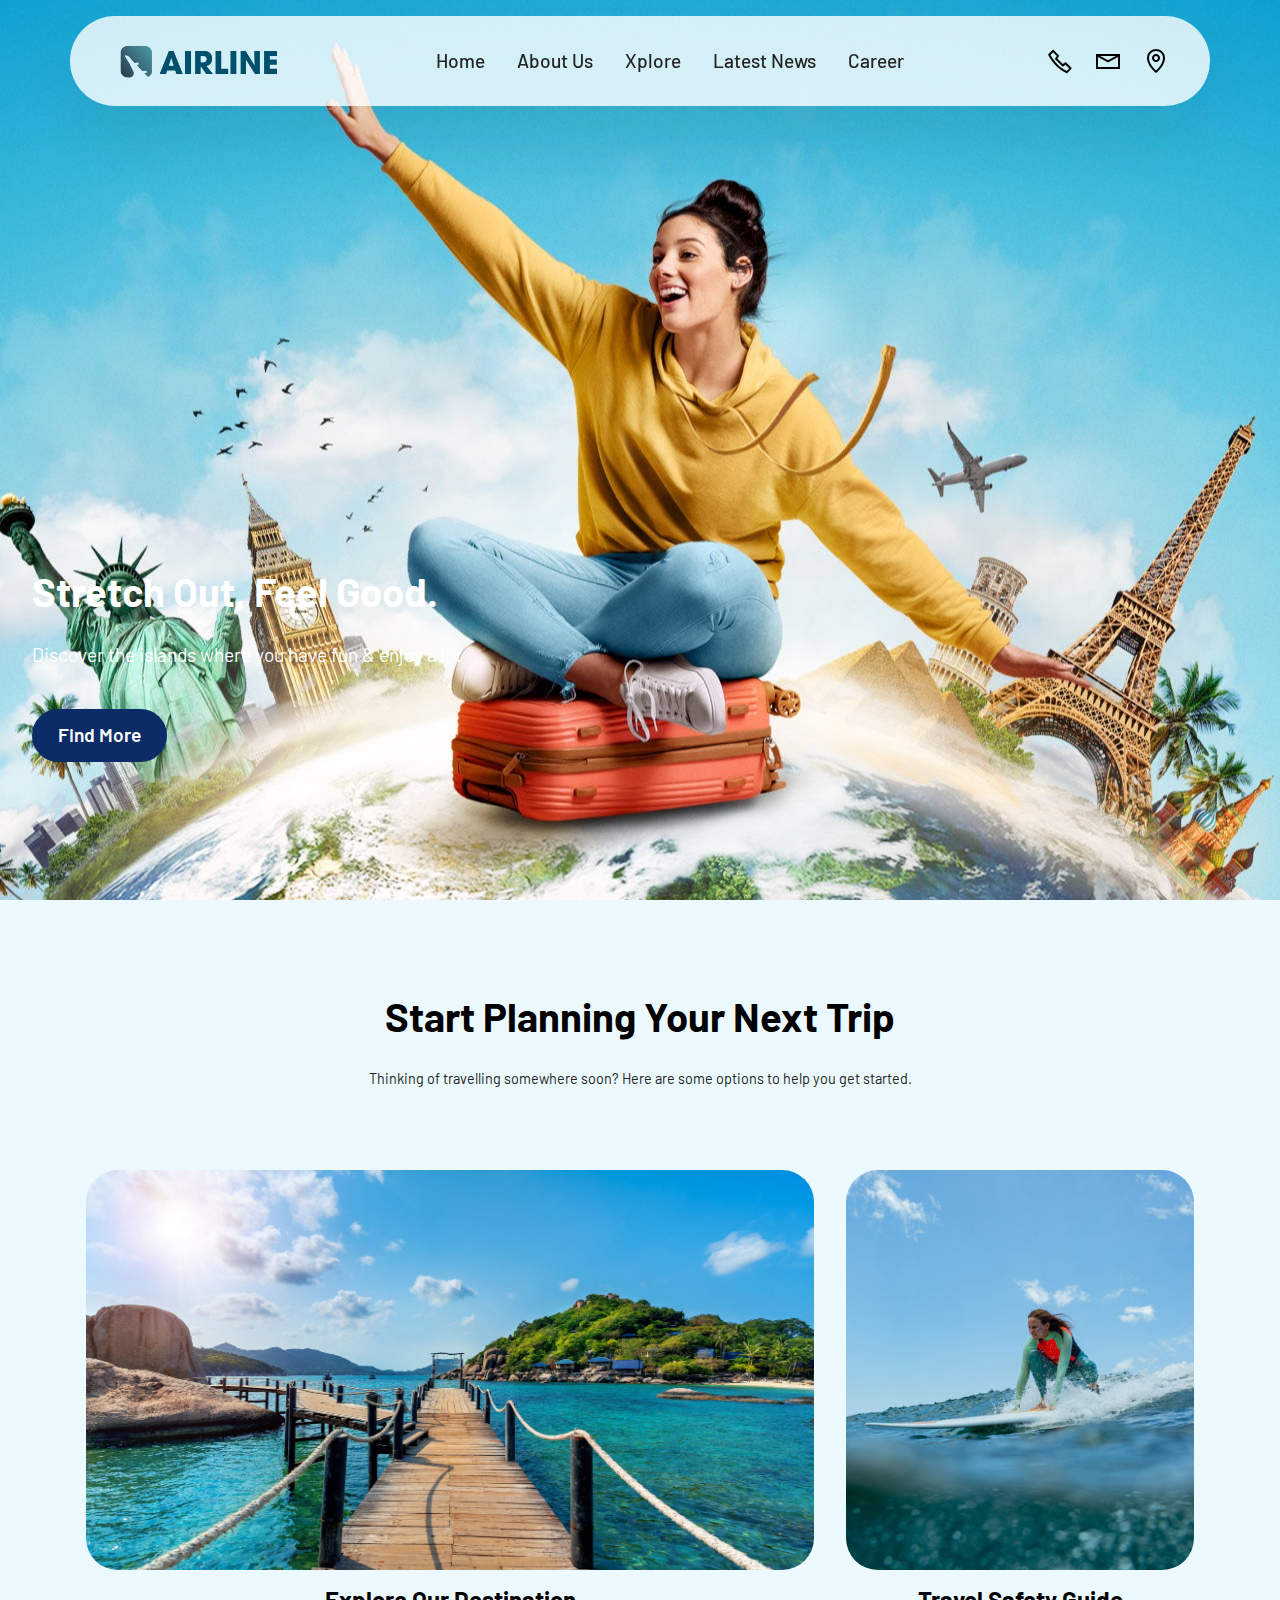
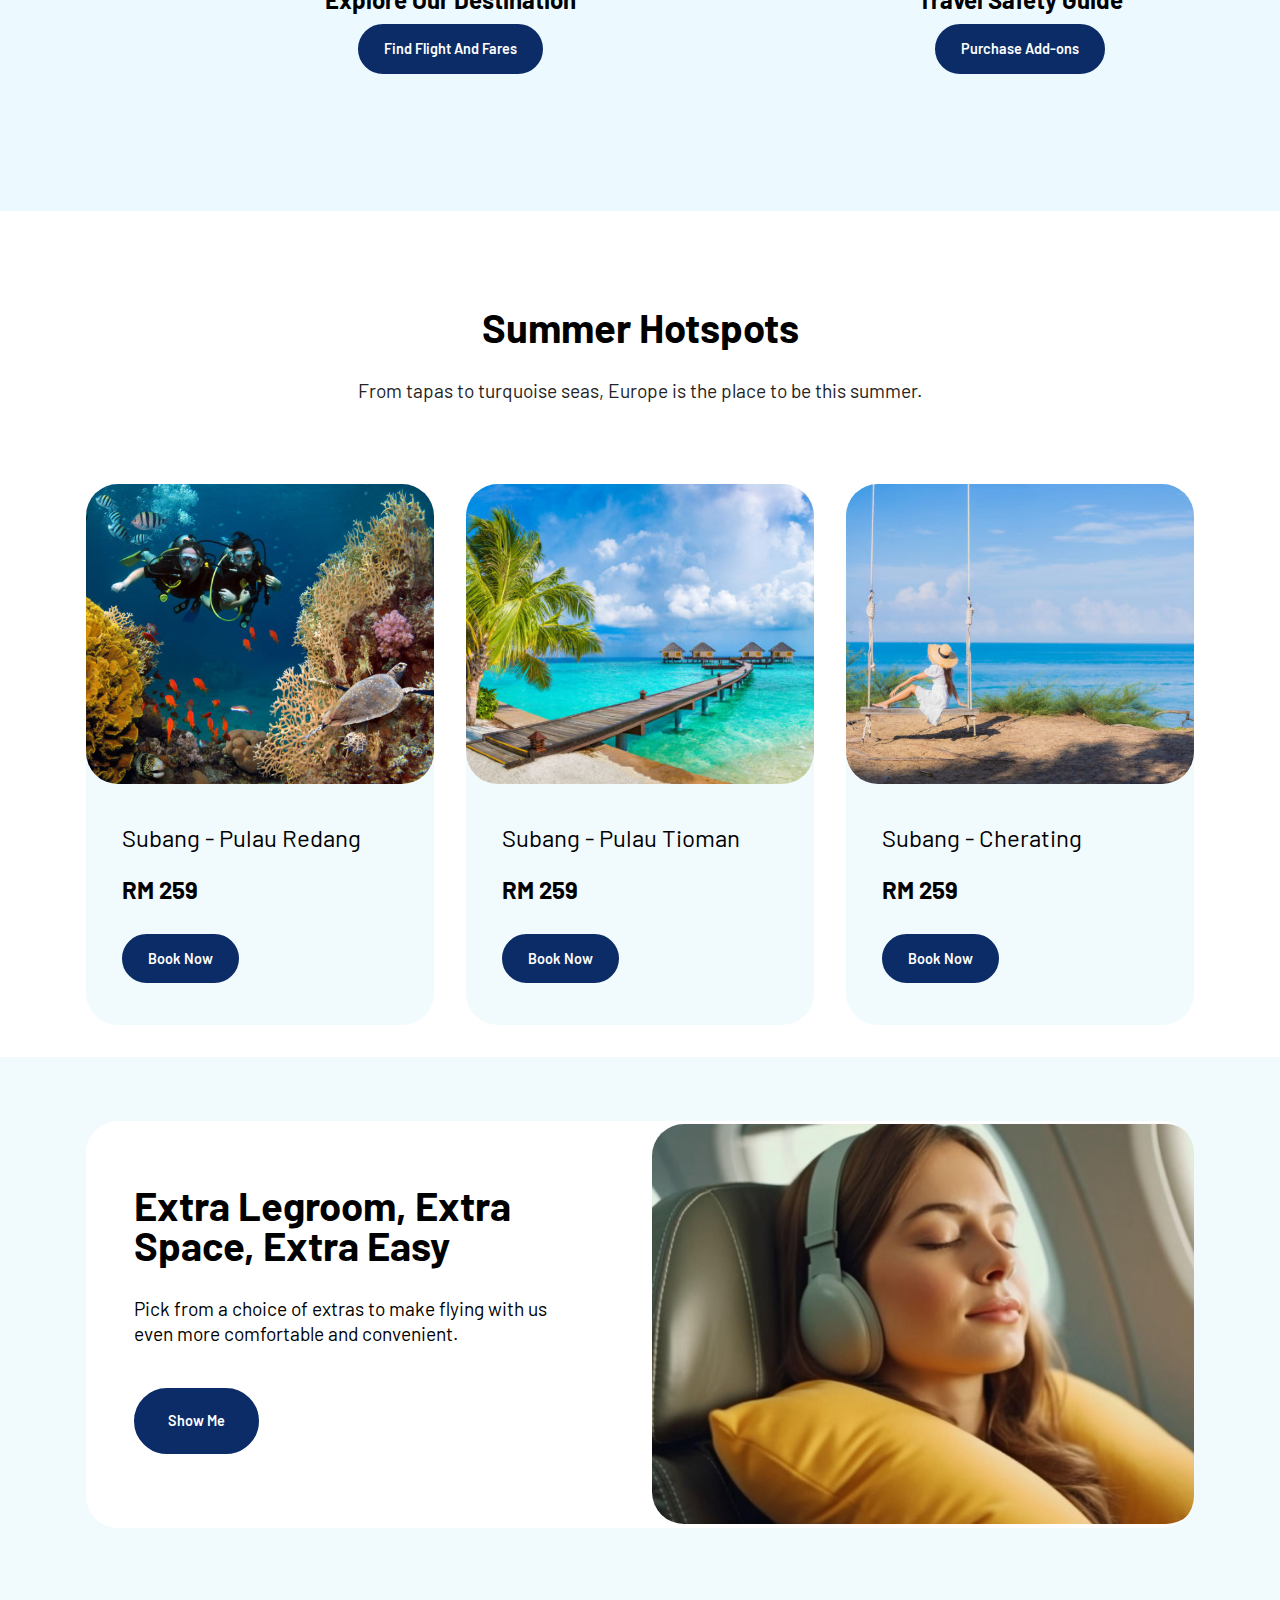
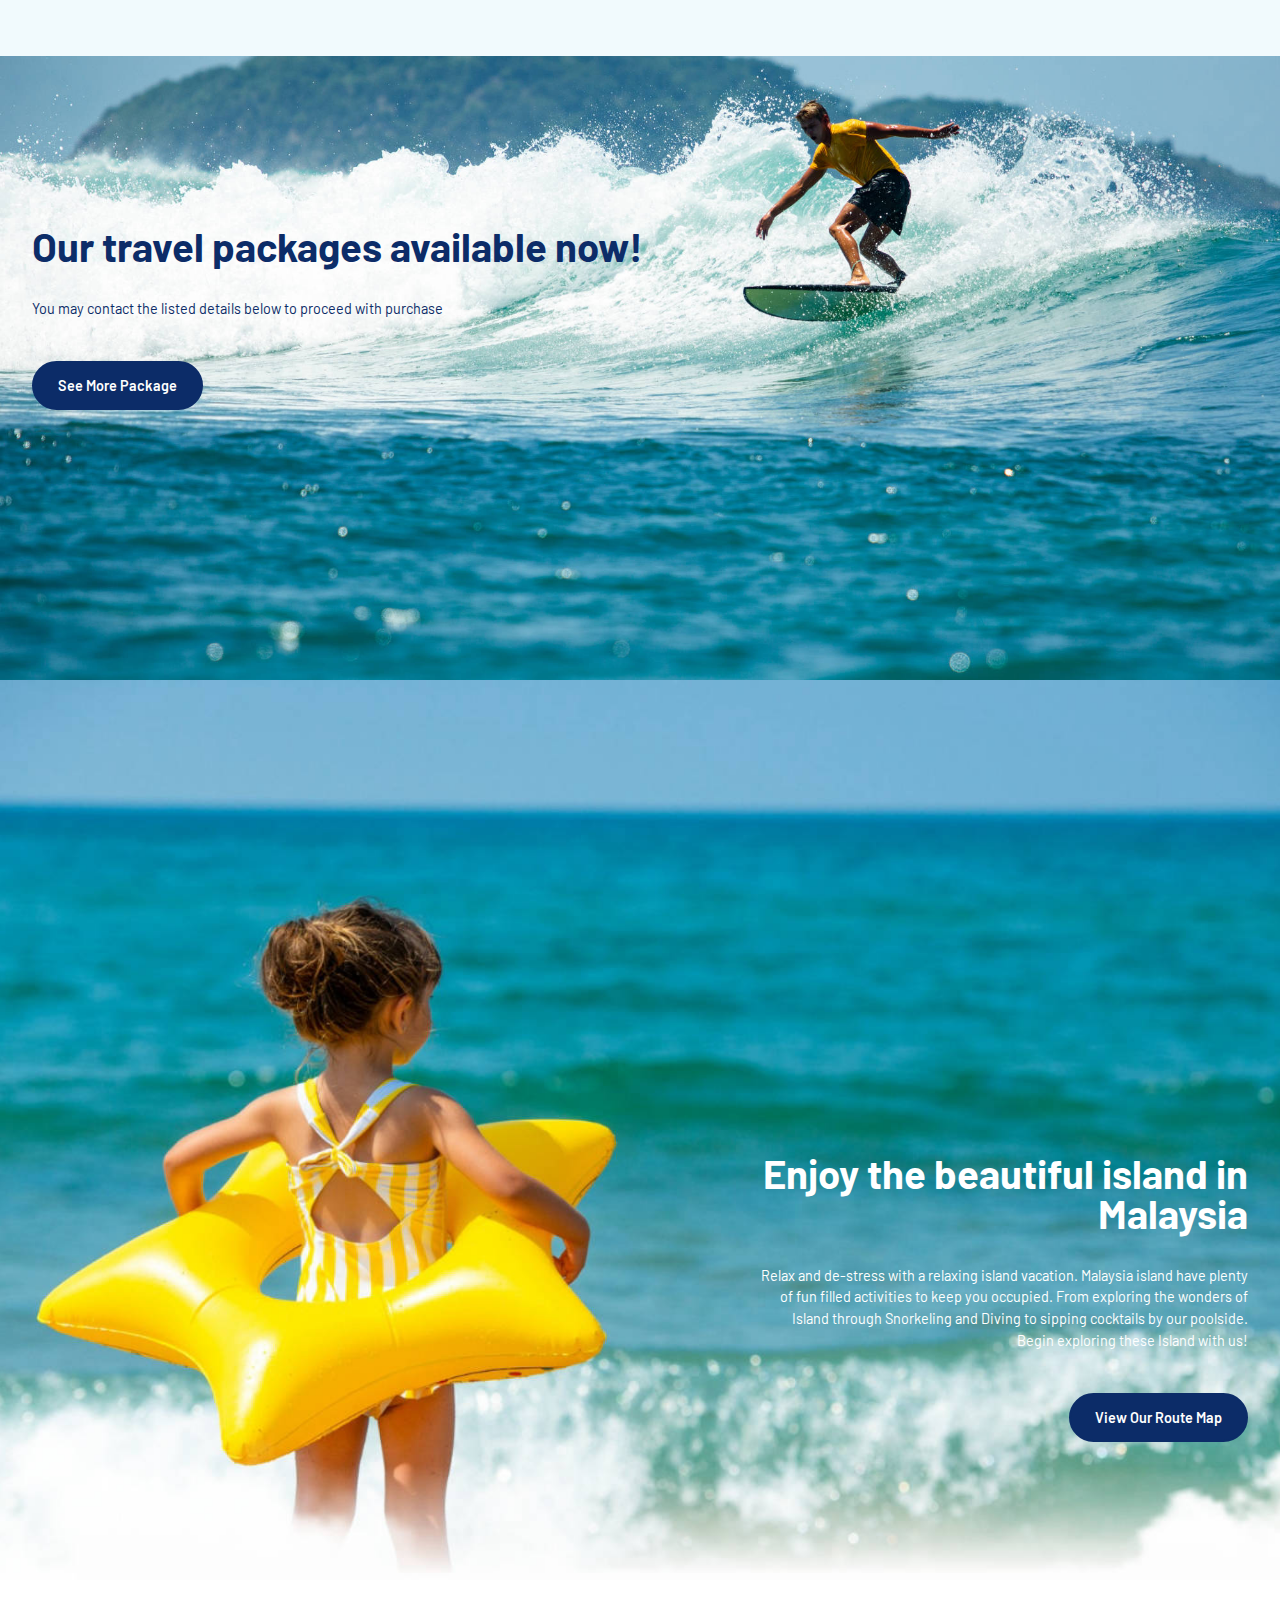
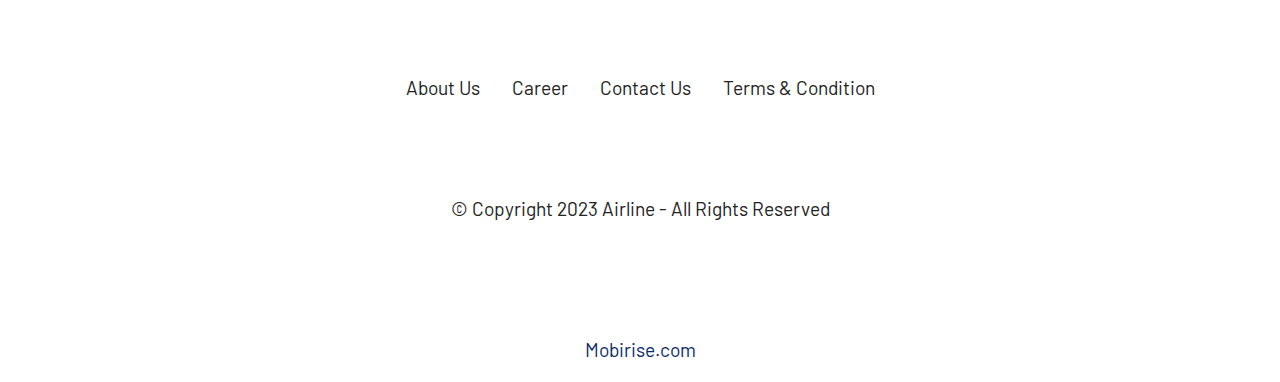
<file: index.html>
<!DOCTYPE html>
<html  >
<head>
  <!-- Site made with Mobirise Website Builder v5.9.4, https://mobirise.com -->
  <meta charset="UTF-8">
  <meta http-equiv="X-UA-Compatible" content="IE=edge">
  <meta name="generator" content="Mobirise v5.9.4, mobirise.com">
  <meta name="twitter:card" content="summary_large_image"/>
  <meta name="twitter:image:src" content="assets/images/index-meta.jpg">
  <meta property="og:image" content="assets/images/index-meta.jpg">
  <meta name="twitter:title" content="Airline">
  <meta name="viewport" content="width=device-width, initial-scale=1, minimum-scale=1">
  <link rel="shortcut icon" href="assets/images/airlineicon-128x130.png" type="image/x-icon">
  <meta name="description" content="Explore destinations, and enjoy a personalized experience. Safe, reliable, and customer-focused, we're here to make your journey exceptional">
  
  
  <title>Airline</title>
  <link rel="stylesheet" href="assets/web/assets/mobirise-icons2/mobirise2.css">
  <link rel="stylesheet" href="assets/bootstrap/css/bootstrap.min.css">
  <link rel="stylesheet" href="assets/bootstrap/css/bootstrap-grid.min.css">
  <link rel="stylesheet" href="assets/bootstrap/css/bootstrap-reboot.min.css">
  <link rel="stylesheet" href="assets/dropdown/css/style.css">
  <link rel="stylesheet" href="assets/socicon/css/styles.css">
  <link rel="stylesheet" href="assets/theme/css/style.css">
  <link rel="preload" href="https://fonts.googleapis.com/css?family=Barlow:100,100i,200,200i,300,300i,400,400i,500,500i,600,600i,700,700i,800,800i,900,900i&display=swap" as="style" onload="this.onload=null;this.rel='stylesheet'">
  <noscript><link rel="stylesheet" href="https://fonts.googleapis.com/css?family=Barlow:100,100i,200,200i,300,300i,400,400i,500,500i,600,600i,700,700i,800,800i,900,900i&display=swap"></noscript>
  <link rel="preload" as="style" href="assets/mobirise/css/mbr-additional.css"><link rel="stylesheet" href="assets/mobirise/css/mbr-additional.css" type="text/css">

  
  
  
</head>
<body>
  
  <section data-bs-version="5.1" class="menu menu2 cid-tOFykGTqa3" once="menu" id="menu02-25">
	

	<nav class="navbar navbar-dropdown navbar-fixed-top navbar-expand-lg">
		<div class="container">
			<div class="navbar-brand">
				<span class="navbar-logo">
					<a href="https://mobiri.se">
						<img src="assets/images/airline-354x94.png" alt="Mobirise Website Builder" style="height: 3rem;">
					</a>
				</span>
				
			</div>
			<button class="navbar-toggler" type="button" data-toggle="collapse" data-bs-toggle="collapse" data-target="#navbarSupportedContent" data-bs-target="#navbarSupportedContent" aria-controls="navbarNavAltMarkup" aria-expanded="false" aria-label="Toggle navigation">
				<div class="hamburger">
					<span></span>
					<span></span>
					<span></span>
					<span></span>
				</div>
			</button>
			<div class="collapse navbar-collapse" id="navbarSupportedContent">
				<ul class="navbar-nav nav-dropdown nav-right" data-app-modern-menu="true"><li class="nav-item"><a class="nav-link link text-black text-primary display-7" href="index.html">Home</a></li>
					<li class="nav-item">
						<a class="nav-link link text-black text-primary display-7" href="aboutusairline.html" aria-expanded="false">About Us</a>
					</li>
					<li class="nav-item">
						<a class="nav-link link text-black text-primary display-7" href="xploreairline.html">Xplore</a>
					</li><li class="nav-item"><a class="nav-link link text-black text-primary display-7" href="latestairline.html">Latest News</a></li><li class="nav-item"><a class="nav-link link text-black text-primary display-7" href="careerairline.html">Career</a></li></ul>
				<div class="icons-menu">
					<a class="iconfont-wrapper" href="https://mobiri.se">
						<span class="p-2 mbr-iconfont mobi-mbri-phone mobi-mbri"></span>
					</a>
					<a class="iconfont-wrapper" href="https://mobiri.se">
						<span class="p-2 mbr-iconfont mobi-mbri-letter mobi-mbri"></span>
					</a>
					<a class="iconfont-wrapper" href="https://mobiri.se">
						<span class="p-2 mbr-iconfont mobi-mbri-map-pin mobi-mbri" style="color: rgb(0, 0, 0); fill: rgb(0, 0, 0);"></span>
					</a>
					
				</div>
				
			</div>
		</div>
	</nav>
</section>

<section data-bs-version="5.1" class="header10 cid-tO0Jzh5xr2 mbr-fullscreen" id="header10-c">
  
  
  <div class="container-fluid">
    <div class="row">
      <div class="content-wrap col-12 col-md-6">
        <h1 class="mbr-section-title mbr-fonts-style mbr-white mb-4 display-2"><strong>Stretch Out, Feel Good.</strong></h1>
        
        <p class="mbr-fonts-style mbr-text mbr-white mb-4 display-7">
          Discover the islands where you have fun &amp; enjoy a lot
        </p>
        <div class="mbr-section-btn"><a class="btn btn-primary display-7" href="https://mobiri.se">Find More</a></div>
      </div>
    </div>
  </div>
</section>

<section data-bs-version="5.1" class="features12 cid-tO0M7boX3P" id="features012-d">
	
	
	<div class="container">
		<div class="row justify-content-center">
			<div class="col-12 content-head">
				<div class="mbr-section-head mb-5">
					<h4 class="mbr-section-title mbr-fonts-style align-center mb-0 display-2"><strong>Start Planning Your Next Trip</strong></h4>
					<h5 class="mbr-section-subtitle mbr-fonts-style mb-0 mt-4 display-4">Thinking of travelling somewhere soon? Here are some options to help you get started.</h5>
				</div>
			</div>
		</div>
		<div class="row mt-4">
			<div class="item features-image col-12 col-md-6 col-lg-8">
				<div class="item-wrapper">
					<div class="item-img mb-3 img-big">
						<img src="assets/images/wooden-bridge-koh-nangyuan-island-surat-thani-thailand-1500x1001.jpg" alt="Mobirise Website Builder" title="">
					</div>
					<div class="item-content align-center">
						
						<h6 class="item-subtitle mbr-fonts-style mb-0 display-5"><strong>Explore Our Destination</strong></h6>
						
						<div class="mbr-section-btn item-footer"><a href="" class="btn item-btn btn-primary display-4">Find Flight And Fares</a></div>
					</div>
				</div>
			</div>
			<div class="item features-image col-12 col-md-6 col-lg-4">
				<div class="item-wrapper">
					<div class="item-img mb-3">
						<img src="assets/images/surfer-blue-wave-816x544.jpg" alt="Mobirise Website Builder" title="">
					</div>
					<div class="item-content align-center">
						
						<h6 class="item-subtitle mbr-fonts-style mb-0 display-5"><strong>Travel Safety Guide</strong></h6>
						
						<div class="mbr-section-btn item-footer"><a href="" class="btn item-btn btn-primary display-4">Purchase Add-ons</a></div>
					</div>
				</div>
			</div>
		</div>
	</div>
</section>

<section data-bs-version="5.1" class="features6 cid-tO0OK6vTQ2" id="features06-e">
	
	
	<div class="container">
		<div class="row justify-content-center">
			<div class="col-12 content-head">
				<div class="mbr-section-head mb-5">
					<h4 class="mbr-section-title mbr-fonts-style align-center mb-0 display-2"><strong>Summer Hotspots</strong></h4>
					<h5 class="mbr-section-subtitle mbr-fonts-style align-center mb-0 mt-4 display-7">From tapas to turquoise seas, Europe is the place to be this summer.</h5>
					
				</div>
			</div>
		</div>
		<div class="row mt-4">
			<div class="item features-image col-12 col-md-6 col-lg-4">
				<div class="item-wrapper">
					<div class="item-img">
						<img src="assets/images/loving-couple-dives-among-corals-fishes-ocean-696x464.jpg" alt="Mobirise Website Builder">
					</div>
					<div class="item-content">
						<h5 class="item-title mbr-fonts-style display-5">Subang - Pulau Redang<strong><br></strong></h5>
						<p class="mbr-text mbr-fonts-style mt-2 display-5"><strong>RM 259</strong><br>
						</p>
						<div class="mbr-section-btn item-footer"><a href="" class="btn btn-primary item-btn display-4">Book Now</a></div>
					</div>
				</div>
			</div>
			<div class="item features-image col-12 col-md-6 col-lg-4">
				<div class="item-wrapper">
					<div class="item-img">
						<img src="assets/images/water-villas-bungalows-maldives-696x353.jpg" alt="Mobirise Website Builder">
					</div>
					<div class="item-content">
						<h5 class="item-title mbr-fonts-style display-5">Subang - Pulau Tioman</h5>
						<p class="mbr-text mbr-fonts-style mt-2 display-5"><strong>
							RM 259
						</strong></p>
						<div class="mbr-section-btn item-footer"><a href="" class="btn btn-primary item-btn display-4">Book Now</a></div>
					</div>
				</div>
			</div>
			<div class="item features-image col-12 col-md-6 col-lg-4">
				<div class="item-wrapper">
					<div class="item-img">
						<img src="assets/images/portrait-beautiful-young-asian-woman-relax-smile-swing-around-beach-sea-ocean-nature-travel-vacation-696x464.jpg" alt="Mobirise Website Builder">
					</div>
					<div class="item-content">
						<h5 class="item-title mbr-fonts-style display-5">Subang - Cherating</h5>
						<p class="mbr-text mbr-fonts-style mt-2 display-5"><strong>
							RM 259</strong><br>
						</p>
						<div class="mbr-section-btn item-footer"><a href="" class="btn btn-primary item-btn display-4">Book Now</a></div>
					</div>
				</div>
			</div>
		</div>
	</div>
</section>

<section data-bs-version="5.1" class="article05 cid-tO0QjGjS5u" id="article05-f">
  

  
  

  <div class="container">
    <div class="row justify-content-center align-items-center">
      <div class="col-12">
        <div class="card-wrapper">
          <div class="row">
            <div class="col-12 col-md-12 col-lg-6 image-wrapper">
              <img class="w-100" src="assets/images/girl-places-cushion-beneath-neck-before-flight-generative-ai-1092x612.jpg" alt="Mobirise Website Builder">
            </div>
            <div class="col-12 col-lg col-md-12">
              <div class="text-wrapper align-left">
                <h1 class="mbr-section-title mbr-fonts-style mb-4 display-2"><strong>Extra Legroom, Extra Space, Extra Easy</strong></h1>
                <p class="mbr-text mbr-fonts-style mb-4 display-7">
                  Pick from a choice of extras to make flying with us even more comfortable and convenient.<br>
                </p>
                <div class="mbr-section-btn mt-3"><a class="btn btn-lg btn-primary display-4" href="https://mobiri.se">Show Me</a></div>
              </div>
            </div>
          </div>
        </div>
      </div>
    </div>
  </div>
</section>

<section data-bs-version="5.1" class="header10 cid-tO0Wsafqgb" id="header10-g">
  
  
  <div class="container-fluid">
    <div class="row">
      <div class="content-wrap col-12 col-md-11">
        <h1 class="mbr-section-title mbr-fonts-style mbr-white mb-4 display-2"><strong>Our travel packages available now!</strong></h1>
        
        <p class="mbr-fonts-style mbr-text mbr-white mb-4 display-4">
          You may contact the listed details below to proceed with purchase
        </p>
        <div class="mbr-section-btn"><a class="btn btn-primary display-4" href="xploreairline.html">See More Package</a></div>
      </div>
    </div>
  </div>
</section>

<section data-bs-version="5.1" class="header10 cid-tO12JT53Hf mbr-fullscreen" id="header10-j">
  
  
  <div class="container-fluid">
    <div class="row">
      <div class="content-wrap col-12 col-md-5">
        <h1 class="mbr-section-title mbr-fonts-style mbr-white mb-4 display-2"><strong>Enjoy the beautiful island in Malaysia</strong></h1>
        
        <p class="mbr-fonts-style mbr-text mbr-white mb-4 display-4">
          Relax and de-stress with a relaxing island vacation. Malaysia island have plenty of fun filled activities to keep you occupied. From exploring the wonders of Island through Snorkeling and Diving to sipping cocktails by our poolside. Begin exploring these Island with us!
        </p>
        <div class="mbr-section-btn"><a class="btn btn-primary display-4" href="https://mobiri.se">View Our Route Map</a></div>
      </div>
    </div>
  </div>
</section>

<section data-bs-version="5.1" class="footer3 programm5 cid-tNlPNeyeSO" once="footers" id="footer03-5">

        

    

    <div class="container">
        <div class="row">

            <div class="row-links mb-4">
                <ul class="header-menu">
                  
                  
                  
                  
                <li class="header-menu-item mbr-fonts-style display-7">About Us</li><li class="header-menu-item mbr-fonts-style display-7">Career</li><li class="header-menu-item mbr-fonts-style display-7">Contact Us</li><li class="header-menu-item mbr-fonts-style display-7">Terms &amp; Condition</li></ul>
              </div>

            <div class="col-12">
                
            </div>
            <div class="col-12 mt-5">
                <p class="mbr-fonts-style copyright display-7">
                    © Copyright 2023 Airline - All Rights Reserved
                </p>
            </div>
        </div>
    </div>
</section><section class="display-7" style="padding: 0;align-items: center;justify-content: center;flex-wrap: wrap;    align-content: center;display: flex;position: relative;height: 4rem;"><a href="https://mobiri.se/3068493" style="flex: 1 1;height: 4rem;position: absolute;width: 100%;z-index: 1;"><img alt="" style="height: 4rem;" src="[data-uri]"></a><p style="margin: 0;text-align: center;" class="display-7">&#8204;</p><a style="z-index:1" href="https://mobirise.com">Mobirise.com </a></section><script src="assets/bootstrap/js/bootstrap.bundle.min.js"></script>  <script src="assets/smoothscroll/smooth-scroll.js"></script>  <script src="assets/ytplayer/index.js"></script>  <script src="assets/dropdown/js/navbar-dropdown.js"></script>  <script src="assets/theme/js/script.js"></script>  
  
  
</body>
</html>
</file>
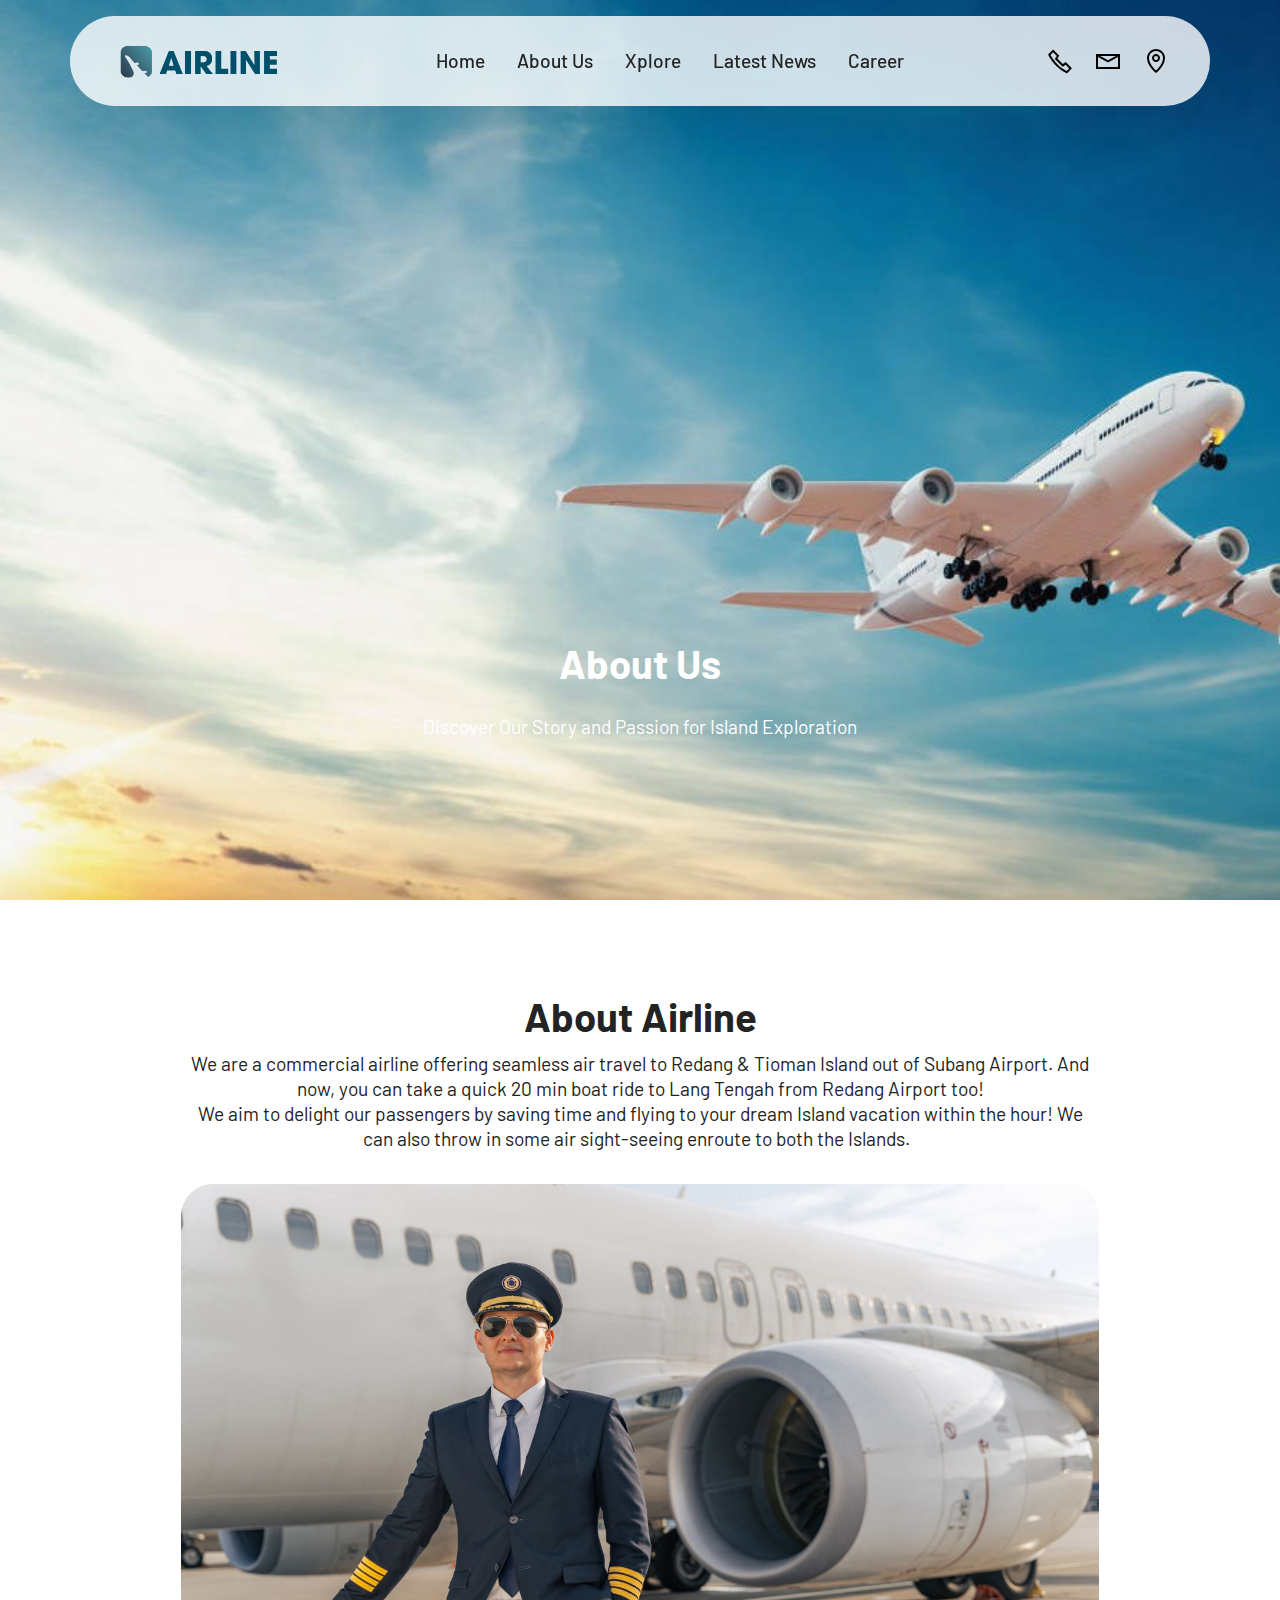
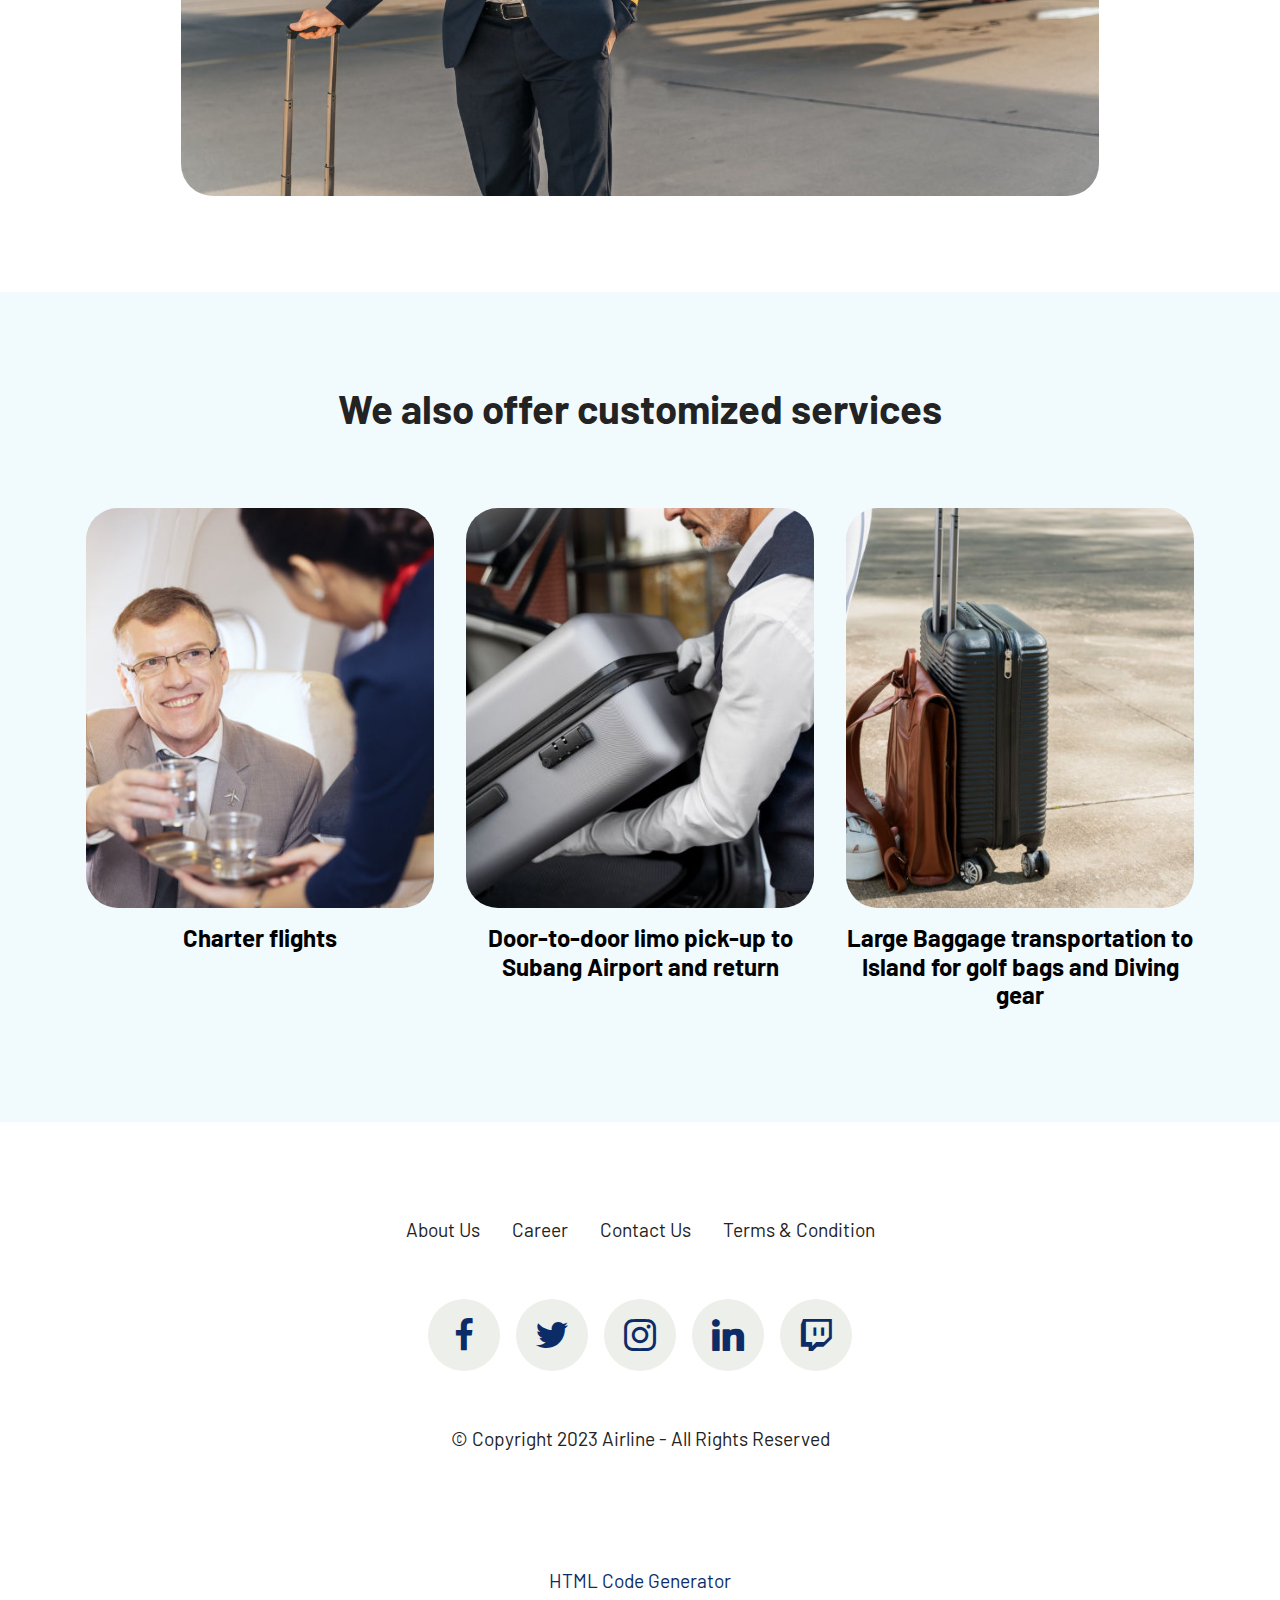
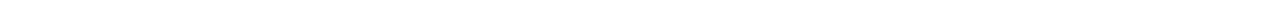
<file: aboutusairline.html>
<!DOCTYPE html>
<html  >
<head>
  <!-- Site made with Mobirise Website Builder v5.9.4, https://mobirise.com -->
  <meta charset="UTF-8">
  <meta http-equiv="X-UA-Compatible" content="IE=edge">
  <meta name="generator" content="Mobirise v5.9.4, mobirise.com">
  <meta name="twitter:card" content="summary_large_image"/>
  <meta name="twitter:image:src" content="assets/images/aboutusairline-meta.jpg">
  <meta property="og:image" content="assets/images/aboutusairline-meta.jpg">
  <meta name="twitter:title" content="About Us Airline">
  <meta name="viewport" content="width=device-width, initial-scale=1, minimum-scale=1">
  <link rel="shortcut icon" href="assets/images/airlineicon-128x130.png" type="image/x-icon">
  <meta name="description" content="Welcome to Airline, where we soar above expectations. Discover seamless travel experiences, exceptional service, and a world of destinations at your fingertips. Fly with us and experience the difference.">
  
  
  <title>About Us Airline</title>
  <link rel="stylesheet" href="assets/web/assets/mobirise-icons2/mobirise2.css">
  <link rel="stylesheet" href="assets/bootstrap/css/bootstrap.min.css">
  <link rel="stylesheet" href="assets/bootstrap/css/bootstrap-grid.min.css">
  <link rel="stylesheet" href="assets/bootstrap/css/bootstrap-reboot.min.css">
  <link rel="stylesheet" href="assets/dropdown/css/style.css">
  <link rel="stylesheet" href="assets/socicon/css/styles.css">
  <link rel="stylesheet" href="assets/theme/css/style.css">
  <link rel="preload" href="https://fonts.googleapis.com/css?family=Barlow:100,100i,200,200i,300,300i,400,400i,500,500i,600,600i,700,700i,800,800i,900,900i&display=swap" as="style" onload="this.onload=null;this.rel='stylesheet'">
  <noscript><link rel="stylesheet" href="https://fonts.googleapis.com/css?family=Barlow:100,100i,200,200i,300,300i,400,400i,500,500i,600,600i,700,700i,800,800i,900,900i&display=swap"></noscript>
  <link rel="preload" as="style" href="assets/mobirise/css/mbr-additional.css"><link rel="stylesheet" href="assets/mobirise/css/mbr-additional.css" type="text/css">

  
  
  
</head>
<body>
  
  <section data-bs-version="5.1" class="menu menu2 cid-tOFykGTqa3" once="menu" id="menu02-25">
	

	<nav class="navbar navbar-dropdown navbar-fixed-top navbar-expand-lg">
		<div class="container">
			<div class="navbar-brand">
				<span class="navbar-logo">
					<a href="https://mobiri.se">
						<img src="assets/images/airline-354x94.png" alt="Mobirise Website Builder" style="height: 3rem;">
					</a>
				</span>
				
			</div>
			<button class="navbar-toggler" type="button" data-toggle="collapse" data-bs-toggle="collapse" data-target="#navbarSupportedContent" data-bs-target="#navbarSupportedContent" aria-controls="navbarNavAltMarkup" aria-expanded="false" aria-label="Toggle navigation">
				<div class="hamburger">
					<span></span>
					<span></span>
					<span></span>
					<span></span>
				</div>
			</button>
			<div class="collapse navbar-collapse" id="navbarSupportedContent">
				<ul class="navbar-nav nav-dropdown nav-right" data-app-modern-menu="true"><li class="nav-item"><a class="nav-link link text-black text-primary display-7" href="index.html">Home</a></li>
					<li class="nav-item">
						<a class="nav-link link text-black text-primary display-7" href="aboutusairline.html" aria-expanded="false">About Us</a>
					</li>
					<li class="nav-item">
						<a class="nav-link link text-black text-primary display-7" href="xploreairline.html">Xplore</a>
					</li><li class="nav-item"><a class="nav-link link text-black text-primary display-7" href="latestairline.html">Latest News</a></li><li class="nav-item"><a class="nav-link link text-black text-primary display-7" href="careerairline.html">Career</a></li></ul>
				<div class="icons-menu">
					<a class="iconfont-wrapper" href="https://mobiri.se">
						<span class="p-2 mbr-iconfont mobi-mbri-phone mobi-mbri"></span>
					</a>
					<a class="iconfont-wrapper" href="https://mobiri.se">
						<span class="p-2 mbr-iconfont mobi-mbri-letter mobi-mbri"></span>
					</a>
					<a class="iconfont-wrapper" href="https://mobiri.se">
						<span class="p-2 mbr-iconfont mobi-mbri-map-pin mobi-mbri" style="color: rgb(0, 0, 0); fill: rgb(0, 0, 0);"></span>
					</a>
					
				</div>
				
			</div>
		</div>
	</nav>
</section>

<section data-bs-version="5.1" class="header09 cid-tOppIfkgJt mbr-fullscreen" id="header09-1l">
	
	
	<div class="container">
		<div class="row">
			<div class="content-wrap col-12 col-md-8">
				<h1 class="mbr-section-title mbr-fonts-style mbr-white mb-4 display-2"><strong>About Us</strong></h1>
				
				<p class="mbr-fonts-style mbr-text mbr-white mb-4 display-7">
					Discover Our Story and Passion for Island Exploration
				</p>
				
			</div>
		</div>
	</div>
</section>

<section data-bs-version="5.1" class="image3 cid-tOAX6vV5Bx" id="image03-1w">
  

  
  

  <div class="container">
    <div class="row justify-content-center">
      <div class="col-12 col-lg-10">
        <h4 class="mbr-description mbr-fonts-style mb-3 align-center display-2">
          <strong>About Airline</strong></h4>
        <p class="mbr-description mbr-fonts-style mb-4 align-center display-7">We are a commercial airline offering seamless air travel to Redang &amp; Tioman Island out of Subang Airport. And now, you can take a quick 20 min boat ride to Lang Tengah from Redang Airport too!   <br>We aim to delight our passengers by saving time and flying to your dream Island vacation within the hour! We can also throw in some air sight-seeing enroute to both the Islands.&nbsp;&nbsp;</p>
        <div class="image-wrapper">
          <img class="w-100" src="assets/images/confident-pilot-smiling-front-big-plane-1500x1000.jpg" alt="Mobirise Website Builder">
        </div>
      </div>
    </div>
  </div>
</section>

<section data-bs-version="5.1" class="people3 cid-tOAYgUnNJo" id="people03-1y">
	
	
	<div class="container">
		<div class="row justify-content-center">
			<div class="col-12 content-head">
				<div class="mbr-section-head mb-5">
					<h4 class="mbr-section-title mbr-fonts-style align-center mb-0 display-2"><strong>We also offer customized services</strong></h4>
					
				</div>
			</div>
		</div>
		<div class="row">
			<div class="item features-image col-12 col-md-6 col-lg-4">
				<div class="item-wrapper">
					<div class="item-img mb-3">
						<img src="assets/images/passenger-have-water-served-by-air-hostess-airplane-flight-attendants-serve-board-696x464.jpg" alt="Mobirise Website Builder" title="">
					</div>
					<div class="item-content align-left">
						
						<h6 class="item-subtitle mbr-fonts-style mb-3 display-5"><strong>Charter flights</strong></h6>
						
					</div>
					
				</div>
			</div>
			<div class="item features-image col-12 col-md-6 col-lg-4">
				<div class="item-wrapper">
					<div class="item-img mb-3">
						<img src="assets/images/valet-holding-baggage-side-view-696x464.jpg" alt="Mobirise Website Builder" title="">
					</div>
					<div class="item-content align-left">
						
						<h6 class="item-subtitle mbr-fonts-style mb-3 display-5"><strong>Door-to-door limo pick-up to Subang Airport and return</strong></h6>
						
					</div>
					
				</div>
			</div>
			<div class="item features-image col-12 col-md-6 col-lg-4">
				<div class="item-wrapper">
					<div class="item-img mb-3">
						<img src="assets/images/low-section-female-tourist-standing-road-with-luggage-leather-bag-696x464.jpg" alt="Mobirise Website Builder" title="">
					</div>
					<div class="item-content align-left">
						
						<h6 class="item-subtitle mbr-fonts-style mb-3 display-5"><strong>Large Baggage transportation to Island for golf bags and Diving gear</strong></h6>
						
					</div>
					
				</div>
			</div>
		</div>
	</div>
</section>

<section data-bs-version="5.1" class="footer3 programm5 cid-tOppIh1Tdd" once="footers" id="footer03-1q">

        

    

    <div class="container">
        <div class="row">

            <div class="row-links mb-4">
                <ul class="header-menu">
                  
                  
                  
                  
                <li class="header-menu-item mbr-fonts-style display-7">About Us</li><li class="header-menu-item mbr-fonts-style display-7">Career</li><li class="header-menu-item mbr-fonts-style display-7">Contact Us</li><li class="header-menu-item mbr-fonts-style display-7">Terms &amp; Condition</li></ul>
              </div>

            <div class="col-12">
                <div class="social-row">
                    <div class="soc-item">
                        <a href="https://mobiri.se/" target="_blank">
                            <span class="mbr-iconfont socicon socicon-facebook display-7"></span>
                        </a>
                    </div>
                    <div class="soc-item">
                        <a href="https://mobiri.se/" target="_blank">
                            <span class="mbr-iconfont socicon-twitter socicon"></span>
                        </a>
                    </div>
                    <div class="soc-item">
                        <a href="https://mobiri.se/" target="_blank">
                            <span class="mbr-iconfont socicon-instagram socicon"></span>
                        </a>
                    </div>
                    <div class="soc-item">
                        <a href="https://mobiri.se/" target="_blank">
                            <span class="mbr-iconfont socicon socicon-linkedin"></span>
                        </a>
                    </div>
                    <div class="soc-item">
                        <a href="https://mobiri.se/" target="_blank">
                            <span class="mbr-iconfont socicon socicon-twitch"></span>
                        </a>
                    </div>
                </div>
            </div>
            <div class="col-12 mt-5">
                <p class="mbr-fonts-style copyright display-7">
                    © Copyright 2023 Airline - All Rights Reserved
                </p>
            </div>
        </div>
    </div>
</section><section class="display-7" style="padding: 0;align-items: center;justify-content: center;flex-wrap: wrap;    align-content: center;display: flex;position: relative;height: 4rem;"><a href="https://mobiri.se/3068493" style="flex: 1 1;height: 4rem;position: absolute;width: 100%;z-index: 1;"><img alt="" style="height: 4rem;" src="[data-uri]"></a><p style="margin: 0;text-align: center;" class="display-7">&#8204;</p><a style="z-index:1" href="https://mobirise.com/builder/html-code-generator.html">HTML Code Generator</a></section><script src="assets/bootstrap/js/bootstrap.bundle.min.js"></script>  <script src="assets/smoothscroll/smooth-scroll.js"></script>  <script src="assets/ytplayer/index.js"></script>  <script src="assets/dropdown/js/navbar-dropdown.js"></script>  <script src="assets/theme/js/script.js"></script>  
  
  
</body>
</html>
</file>
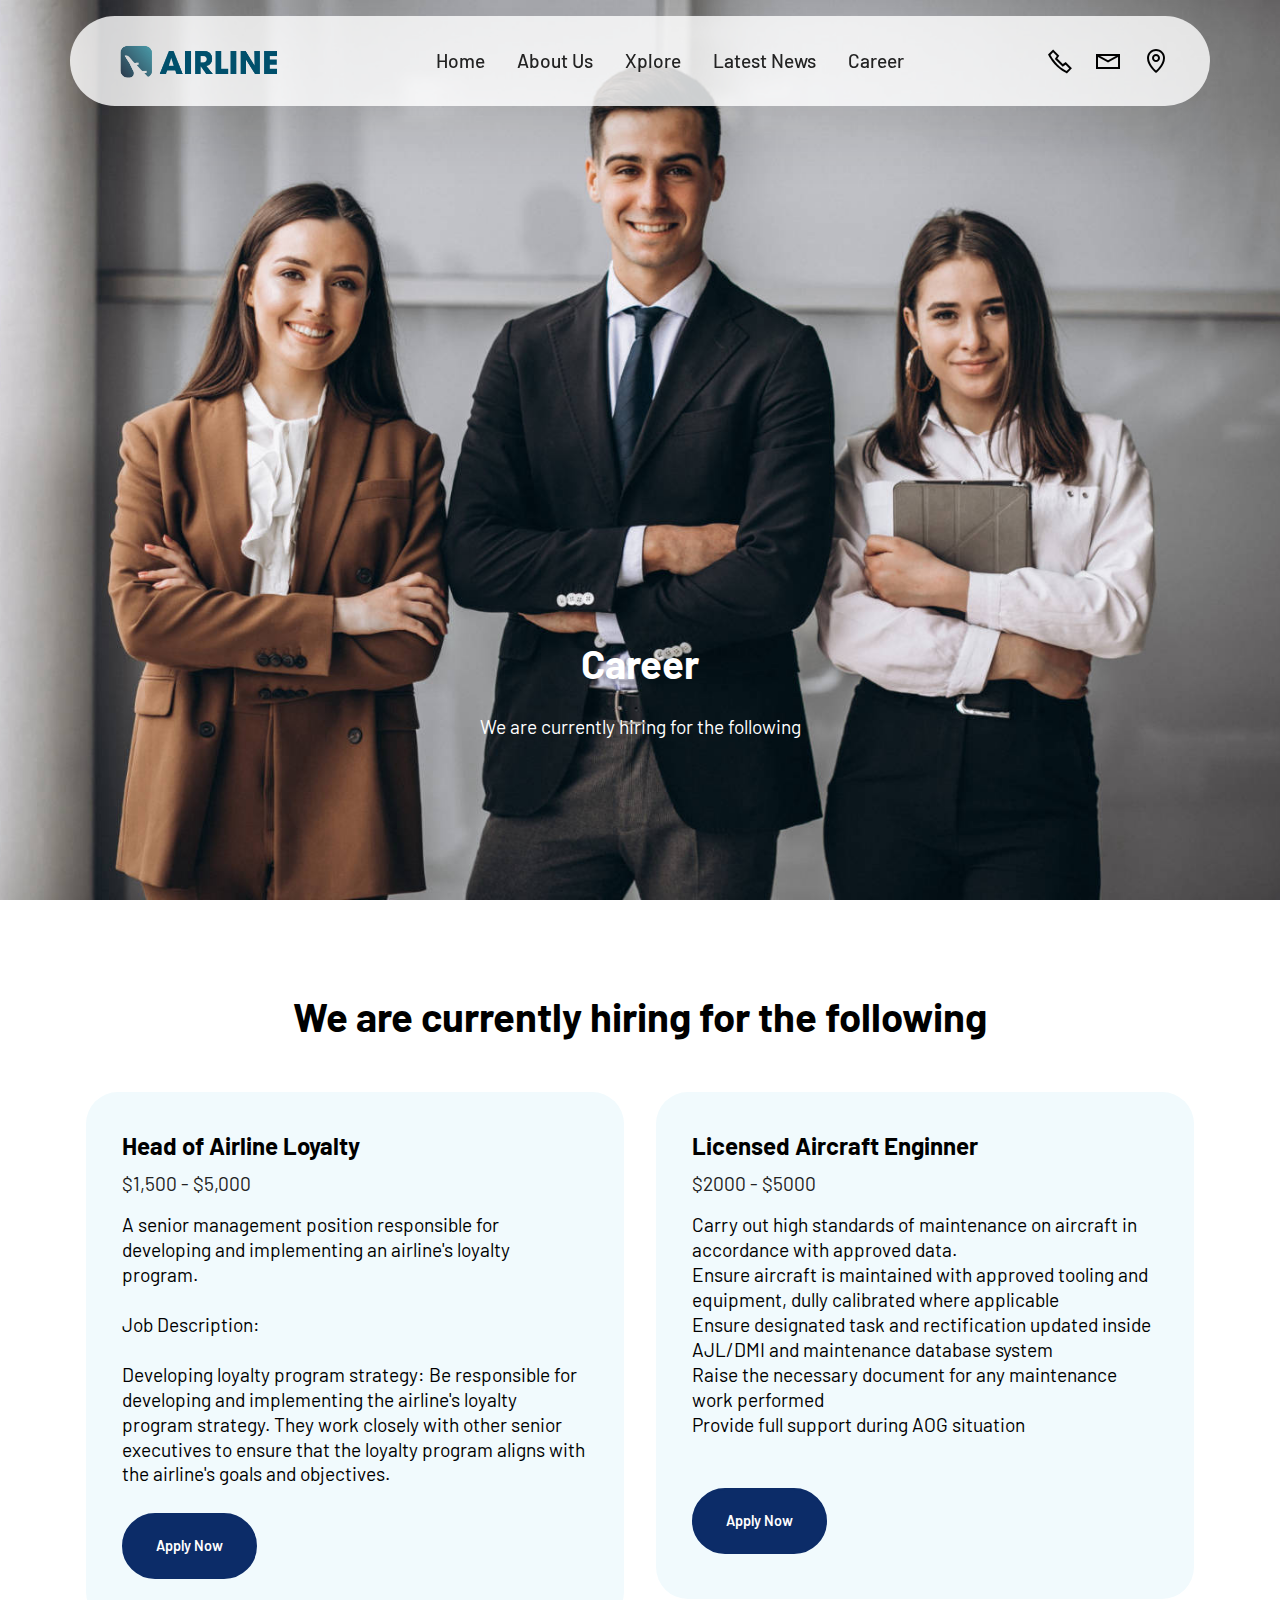
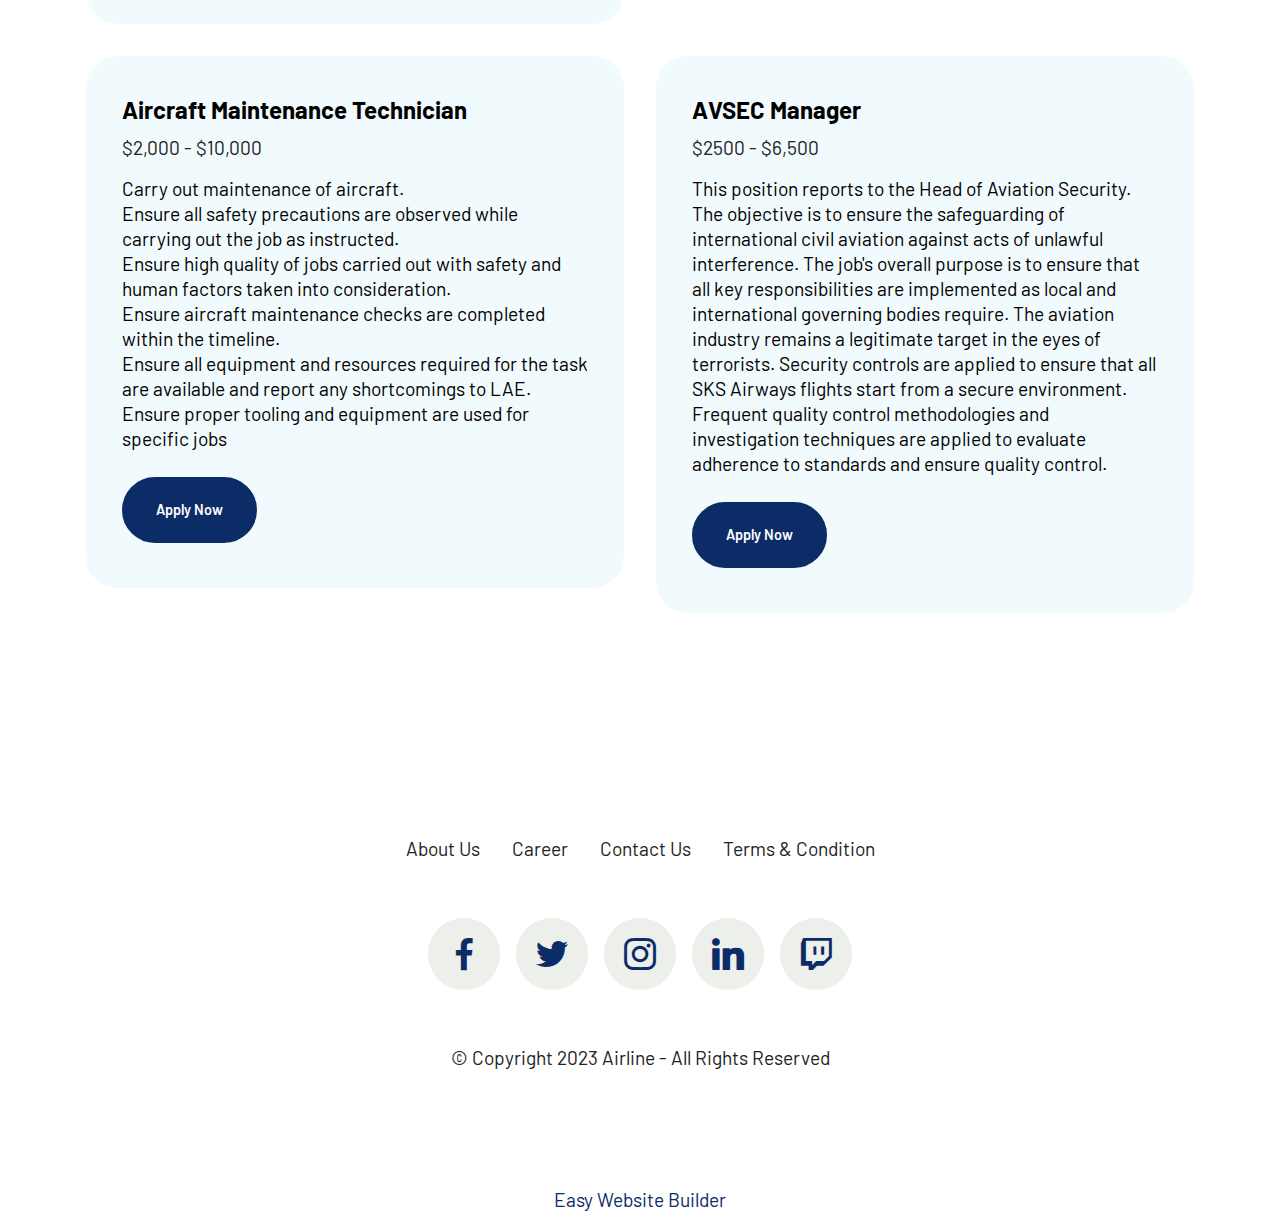
<file: careerairline.html>
<!DOCTYPE html>
<html  >
<head>
  <!-- Site made with Mobirise Website Builder v5.9.4, https://mobirise.com -->
  <meta charset="UTF-8">
  <meta http-equiv="X-UA-Compatible" content="IE=edge">
  <meta name="generator" content="Mobirise v5.9.4, mobirise.com">
  <meta name="twitter:card" content="summary_large_image"/>
  <meta name="twitter:image:src" content="assets/images/careerairline-meta.jpg">
  <meta property="og:image" content="assets/images/careerairline-meta.jpg">
  <meta name="twitter:title" content="Career Airline">
  <meta name="viewport" content="width=device-width, initial-scale=1, minimum-scale=1">
  <link rel="shortcut icon" href="assets/images/airlineicon-128x130.png" type="image/x-icon">
  <meta name="description" content="Explore exciting career opportunities in the aviation industry with us. Join our airline team and soar to new heights in your career journey.">
  
  
  <title>Career Airline</title>
  <link rel="stylesheet" href="assets/web/assets/mobirise-icons2/mobirise2.css">
  <link rel="stylesheet" href="assets/bootstrap/css/bootstrap.min.css">
  <link rel="stylesheet" href="assets/bootstrap/css/bootstrap-grid.min.css">
  <link rel="stylesheet" href="assets/bootstrap/css/bootstrap-reboot.min.css">
  <link rel="stylesheet" href="assets/dropdown/css/style.css">
  <link rel="stylesheet" href="assets/socicon/css/styles.css">
  <link rel="stylesheet" href="assets/theme/css/style.css">
  <link rel="preload" href="https://fonts.googleapis.com/css?family=Barlow:100,100i,200,200i,300,300i,400,400i,500,500i,600,600i,700,700i,800,800i,900,900i&display=swap" as="style" onload="this.onload=null;this.rel='stylesheet'">
  <noscript><link rel="stylesheet" href="https://fonts.googleapis.com/css?family=Barlow:100,100i,200,200i,300,300i,400,400i,500,500i,600,600i,700,700i,800,800i,900,900i&display=swap"></noscript>
  <link rel="preload" as="style" href="assets/mobirise/css/mbr-additional.css"><link rel="stylesheet" href="assets/mobirise/css/mbr-additional.css" type="text/css">

  
  
  
</head>
<body>
  
  <section data-bs-version="5.1" class="menu menu2 cid-tOFykGTqa3" once="menu" id="menu02-25">
	

	<nav class="navbar navbar-dropdown navbar-fixed-top navbar-expand-lg">
		<div class="container">
			<div class="navbar-brand">
				<span class="navbar-logo">
					<a href="https://mobiri.se">
						<img src="assets/images/airline-354x94.png" alt="Mobirise Website Builder" style="height: 3rem;">
					</a>
				</span>
				
			</div>
			<button class="navbar-toggler" type="button" data-toggle="collapse" data-bs-toggle="collapse" data-target="#navbarSupportedContent" data-bs-target="#navbarSupportedContent" aria-controls="navbarNavAltMarkup" aria-expanded="false" aria-label="Toggle navigation">
				<div class="hamburger">
					<span></span>
					<span></span>
					<span></span>
					<span></span>
				</div>
			</button>
			<div class="collapse navbar-collapse" id="navbarSupportedContent">
				<ul class="navbar-nav nav-dropdown nav-right" data-app-modern-menu="true"><li class="nav-item"><a class="nav-link link text-black text-primary display-7" href="index.html">Home</a></li>
					<li class="nav-item">
						<a class="nav-link link text-black text-primary display-7" href="aboutusairline.html" aria-expanded="false">About Us</a>
					</li>
					<li class="nav-item">
						<a class="nav-link link text-black text-primary display-7" href="xploreairline.html">Xplore</a>
					</li><li class="nav-item"><a class="nav-link link text-black text-primary display-7" href="latestairline.html">Latest News</a></li><li class="nav-item"><a class="nav-link link text-black text-primary display-7" href="careerairline.html">Career</a></li></ul>
				<div class="icons-menu">
					<a class="iconfont-wrapper" href="https://mobiri.se">
						<span class="p-2 mbr-iconfont mobi-mbri-phone mobi-mbri"></span>
					</a>
					<a class="iconfont-wrapper" href="https://mobiri.se">
						<span class="p-2 mbr-iconfont mobi-mbri-letter mobi-mbri"></span>
					</a>
					<a class="iconfont-wrapper" href="https://mobiri.se">
						<span class="p-2 mbr-iconfont mobi-mbri-map-pin mobi-mbri" style="color: rgb(0, 0, 0); fill: rgb(0, 0, 0);"></span>
					</a>
					
				</div>
				
			</div>
		</div>
	</nav>
</section>

<section data-bs-version="5.1" class="header09 cid-tOnN2cQVGE mbr-fullscreen" id="header09-17">
	
	
	<div class="container">
		<div class="row">
			<div class="content-wrap col-12 col-md-8">
				<h1 class="mbr-section-title mbr-fonts-style mbr-white mb-4 display-2"><strong>Career</strong><strong><br></strong></h1>
				
				<p class="mbr-fonts-style mbr-text mbr-white mb-4 display-7">
					We are currently hiring for the following
				</p>
				
			</div>
		</div>
	</div>
</section>

<section data-bs-version="5.1" class="features20 cid-tOBbDQVaN7" id="features026-20">
	

	
	
	<div class="container">
		<div class="row mb-5 justify-content-center">
			<div class="col-12 mb-0 content-head">
				<h3 class="mbr-section-title mbr-fonts-style align-center display-2"><strong>We are currently hiring for the following</strong></h3>
				
			</div>
		</div>
		<div class="row">
			<div class="item features-without-image col-12 col-md-6 col-lg-6">
				<div class="item-wrapper">
					<div class="card-box align-left">
						
						<h5 class="card-title mbr-fonts-style display-5"><strong>Head of Airline Loyalty</strong></h5>
						<p class="price mbr-fonts-style display-7">
							$1,500 - $5,000
						</p>
						<p class="card-text mbr-fonts-style display-7">A senior management position responsible for developing and implementing an airline's loyalty program.<br><br>Job Description:<br><br>Developing loyalty program strategy: Be responsible for developing and implementing the airline's loyalty program strategy. They work closely with other senior executives to ensure that the loyalty program aligns with the airline's goals and objectives.</p>
						<div class="mbr-section-btn mt-auto"><a class="btn btn-lg btn-primary display-4" href="https://mobiri.se">Apply Now</a></div>
					</div>
				</div>
			</div>
			<div class="item features-without-image col-12 col-md-6 col-lg-6">
				<div class="item-wrapper">
					<div class="card-box align-left">
						
						<h5 class="card-title mbr-fonts-style display-5"><strong>Licensed Aircraft Enginner</strong></h5>
						<p class="price mbr-fonts-style display-7">
							$2000 - $5000</p>
						<p class="card-text mbr-fonts-style display-7">Carry out high standards of maintenance on aircraft in accordance with approved data.<br>Ensure aircraft is maintained with approved tooling and equipment, dully calibrated where applicable<br>Ensure designated task and rectification updated inside AJL/DMI and maintenance database system<br>Raise the necessary document for any maintenance work performed<br>Provide full support during AOG situation<br><br></p>
						<div class="mbr-section-btn mt-auto"><a class="btn btn-lg btn-primary display-4" href="https://mobiri.se">Apply Now</a></div>
					</div>
				</div>
			</div>
			<div class="item features-without-image col-12 col-md-6 col-lg-6">
				<div class="item-wrapper">
					<div class="card-box align-left">
						
						<h5 class="card-title mbr-fonts-style display-5"><strong>Aircraft Maintenance Technician</strong></h5>
						<p class="price mbr-fonts-style display-7">
							$2,000 - $10,000
						</p>
						<p class="card-text mbr-fonts-style display-7">Carry out maintenance of aircraft.<br>Ensure all safety precautions are observed while carrying out the job as instructed.<br>Ensure high quality of jobs carried out with safety and human factors taken into consideration.<br>Ensure aircraft maintenance checks are completed within the timeline.<br>Ensure all equipment and resources required for the task are available and report any shortcomings to LAE.<br>Ensure proper tooling and equipment are used for specific jobs</p>
						<div class="mbr-section-btn mt-auto"><a class="btn btn-lg btn-primary display-4" href="https://mobiri.se">Apply Now</a></div>
					</div>
				</div>
			</div>
			<div class="item features-without-image col-12 col-md-6 col-lg-6">
				<div class="item-wrapper">
					<div class="card-box align-left">
						
						<h5 class="card-title mbr-fonts-style display-5"><strong>AVSEC Manager</strong></h5>
						<p class="price mbr-fonts-style display-7">
							$2500 - $6,500</p>
						<p class="card-text mbr-fonts-style display-7">
							This position reports to the Head of Aviation Security. The objective is to ensure the safeguarding of international civil aviation against acts of unlawful interference. The job's overall purpose is to ensure that all key responsibilities are implemented as local and international governing bodies require. The aviation industry remains a legitimate target in the eyes of terrorists. Security controls are applied to ensure that all SKS Airways flights start from a secure environment. Frequent quality control methodologies and investigation techniques are applied to evaluate adherence to standards and ensure quality control.</p>
						<div class="mbr-section-btn mt-auto"><a class="btn btn-lg btn-primary display-4" href="https://mobiri.se">Apply Now</a></div>
					</div>
				</div>
			</div>
		</div>
	</div>
</section>

<section data-bs-version="5.1" class="footer3 programm5 cid-tOnN2eBptk" once="footers" id="footer03-1c">

        

    

    <div class="container">
        <div class="row">

            <div class="row-links mb-4">
                <ul class="header-menu">
                  
                  
                  
                  
                <li class="header-menu-item mbr-fonts-style display-7">About Us</li><li class="header-menu-item mbr-fonts-style display-7">Career</li><li class="header-menu-item mbr-fonts-style display-7">Contact Us</li><li class="header-menu-item mbr-fonts-style display-7">Terms &amp; Condition</li></ul>
              </div>

            <div class="col-12">
                <div class="social-row">
                    <div class="soc-item">
                        <a href="https://mobiri.se/" target="_blank">
                            <span class="mbr-iconfont socicon socicon-facebook display-7"></span>
                        </a>
                    </div>
                    <div class="soc-item">
                        <a href="https://mobiri.se/" target="_blank">
                            <span class="mbr-iconfont socicon-twitter socicon"></span>
                        </a>
                    </div>
                    <div class="soc-item">
                        <a href="https://mobiri.se/" target="_blank">
                            <span class="mbr-iconfont socicon-instagram socicon"></span>
                        </a>
                    </div>
                    <div class="soc-item">
                        <a href="https://mobiri.se/" target="_blank">
                            <span class="mbr-iconfont socicon socicon-linkedin"></span>
                        </a>
                    </div>
                    <div class="soc-item">
                        <a href="https://mobiri.se/" target="_blank">
                            <span class="mbr-iconfont socicon socicon-twitch"></span>
                        </a>
                    </div>
                </div>
            </div>
            <div class="col-12 mt-5">
                <p class="mbr-fonts-style copyright display-7">
                    © Copyright 2023 Airline - All Rights Reserved
                </p>
            </div>
        </div>
    </div>
</section><section class="display-7" style="padding: 0;align-items: center;justify-content: center;flex-wrap: wrap;    align-content: center;display: flex;position: relative;height: 4rem;"><a href="https://mobiri.se/3068493" style="flex: 1 1;height: 4rem;position: absolute;width: 100%;z-index: 1;"><img alt="" style="height: 4rem;" src="[data-uri]"></a><p style="margin: 0;text-align: center;" class="display-7">&#8204;</p><a style="z-index:1" href="https://mobirise.com/builder/easiest-website-builder.html">Easy Website Builder</a></section><script src="assets/bootstrap/js/bootstrap.bundle.min.js"></script>  <script src="assets/smoothscroll/smooth-scroll.js"></script>  <script src="assets/ytplayer/index.js"></script>  <script src="assets/dropdown/js/navbar-dropdown.js"></script>  <script src="assets/theme/js/script.js"></script>  
  
  
</body>
</html>
</file>
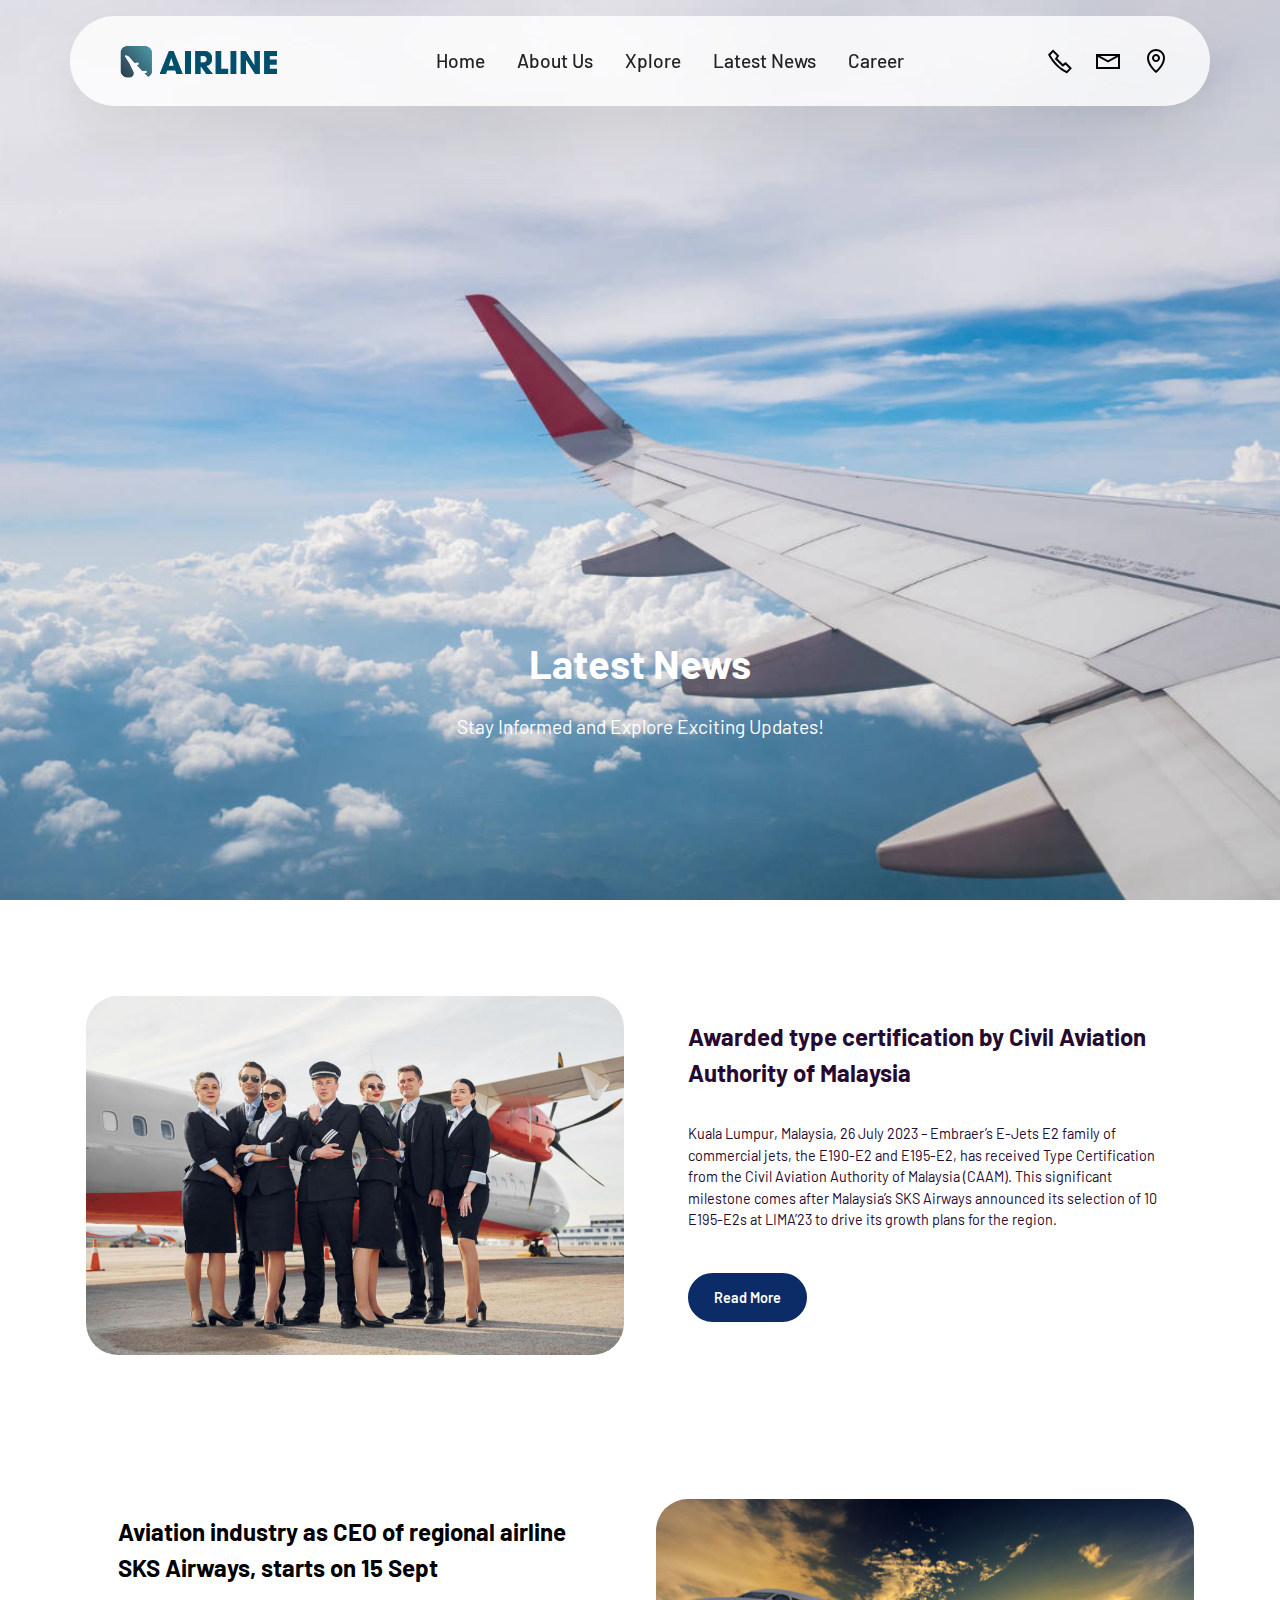
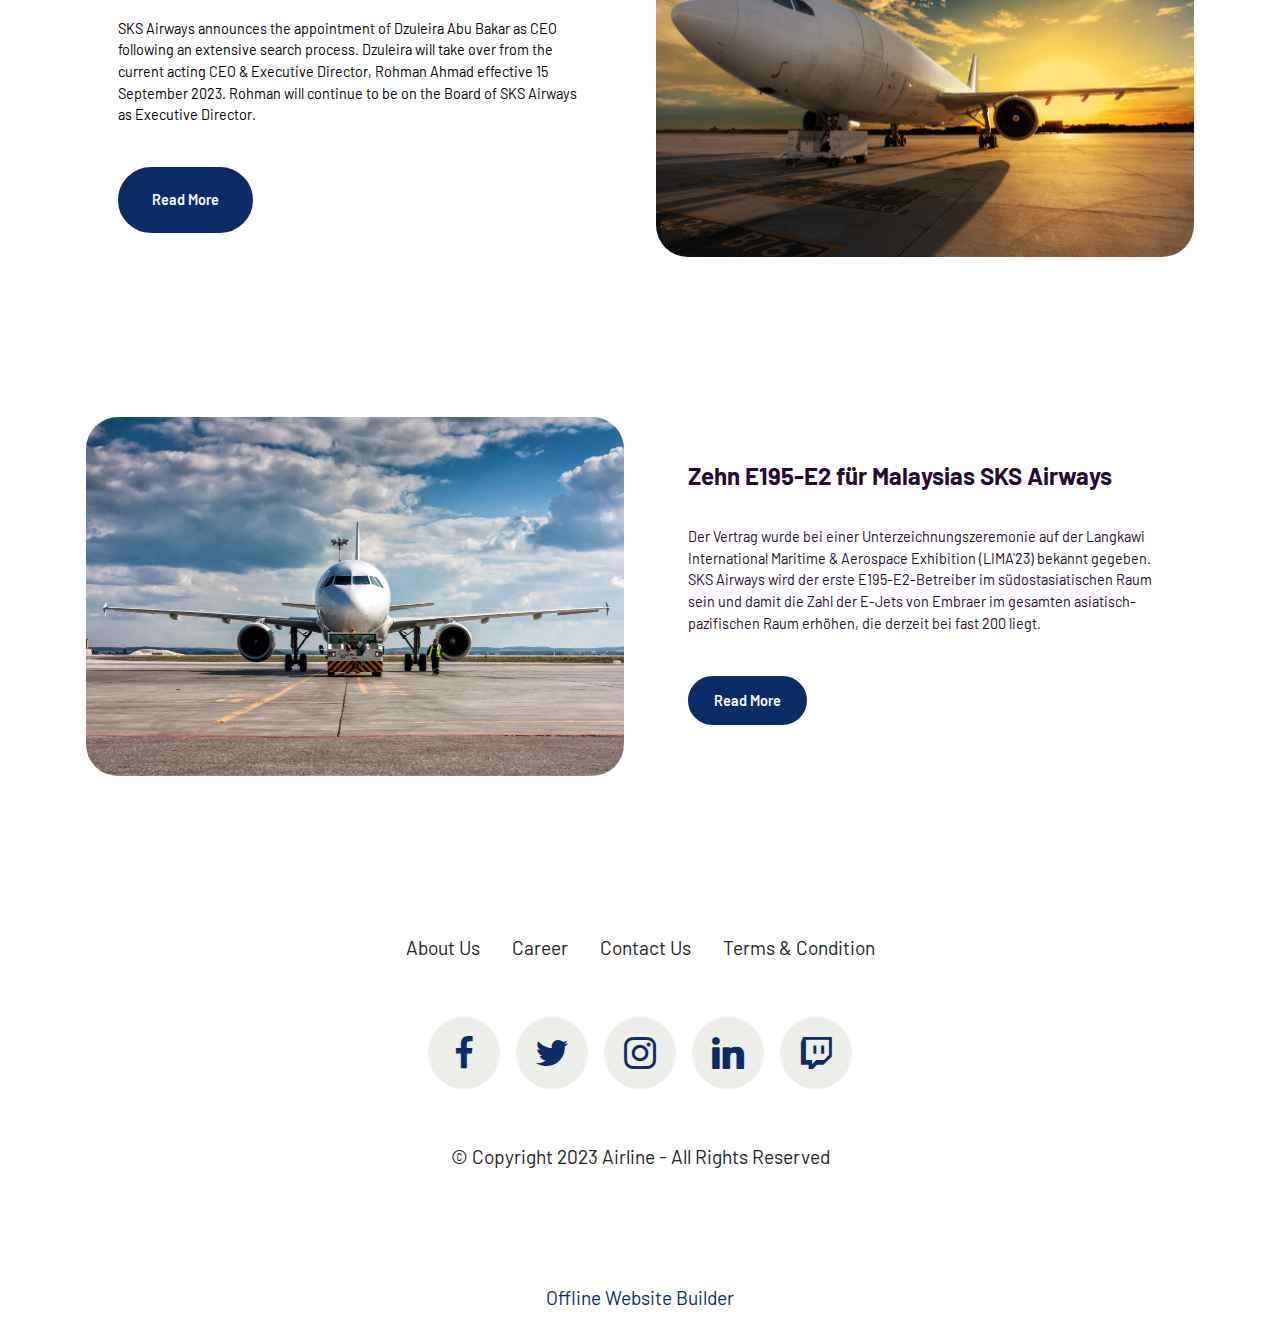
<file: latestairline.html>
<!DOCTYPE html>
<html  >
<head>
  <!-- Site made with Mobirise Website Builder v5.9.4, https://mobirise.com -->
  <meta charset="UTF-8">
  <meta http-equiv="X-UA-Compatible" content="IE=edge">
  <meta name="generator" content="Mobirise v5.9.4, mobirise.com">
  <meta name="twitter:card" content="summary_large_image"/>
  <meta name="twitter:image:src" content="assets/images/latestairline-meta.jpg">
  <meta property="og:image" content="assets/images/latestairline-meta.jpg">
  <meta name="twitter:title" content="Latest News Airline">
  <meta name="viewport" content="width=device-width, initial-scale=1, minimum-scale=1">
  <link rel="shortcut icon" href="assets/images/airlineicon-128x130.png" type="image/x-icon">
  <meta name="description" content="Stay informed with the latest airline updates! Explore our website for real-time flight schedules, travel advisories, and safety protocols. Book your next journey with confidence.">
  
  
  <title>Latest News Airline</title>
  <link rel="stylesheet" href="assets/web/assets/mobirise-icons2/mobirise2.css">
  <link rel="stylesheet" href="assets/bootstrap/css/bootstrap.min.css">
  <link rel="stylesheet" href="assets/bootstrap/css/bootstrap-grid.min.css">
  <link rel="stylesheet" href="assets/bootstrap/css/bootstrap-reboot.min.css">
  <link rel="stylesheet" href="assets/dropdown/css/style.css">
  <link rel="stylesheet" href="assets/socicon/css/styles.css">
  <link rel="stylesheet" href="assets/theme/css/style.css">
  <link rel="preload" href="https://fonts.googleapis.com/css?family=Barlow:100,100i,200,200i,300,300i,400,400i,500,500i,600,600i,700,700i,800,800i,900,900i&display=swap" as="style" onload="this.onload=null;this.rel='stylesheet'">
  <noscript><link rel="stylesheet" href="https://fonts.googleapis.com/css?family=Barlow:100,100i,200,200i,300,300i,400,400i,500,500i,600,600i,700,700i,800,800i,900,900i&display=swap"></noscript>
  <link rel="preload" as="style" href="assets/mobirise/css/mbr-additional.css"><link rel="stylesheet" href="assets/mobirise/css/mbr-additional.css" type="text/css">

  
  
  
</head>
<body>
  
  <section data-bs-version="5.1" class="menu menu2 cid-tOFykGTqa3" once="menu" id="menu02-25">
	

	<nav class="navbar navbar-dropdown navbar-fixed-top navbar-expand-lg">
		<div class="container">
			<div class="navbar-brand">
				<span class="navbar-logo">
					<a href="https://mobiri.se">
						<img src="assets/images/airline-354x94.png" alt="Mobirise Website Builder" style="height: 3rem;">
					</a>
				</span>
				
			</div>
			<button class="navbar-toggler" type="button" data-toggle="collapse" data-bs-toggle="collapse" data-target="#navbarSupportedContent" data-bs-target="#navbarSupportedContent" aria-controls="navbarNavAltMarkup" aria-expanded="false" aria-label="Toggle navigation">
				<div class="hamburger">
					<span></span>
					<span></span>
					<span></span>
					<span></span>
				</div>
			</button>
			<div class="collapse navbar-collapse" id="navbarSupportedContent">
				<ul class="navbar-nav nav-dropdown nav-right" data-app-modern-menu="true"><li class="nav-item"><a class="nav-link link text-black text-primary display-7" href="index.html">Home</a></li>
					<li class="nav-item">
						<a class="nav-link link text-black text-primary display-7" href="aboutusairline.html" aria-expanded="false">About Us</a>
					</li>
					<li class="nav-item">
						<a class="nav-link link text-black text-primary display-7" href="xploreairline.html">Xplore</a>
					</li><li class="nav-item"><a class="nav-link link text-black text-primary display-7" href="latestairline.html">Latest News</a></li><li class="nav-item"><a class="nav-link link text-black text-primary display-7" href="careerairline.html">Career</a></li></ul>
				<div class="icons-menu">
					<a class="iconfont-wrapper" href="https://mobiri.se">
						<span class="p-2 mbr-iconfont mobi-mbri-phone mobi-mbri"></span>
					</a>
					<a class="iconfont-wrapper" href="https://mobiri.se">
						<span class="p-2 mbr-iconfont mobi-mbri-letter mobi-mbri"></span>
					</a>
					<a class="iconfont-wrapper" href="https://mobiri.se">
						<span class="p-2 mbr-iconfont mobi-mbri-map-pin mobi-mbri" style="color: rgb(0, 0, 0); fill: rgb(0, 0, 0);"></span>
					</a>
					
				</div>
				
			</div>
		</div>
	</nav>
</section>

<section data-bs-version="5.1" class="header09 cid-tOppAL3bHs mbr-fullscreen" id="header09-1e">
	
	
	<div class="container">
		<div class="row">
			<div class="content-wrap col-12 col-md-8">
				<h1 class="mbr-section-title mbr-fonts-style mbr-white mb-4 display-2"><strong>Latest News</strong></h1>
				
				<p class="mbr-fonts-style mbr-text mbr-white mb-4 display-7">
					Stay Informed and Explore Exciting Updates!
				</p>
				
			</div>
		</div>
	</div>
</section>

<section data-bs-version="5.1" class="article2 cid-tOptiwMSk0" id="article02-1s">
	

	
	

	<div class="container">
		<div class="row justify-content-center">
			<div class="col-12 col-md-12 col-lg-6 image-wrapper">
				<img class="w-100" src="assets/images/posing-camera-crew-airport-plane-workers-formal-clothes-standing-outdoors-together-886x591.jpg" alt="Mobirise Website Builder">
			</div>
			<div class="col-12 col-md-12 col-lg">
				<div class="text-wrapper align-left">
					<h1 class="mbr-section-title mbr-fonts-style mb-4 display-5"><strong>Awarded type certification by Civil Aviation Authority of Malaysia</strong></h1>
					<p class="mbr-text align-left mbr-fonts-style mb-4 display-4">Kuala Lumpur, Malaysia, 26 July 2023 – Embraer’s E-Jets E2 family of commercial jets, the E190-E2 and E195-E2, has received Type Certification from the Civil Aviation Authority of Malaysia (CAAM). This significant milestone comes after Malaysia’s SKS Airways announced its selection of 10 E195-E2s at LIMA’23 to drive its growth plans for the region.</p>
					<div class="mbr-section-btn align-left mt-3"><a class="btn btn-primary display-4" href="https://mobiri.se">Read More</a></div>
				</div>
			</div>
		</div>
	</div>
</section>

<section data-bs-version="5.1" class="article4 cid-tOptj5guMn" id="article04-1t">
	

	
	

	<div class="container">
		<div class="row justify-content-center">
			<div class="col-12 col-md-12 col-lg-6 image-wrapper">
				<img class="w-100" src="assets/images/airplane-sunset-1076x717.jpg" alt="Mobirise Website Builder">
			</div>
			<div class="col-12 col-md-12 col-lg">
				<div class="text-wrapper align-left">
					<h1 class="mbr-section-title mbr-fonts-style mb-4 display-5"><strong>Aviatio</strong><strong>n industry as CEO of regional airline SKS Airways, starts on 15 Sept</strong></h1>
					<p class="mbr-text mbr-fonts-style mb-4 display-4">SKS Airways announces the appointment of Dzuleira Abu Bakar as CEO following an extensive search process. Dzuleira will take over from the current acting CEO &amp; Executive Director, Rohman Ahmad effective 15 September 2023. Rohman will continue to be on the Board of SKS Airways as Executive Director.<br></p>
					<div class="mbr-section-btn mt-3"><a class="btn btn-lg btn-primary display-4" href="https://mobiri.se">Read More</a></div>
				</div>
			</div>
		</div>
	</div>
</section>

<section data-bs-version="5.1" class="article2 cid-tOpuuEbR8M" id="article02-1u">
	

	
	

	<div class="container">
		<div class="row justify-content-center">
			<div class="col-12 col-md-12 col-lg-6 image-wrapper">
				<img class="w-100" src="assets/images/tractor-is-towing-aircraft-parking-lot-1076x717.jpg" alt="Mobirise Website Builder">
			</div>
			<div class="col-12 col-md-12 col-lg">
				<div class="text-wrapper align-left">
					<h1 class="mbr-section-title mbr-fonts-style mb-4 display-5"><strong>Zehn E195-E2 für Malaysias SKS Airways</strong></h1>
					<p class="mbr-text align-left mbr-fonts-style mb-4 display-4">Der Vertrag wurde bei einer Unterzeichnungszeremonie auf der Langkawi International Maritime &amp; Aerospace Exhibition (LIMA'23) bekannt gegeben. SKS Airways wird der erste E195-E2-Betreiber im südostasiatischen Raum sein und damit die Zahl der E-Jets von Embraer im gesamten asiatisch-pazifischen Raum erhöhen, die derzeit bei fast 200 liegt.<br></p>
					<div class="mbr-section-btn align-left mt-3"><a class="btn btn-primary display-4" href="https://mobiri.se">Read More</a></div>
				</div>
			</div>
		</div>
	</div>
</section>

<section data-bs-version="5.1" class="footer3 programm5 cid-tOppAN5SKR" once="footers" id="footer03-1j">

        

    

    <div class="container">
        <div class="row">

            <div class="row-links mb-4">
                <ul class="header-menu">
                  
                  
                  
                  
                <li class="header-menu-item mbr-fonts-style display-7">About Us</li><li class="header-menu-item mbr-fonts-style display-7">Career</li><li class="header-menu-item mbr-fonts-style display-7">Contact Us</li><li class="header-menu-item mbr-fonts-style display-7">Terms &amp; Condition</li></ul>
              </div>

            <div class="col-12">
                <div class="social-row">
                    <div class="soc-item">
                        <a href="https://mobiri.se/" target="_blank">
                            <span class="mbr-iconfont socicon socicon-facebook display-7"></span>
                        </a>
                    </div>
                    <div class="soc-item">
                        <a href="https://mobiri.se/" target="_blank">
                            <span class="mbr-iconfont socicon-twitter socicon"></span>
                        </a>
                    </div>
                    <div class="soc-item">
                        <a href="https://mobiri.se/" target="_blank">
                            <span class="mbr-iconfont socicon-instagram socicon"></span>
                        </a>
                    </div>
                    <div class="soc-item">
                        <a href="https://mobiri.se/" target="_blank">
                            <span class="mbr-iconfont socicon socicon-linkedin"></span>
                        </a>
                    </div>
                    <div class="soc-item">
                        <a href="https://mobiri.se/" target="_blank">
                            <span class="mbr-iconfont socicon socicon-twitch"></span>
                        </a>
                    </div>
                </div>
            </div>
            <div class="col-12 mt-5">
                <p class="mbr-fonts-style copyright display-7">
                    © Copyright 2023 Airline - All Rights Reserved
                </p>
            </div>
        </div>
    </div>
</section><section class="display-7" style="padding: 0;align-items: center;justify-content: center;flex-wrap: wrap;    align-content: center;display: flex;position: relative;height: 4rem;"><a href="https://mobiri.se/3068493" style="flex: 1 1;height: 4rem;position: absolute;width: 100%;z-index: 1;"><img alt="" style="height: 4rem;" src="[data-uri]"></a><p style="margin: 0;text-align: center;" class="display-7">&#8204;</p><a style="z-index:1" href="https://mobirise.com/offline-website-builder.html">Offline Website Builder</a></section><script src="assets/bootstrap/js/bootstrap.bundle.min.js"></script>  <script src="assets/smoothscroll/smooth-scroll.js"></script>  <script src="assets/ytplayer/index.js"></script>  <script src="assets/dropdown/js/navbar-dropdown.js"></script>  <script src="assets/theme/js/script.js"></script>  
  
  
</body>
</html>
</file>
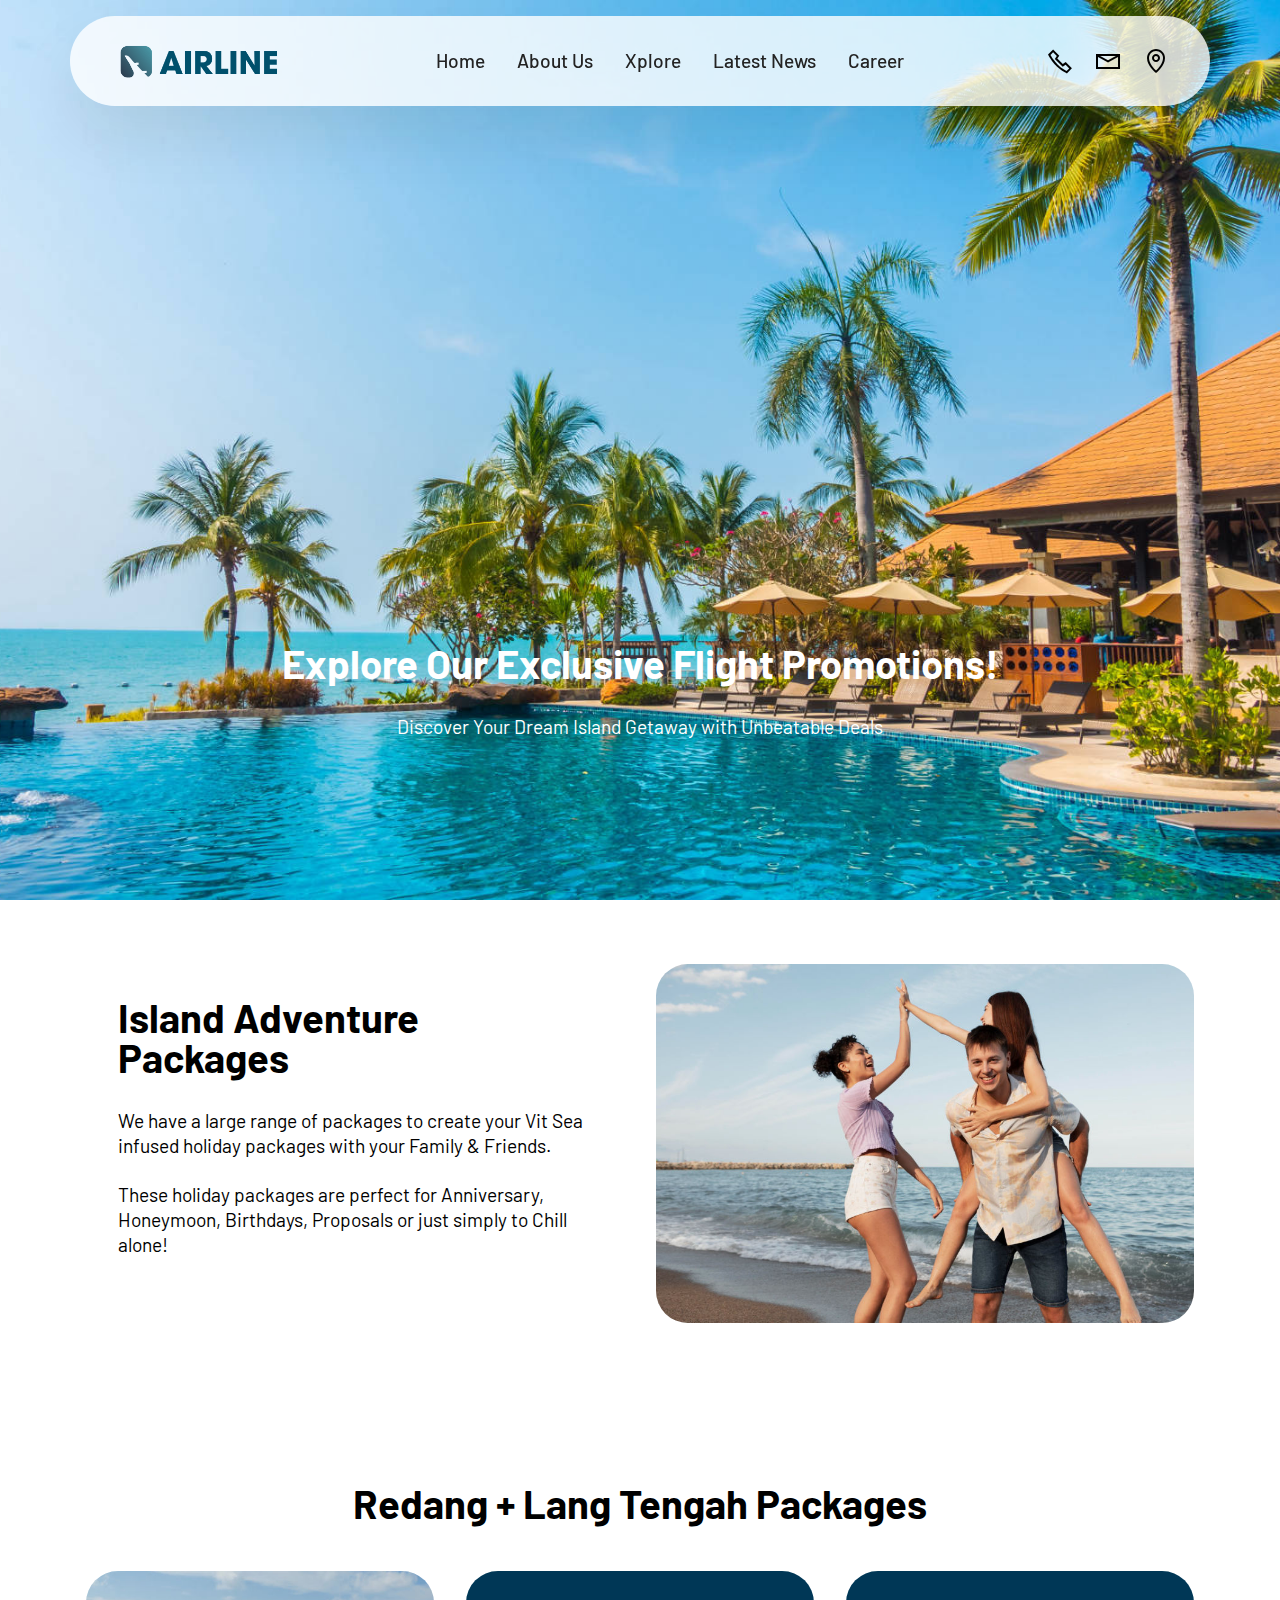
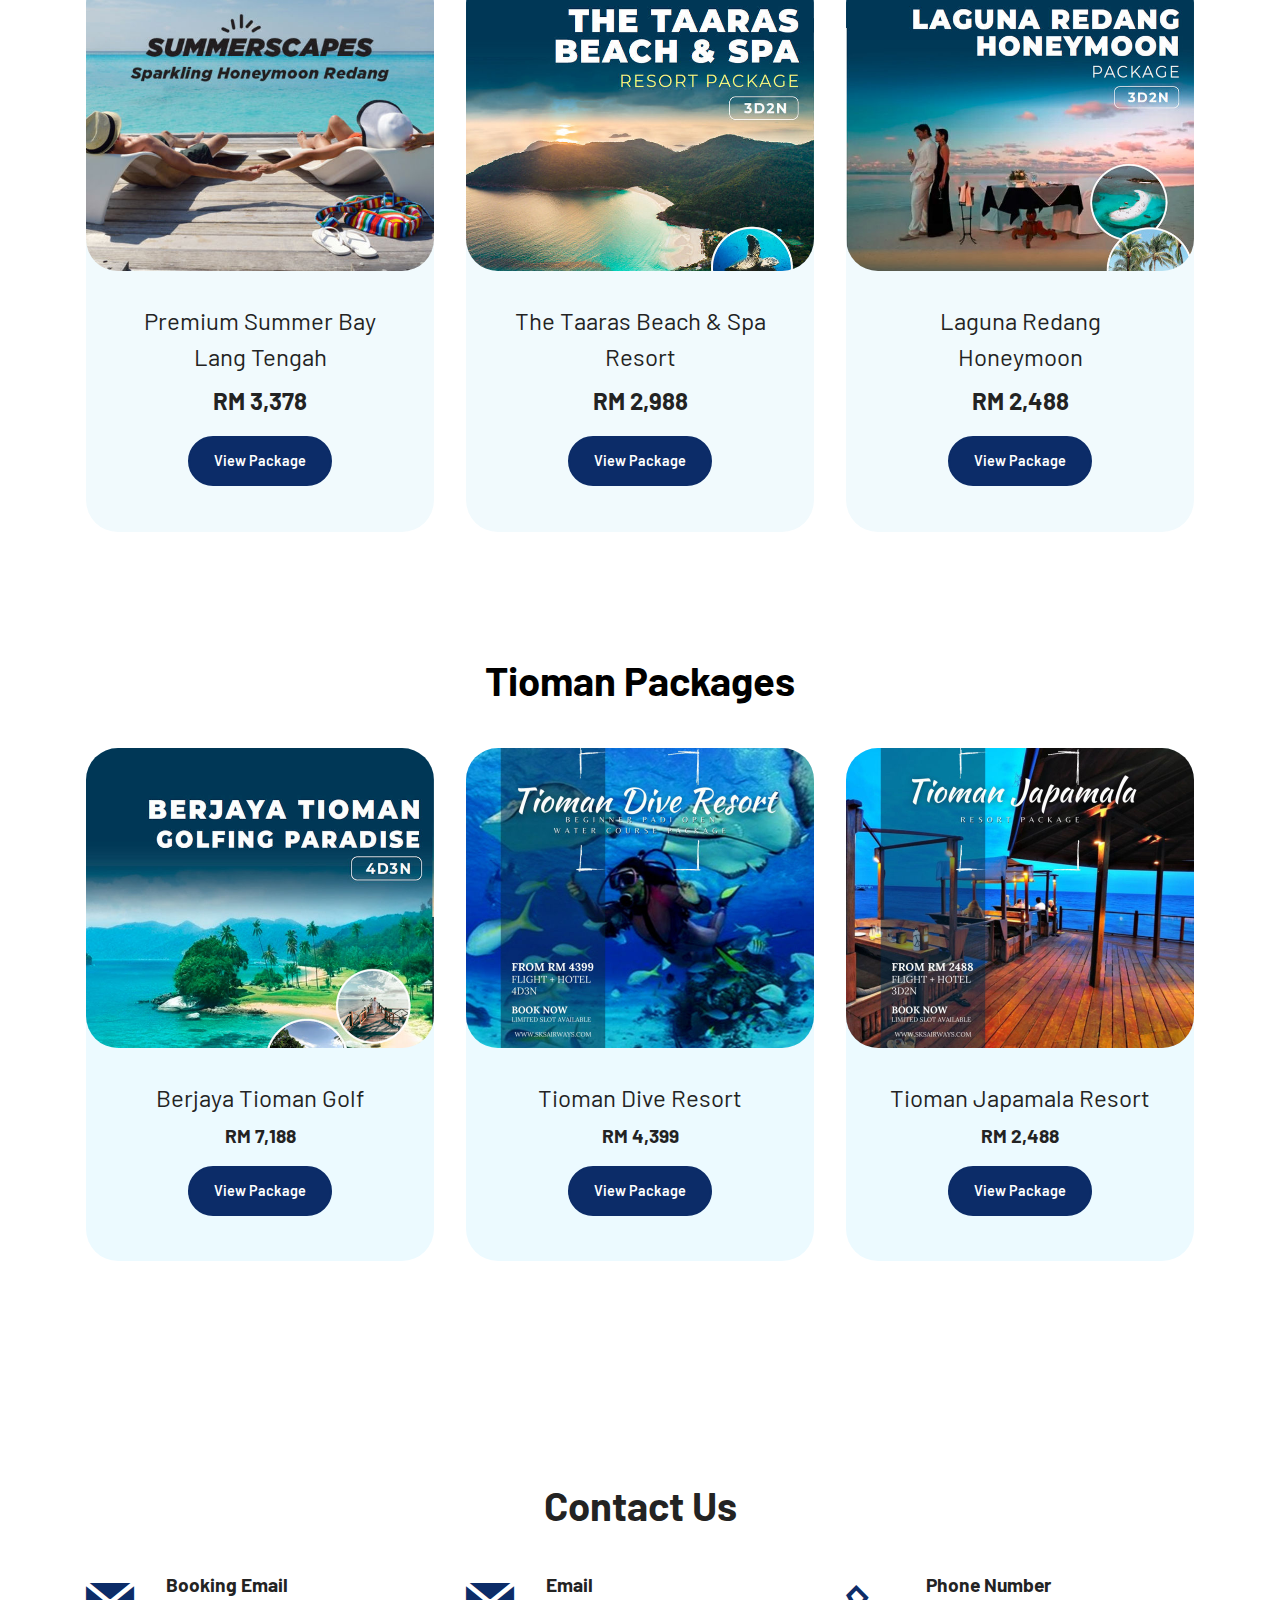
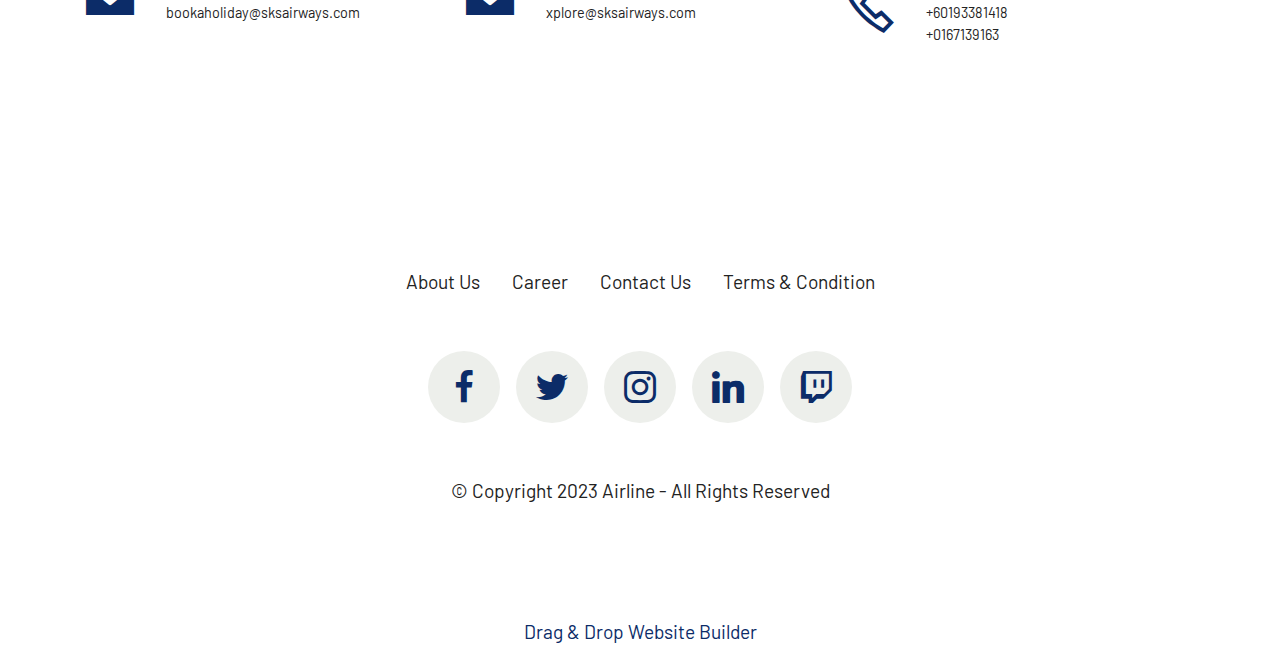
<file: xploreairline.html>
<!DOCTYPE html>
<html  >
<head>
  <!-- Site made with Mobirise Website Builder v5.9.4, https://mobirise.com -->
  <meta charset="UTF-8">
  <meta http-equiv="X-UA-Compatible" content="IE=edge">
  <meta name="generator" content="Mobirise v5.9.4, mobirise.com">
  <meta name="twitter:card" content="summary_large_image"/>
  <meta name="twitter:image:src" content="assets/images/xploreairline-meta.jpg">
  <meta property="og:image" content="assets/images/xploreairline-meta.jpg">
  <meta name="twitter:title" content="Xplore Airline">
  <meta name="viewport" content="width=device-width, initial-scale=1, minimum-scale=1">
  <link rel="shortcut icon" href="assets/images/airlineicon-128x130.png" type="image/x-icon">
  <meta name="description" content="Discover Exclusive Flight Deals on Our Website – Book Now for Unbeatable Savings!">
  
  
  <title>Xplore Airline</title>
  <link rel="stylesheet" href="assets/web/assets/mobirise-icons2/mobirise2.css">
  <link rel="stylesheet" href="assets/bootstrap/css/bootstrap.min.css">
  <link rel="stylesheet" href="assets/bootstrap/css/bootstrap-grid.min.css">
  <link rel="stylesheet" href="assets/bootstrap/css/bootstrap-reboot.min.css">
  <link rel="stylesheet" href="assets/dropdown/css/style.css">
  <link rel="stylesheet" href="assets/socicon/css/styles.css">
  <link rel="stylesheet" href="assets/theme/css/style.css">
  <link rel="preload" href="https://fonts.googleapis.com/css?family=Barlow:100,100i,200,200i,300,300i,400,400i,500,500i,600,600i,700,700i,800,800i,900,900i&display=swap" as="style" onload="this.onload=null;this.rel='stylesheet'">
  <noscript><link rel="stylesheet" href="https://fonts.googleapis.com/css?family=Barlow:100,100i,200,200i,300,300i,400,400i,500,500i,600,600i,700,700i,800,800i,900,900i&display=swap"></noscript>
  <link rel="preload" as="style" href="assets/mobirise/css/mbr-additional.css"><link rel="stylesheet" href="assets/mobirise/css/mbr-additional.css" type="text/css">

  
  
  
</head>
<body>
  
  <section data-bs-version="5.1" class="menu menu2 cid-tOFykGTqa3" once="menu" id="menu02-25">
	

	<nav class="navbar navbar-dropdown navbar-fixed-top navbar-expand-lg">
		<div class="container">
			<div class="navbar-brand">
				<span class="navbar-logo">
					<a href="https://mobiri.se">
						<img src="assets/images/airline-354x94.png" alt="Mobirise Website Builder" style="height: 3rem;">
					</a>
				</span>
				
			</div>
			<button class="navbar-toggler" type="button" data-toggle="collapse" data-bs-toggle="collapse" data-target="#navbarSupportedContent" data-bs-target="#navbarSupportedContent" aria-controls="navbarNavAltMarkup" aria-expanded="false" aria-label="Toggle navigation">
				<div class="hamburger">
					<span></span>
					<span></span>
					<span></span>
					<span></span>
				</div>
			</button>
			<div class="collapse navbar-collapse" id="navbarSupportedContent">
				<ul class="navbar-nav nav-dropdown nav-right" data-app-modern-menu="true"><li class="nav-item"><a class="nav-link link text-black text-primary display-7" href="index.html">Home</a></li>
					<li class="nav-item">
						<a class="nav-link link text-black text-primary display-7" href="aboutusairline.html" aria-expanded="false">About Us</a>
					</li>
					<li class="nav-item">
						<a class="nav-link link text-black text-primary display-7" href="xploreairline.html">Xplore</a>
					</li><li class="nav-item"><a class="nav-link link text-black text-primary display-7" href="latestairline.html">Latest News</a></li><li class="nav-item"><a class="nav-link link text-black text-primary display-7" href="careerairline.html">Career</a></li></ul>
				<div class="icons-menu">
					<a class="iconfont-wrapper" href="https://mobiri.se">
						<span class="p-2 mbr-iconfont mobi-mbri-phone mobi-mbri"></span>
					</a>
					<a class="iconfont-wrapper" href="https://mobiri.se">
						<span class="p-2 mbr-iconfont mobi-mbri-letter mobi-mbri"></span>
					</a>
					<a class="iconfont-wrapper" href="https://mobiri.se">
						<span class="p-2 mbr-iconfont mobi-mbri-map-pin mobi-mbri" style="color: rgb(0, 0, 0); fill: rgb(0, 0, 0);"></span>
					</a>
					
				</div>
				
			</div>
		</div>
	</nav>
</section>

<section data-bs-version="5.1" class="header09 cid-tOnMvNsJVG mbr-fullscreen" id="header09-10">
	
	
	<div class="container">
		<div class="row">
			<div class="content-wrap col-12 col-md-8">
				<h1 class="mbr-section-title mbr-fonts-style mbr-white mb-4 display-2"><strong>Explore Our Exclusive Flight Promotions!</strong></h1>
				
				<p class="mbr-fonts-style mbr-text mbr-white mb-4 display-7">
					Discover Your Dream Island Getaway with Unbeatable Deals
				</p>
				
			</div>
		</div>
	</div>
</section>

<section data-bs-version="5.1" class="article4 cid-tOnMvNGd17" id="article04-11">
	

	
	

	<div class="container">
		<div class="row justify-content-center">
			<div class="col-12 col-md-12 col-lg-6 image-wrapper">
				<img class="w-100" src="assets/images/medium-shot-smiley-people-beach-886x591.jpg" alt="Mobirise Website Builder">
			</div>
			<div class="col-12 col-md-12 col-lg">
				<div class="text-wrapper align-left">
					<h1 class="mbr-section-title mbr-fonts-style mb-4 display-2"><strong>Island Adventure Packages</strong></h1>
					<p class="mbr-text mbr-fonts-style mb-4 display-7">We have a large range of packages to create your Vit Sea infused holiday packages with your Family &amp; Friends.<br><br>These holiday packages are perfect for Anniversary, Honeymoon, Birthdays, Proposals or just simply to Chill alone!</p>
					
				</div>
			</div>
		</div>
	</div>
</section>

<section data-bs-version="5.1" class="features4 cid-tOnMvNTneY" id="features04-12">
	
	
	<div class="container">
		<div class="row justify-content-center">
			<div class="col-12 content-head">
				<div class="mbr-section-head mb-5">
					<h4 class="mbr-section-title mbr-fonts-style align-center mb-0 display-2"><strong>Redang + Lang Tengah Packages</strong></h4>
					
					
				</div>
			</div>
		</div>
		<div class="row">
			<div class="item features-image col-12 col-md-6 col-lg-4">
				<div class="item-wrapper">
					<div class="item-img">
						<img src="assets/images/summerscapes-honeymoon-web-thumbnail1-696x472.jpg" alt="Mobirise Website Builder">
					</div>
					<div class="item-content">
						<h5 class="item-title mbr-fonts-style display-5">Premium Summer Bay Lang Tengah</h5>
						<h6 class="item-subtitle mbr-fonts-style display-5"><strong>RM 3,378</strong></h6>
						
						<div class="mbr-section-btn item-footer"><a href="" class="btn item-btn btn-primary display-4">View Package</a></div>
					</div>

				</div>
			</div>
			<div class="item features-image col-12 col-md-6 col-lg-4">
				<div class="item-wrapper">
					<div class="item-img">
						<img src="assets/images/2-661x613.jpg" alt="Mobirise Website Builder">
					</div>
					<div class="item-content">
						<h5 class="item-title mbr-fonts-style display-5">The Taaras Beach &amp; Spa Resort</h5>
						<h6 class="item-subtitle mbr-fonts-style display-5"><strong>RM 2,988</strong></h6>
						
						<div class="mbr-section-btn item-footer"><a href="" class="btn item-btn btn-primary display-4">View Package</a></div>
					</div>
				</div>
			</div>
			<div class="item features-image col-12 col-md-6 col-lg-4">
				<div class="item-wrapper">
					<div class="item-img">
						<img src="assets/images/summerscapes-honeymoon-web-thumbnail1-661x613.jpg" alt="Mobirise Website Builder">
					</div>
					<div class="item-content">
						<h5 class="item-title mbr-fonts-style display-5">Laguna Redang Honeymoon</h5>
						<h6 class="item-subtitle mbr-fonts-style display-5"><strong>RM 2,488</strong></h6>
						
						<div class="mbr-section-btn item-footer"><a href="" class="btn item-btn btn-primary display-4">View Package</a></div>
					</div>
				</div>
			</div>
		</div>
	</div>
</section>

<section data-bs-version="5.1" class="features4 cid-tOnMvO9jJ3" id="features04-13">
	
	
	<div class="container">
		<div class="row justify-content-center">
			<div class="col-12 content-head">
				<div class="mbr-section-head mb-5">
					<h4 class="mbr-section-title mbr-fonts-style align-center mb-0 display-2"><strong>Tioman Packages</strong></h4>
					
					
				</div>
			</div>
		</div>
		<div class="row">
			<div class="item features-image col-12 col-md-6 col-lg-4">
				<div class="item-wrapper">
					<div class="item-img">
						<img src="assets/images/berjaya-661x613.jpg" alt="Mobirise Website Builder">
					</div>
					<div class="item-content">
						<h5 class="item-title mbr-fonts-style display-5">Berjaya Tioman Golf</h5>
						<h6 class="item-subtitle mbr-fonts-style display-7"><strong>RM 7,188</strong></h6>
						
						<div class="mbr-section-btn item-footer"><a href="" class="btn item-btn btn-primary display-4">View Package</a></div>
					</div>

				</div>
			</div>
			<div class="item features-image col-12 col-md-6 col-lg-4">
				<div class="item-wrapper">
					<div class="item-img">
						<img src="assets/images/tod-i-dp-i-4d3n-tioman-dive-resort-696x696.jpg" alt="Mobirise Website Builder">
					</div>
					<div class="item-content">
						<h5 class="item-title mbr-fonts-style display-5">Tioman Dive Resort</h5>
						<h6 class="item-subtitle mbr-fonts-style display-7"><strong>RM 4,399</strong></h6>
						
						<div class="mbr-section-btn item-footer"><a href="" class="btn item-btn btn-primary display-4">View Package</a></div>
					</div>
				</div>
			</div>
			<div class="item features-image col-12 col-md-6 col-lg-4">
				<div class="item-wrapper">
					<div class="item-img">
						<img src="assets/images/tod-i-dp-i-japamala-696x696.jpg" alt="Mobirise Website Builder">
					</div>
					<div class="item-content">
						<h5 class="item-title mbr-fonts-style display-5">Tioman Japamala Resort</h5>
						<h6 class="item-subtitle mbr-fonts-style display-7"><strong>RM 2,488</strong></h6>
						
						<div class="mbr-section-btn item-footer"><a href="" class="btn item-btn btn-primary display-4">View Package</a></div>
					</div>
				</div>
			</div>
		</div>
	</div>
</section>

<section data-bs-version="5.1" class="social1 cid-tOnMvOrVpH" id="social02-14">
	

	
	
	<div class="container">
		<div class="row justify-content-center">
			<div class="col-12 content-head">
				<div class="mb-5">
					<h5 class="mbr-section-title mbr-fonts-style align-center mb-0 display-2"><strong>Contact Us</strong></h5>
					
				</div>
			</div>
		</div>
		<div class="row">
			<div class="item features-without-image col-12 col-md-6 col-lg-4">
				<div class="item-wrapper">
					<span class="mbr-iconfont m-auto socicon-mail socicon"></span>
					<div class="card-box">
						<h4 class="card-title mbr-fonts-style mb-1 display-7">
							<strong>Booking Email</strong></h4>
						<h5 class="card-text mbr-fonts-style display-4">
							bookaholiday@sksairways.com
						</h5>
					</div>
				</div>
			</div>
			<div class="item features-without-image col-12 col-md-6 col-lg-4">
				<div class="item-wrapper">
					<span class="mbr-iconfont m-auto socicon-mail socicon"></span>
					<div class="card-box">
						<h4 class="card-title mbr-fonts-style mb-1 display-7">
							<strong>Email</strong></h4>
						<h5 class="card-text mbr-fonts-style display-4">
							xplore@sksairways.com
						</h5>
					</div>
				</div>
			</div>
			<div class="item features-without-image col-12 col-md-6 col-lg-4">
				<div class="item-wrapper">
					<span class="mbr-iconfont m-auto mobi-mbri-phone mobi-mbri"></span>
					<div class="card-box">
						<h4 class="card-title mbr-fonts-style mb-1 display-7">
							<strong>Phone Number</strong></h4>
						<h5 class="card-text mbr-fonts-style display-4">+60193381418&nbsp;<br>+0167139163</h5>
					</div>
				</div>
			</div>
			
			
			
		</div>
	</div>
</section>

<section data-bs-version="5.1" class="footer3 programm5 cid-tOnMvOJw1p" once="footers" id="footer03-15">

        

    

    <div class="container">
        <div class="row">

            <div class="row-links mb-4">
                <ul class="header-menu">
                  
                  
                  
                  
                <li class="header-menu-item mbr-fonts-style display-7">About Us</li><li class="header-menu-item mbr-fonts-style display-7">Career</li><li class="header-menu-item mbr-fonts-style display-7">Contact Us</li><li class="header-menu-item mbr-fonts-style display-7">Terms &amp; Condition</li></ul>
              </div>

            <div class="col-12">
                <div class="social-row">
                    <div class="soc-item">
                        <a href="https://mobiri.se/" target="_blank">
                            <span class="mbr-iconfont socicon socicon-facebook display-7"></span>
                        </a>
                    </div>
                    <div class="soc-item">
                        <a href="https://mobiri.se/" target="_blank">
                            <span class="mbr-iconfont socicon-twitter socicon"></span>
                        </a>
                    </div>
                    <div class="soc-item">
                        <a href="https://mobiri.se/" target="_blank">
                            <span class="mbr-iconfont socicon-instagram socicon"></span>
                        </a>
                    </div>
                    <div class="soc-item">
                        <a href="https://mobiri.se/" target="_blank">
                            <span class="mbr-iconfont socicon socicon-linkedin"></span>
                        </a>
                    </div>
                    <div class="soc-item">
                        <a href="https://mobiri.se/" target="_blank">
                            <span class="mbr-iconfont socicon socicon-twitch"></span>
                        </a>
                    </div>
                </div>
            </div>
            <div class="col-12 mt-5">
                <p class="mbr-fonts-style copyright display-7">
                    © Copyright 2023 Airline - All Rights Reserved
                </p>
            </div>
        </div>
    </div>
</section><section class="display-7" style="padding: 0;align-items: center;justify-content: center;flex-wrap: wrap;    align-content: center;display: flex;position: relative;height: 4rem;"><a href="https://mobiri.se/3068493" style="flex: 1 1;height: 4rem;position: absolute;width: 100%;z-index: 1;"><img alt="" style="height: 4rem;" src="[data-uri]"></a><p style="margin: 0;text-align: center;" class="display-7">&#8204;</p><a style="z-index:1" href="https://mobirise.com/drag-drop-website-builder.html">Drag & Drop Website Builder</a></section><script src="assets/bootstrap/js/bootstrap.bundle.min.js"></script>  <script src="assets/smoothscroll/smooth-scroll.js"></script>  <script src="assets/ytplayer/index.js"></script>  <script src="assets/dropdown/js/navbar-dropdown.js"></script>  <script src="assets/theme/js/script.js"></script>  
  
  
</body>
</html>
</file>
<file: assets/web/assets/mobirise-icons2/mobirise2.css>
@font-face {
  font-family: 'Moririse2';
  font-display: swap;
  src:  url('mobirise2.eot?f2bix4');
  src:  url('mobirise2.eot?f2bix4#iefix') format('embedded-opentype'),
    url('mobirise2.ttf?f2bix4') format('truetype'),
    url('mobirise2.woff?f2bix4') format('woff'),
    url('mobirise2.svg?f2bix4#mobirise2') format('svg');
  font-weight: normal;
  font-style: normal;
}

[class^="mobi-"], [class*=" mobi-"] {
  /* use !important to prevent issues with browser extensions that change fonts */
  font-family: 'Moririse2' !important;
  speak: none;
  font-style: normal;
  font-weight: normal;
  font-variant: normal;
  text-transform: none;
  line-height: 1;

  /* Better Font Rendering =========== */
  -webkit-font-smoothing: antialiased;
  -moz-osx-font-smoothing: grayscale;
}

.mobi-mbri-add-submenu:before {
  content: "\e900";
}
.mobi-mbri-alert:before {
  content: "\e901";
}
.mobi-mbri-align-center:before {
  content: "\e902";
}
.mobi-mbri-align-justify:before {
  content: "\e903";
}
.mobi-mbri-align-left:before {
  content: "\e904";
}
.mobi-mbri-align-right:before {
  content: "\e905";
}
.mobi-mbri-android:before {
  content: "\e906";
}
.mobi-mbri-apple:before {
  content: "\e907";
}
.mobi-mbri-arrow-down:before {
  content: "\e908";
}
.mobi-mbri-arrow-next:before {
  content: "\e909";
}
.mobi-mbri-arrow-prev:before {
  content: "\e90a";
}
.mobi-mbri-arrow-up:before {
  content: "\e90b";
}
.mobi-mbri-bold:before {
  content: "\e90c";
}
.mobi-mbri-bookmark:before {
  content: "\e90d";
}
.mobi-mbri-bootstrap:before {
  content: "\e90e";
}
.mobi-mbri-briefcase:before {
  content: "\e90f";
}
.mobi-mbri-browse:before {
  content: "\e910";
}
.mobi-mbri-bulleted-list:before {
  content: "\e911";
}
.mobi-mbri-calendar:before {
  content: "\e912";
}
.mobi-mbri-camera:before {
  content: "\e913";
}
.mobi-mbri-cart-add:before {
  content: "\e914";
}
.mobi-mbri-cart-full:before {
  content: "\e915";
}
.mobi-mbri-cash:before {
  content: "\e916";
}
.mobi-mbri-change-style:before {
  content: "\e917";
}
.mobi-mbri-chat:before {
  content: "\e918";
}
.mobi-mbri-clock:before {
  content: "\e919";
}
.mobi-mbri-close:before {
  content: "\e91a";
}
.mobi-mbri-cloud:before {
  content: "\e91b";
}
.mobi-mbri-code:before {
  content: "\e91c";
}
.mobi-mbri-contact-form:before {
  content: "\e91d";
}
.mobi-mbri-credit-card:before {
  content: "\e91e";
}
.mobi-mbri-cursor-click:before {
  content: "\e91f";
}
.mobi-mbri-cust-feedback:before {
  content: "\e920";
}
.mobi-mbri-database:before {
  content: "\e921";
}
.mobi-mbri-delivery:before {
  content: "\e922";
}
.mobi-mbri-desktop:before {
  content: "\e923";
}
.mobi-mbri-devices:before {
  content: "\e924";
}
.mobi-mbri-down:before {
  content: "\e925";
}
.mobi-mbri-download-2:before {
  content: "\e926";
}
.mobi-mbri-download:before {
  content: "\e927";
}
.mobi-mbri-drag-n-drop-2:before {
  content: "\e928";
}
.mobi-mbri-drag-n-drop:before {
  content: "\e929";
}
.mobi-mbri-edit-2:before {
  content: "\e92a";
}
.mobi-mbri-edit:before {
  content: "\e92b";
}
.mobi-mbri-error:before {
  content: "\e92c";
}
.mobi-mbri-extension:before {
  content: "\e92d";
}
.mobi-mbri-features:before {
  content: "\e92e";
}
.mobi-mbri-file:before {
  content: "\e92f";
}
.mobi-mbri-flag:before {
  content: "\e930";
}
.mobi-mbri-folder:before {
  content: "\e931";
}
.mobi-mbri-gift:before {
  content: "\e932";
}
.mobi-mbri-github:before {
  content: "\e933";
}
.mobi-mbri-globe-2:before {
  content: "\e934";
}
.mobi-mbri-globe:before {
  content: "\e935";
}
.mobi-mbri-growing-chart:before {
  content: "\e936";
}
.mobi-mbri-hearth:before {
  content: "\e937";
}
.mobi-mbri-help:before {
  content: "\e938";
}
.mobi-mbri-home:before {
  content: "\e939";
}
.mobi-mbri-hot-cup:before {
  content: "\e93a";
}
.mobi-mbri-idea:before {
  content: "\e93b";
}
.mobi-mbri-image-gallery:before {
  content: "\e93c";
}
.mobi-mbri-image-slider:before {
  content: "\e93d";
}
.mobi-mbri-info:before {
  content: "\e93e";
}
.mobi-mbri-italic:before {
  content: "\e93f";
}
.mobi-mbri-key:before {
  content: "\e940";
}
.mobi-mbri-laptop:before {
  content: "\e941";
}
.mobi-mbri-layers:before {
  content: "\e942";
}
.mobi-mbri-left-right:before {
  content: "\e943";
}
.mobi-mbri-left:before {
  content: "\e944";
}
.mobi-mbri-letter:before {
  content: "\e945";
}
.mobi-mbri-like:before {
  content: "\e946";
}
.mobi-mbri-link:before {
  content: "\e947";
}
.mobi-mbri-lock:before {
  content: "\e948";
}
.mobi-mbri-login:before {
  content: "\e949";
}
.mobi-mbri-logout:before {
  content: "\e94a";
}
.mobi-mbri-magic-stick:before {
  content: "\e94b";
}
.mobi-mbri-map-pin:before {
  content: "\e94c";
}
.mobi-mbri-menu:before {
  content: "\e94d";
}
.mobi-mbri-mobile-2:before {
  content: "\e94e";
}
.mobi-mbri-mobile-horizontal:before {
  content: "\e94f";
}
.mobi-mbri-mobile:before {
  content: "\e950";
}
.mobi-mbri-mobirise:before {
  content: "\e951";
}
.mobi-mbri-more-horizontal:before {
  content: "\e952";
}
.mobi-mbri-more-vertical:before {
  content: "\e953";
}
.mobi-mbri-music:before {
  content: "\e954";
}
.mobi-mbri-new-file:before {
  content: "\e955";
}
.mobi-mbri-numbered-list:before {
  content: "\e956";
}
.mobi-mbri-opened-folder:before {
  content: "\e957";
}
.mobi-mbri-pages:before {
  content: "\e958";
}
.mobi-mbri-paper-plane:before {
  content: "\e959";
}
.mobi-mbri-paperclip:before {
  content: "\e95a";
}
.mobi-mbri-phone:before {
  content: "\e95b";
}
.mobi-mbri-photo:before {
  content: "\e95c";
}
.mobi-mbri-photos:before {
  content: "\e95d";
}
.mobi-mbri-pin:before {
  content: "\e95e";
}
.mobi-mbri-play:before {
  content: "\e95f";
}
.mobi-mbri-plus:before {
  content: "\e960";
}
.mobi-mbri-preview:before {
  content: "\e961";
}
.mobi-mbri-print:before {
  content: "\e962";
}
.mobi-mbri-protect:before {
  content: "\e963";
}
.mobi-mbri-question:before {
  content: "\e964";
}
.mobi-mbri-quote-left:before {
  content: "\e965";
}
.mobi-mbri-quote-right:before {
  content: "\e966";
}
.mobi-mbri-redo:before {
  content: "\e967";
}
.mobi-mbri-refresh:before {
  content: "\e968";
}
.mobi-mbri-responsive-2:before {
  content: "\e969";
}
.mobi-mbri-responsive:before {
  content: "\e96a";
}
.mobi-mbri-right:before {
  content: "\e96b";
}
.mobi-mbri-rocket:before {
  content: "\e96c";
}
.mobi-mbri-sad-face:before {
  content: "\e96d";
}
.mobi-mbri-sale:before {
  content: "\e96e";
}
.mobi-mbri-save:before {
  content: "\e96f";
}
.mobi-mbri-search:before {
  content: "\e970";
}
.mobi-mbri-setting-2:before {
  content: "\e971";
}
.mobi-mbri-setting-3:before {
  content: "\e972";
}
.mobi-mbri-setting:before {
  content: "\e973";
}
.mobi-mbri-share:before {
  content: "\e974";
}
.mobi-mbri-shopping-bag:before {
  content: "\e975";
}
.mobi-mbri-shopping-basket:before {
  content: "\e976";
}
.mobi-mbri-shopping-cart:before {
  content: "\e977";
}
.mobi-mbri-sites:before {
  content: "\e978";
}
.mobi-mbri-smile-face:before {
  content: "\e979";
}
.mobi-mbri-speed:before {
  content: "\e97a";
}
.mobi-mbri-star:before {
  content: "\e97b";
}
.mobi-mbri-success:before {
  content: "\e97c";
}
.mobi-mbri-sun:before {
  content: "\e97d";
}
.mobi-mbri-sun2:before {
  content: "\e97e";
}
.mobi-mbri-tablet-vertical:before {
  content: "\e97f";
}
.mobi-mbri-tablet:before {
  content: "\e980";
}
.mobi-mbri-target:before {
  content: "\e981";
}
.mobi-mbri-timer:before {
  content: "\e982";
}
.mobi-mbri-to-ftp:before {
  content: "\e983";
}
.mobi-mbri-to-local-drive:before {
  content: "\e984";
}
.mobi-mbri-touch-swipe:before {
  content: "\e985";
}
.mobi-mbri-touch:before {
  content: "\e986";
}
.mobi-mbri-trash:before {
  content: "\e987";
}
.mobi-mbri-underline:before {
  content: "\e988";
}
.mobi-mbri-undo:before {
  content: "\e989";
}
.mobi-mbri-unlink:before {
  content: "\e98a";
}
.mobi-mbri-unlock:before {
  content: "\e98b";
}
.mobi-mbri-up-down:before {
  content: "\e98c";
}
.mobi-mbri-up:before {
  content: "\e98d";
}
.mobi-mbri-update:before {
  content: "\e98e";
}
.mobi-mbri-upload-2:before {
  content: "\e98f";
}
.mobi-mbri-upload:before {
  content: "\e990";
}
.mobi-mbri-user-2:before {
  content: "\e991";
}
.mobi-mbri-user:before {
  content: "\e992";
}
.mobi-mbri-users:before {
  content: "\e993";
}
.mobi-mbri-video-play:before {
  content: "\e994";
}
.mobi-mbri-video:before {
  content: "\e995";
}
.mobi-mbri-watch:before {
  content: "\e996";
}
.mobi-mbri-website-theme-2:before {
  content: "\e997";
}
.mobi-mbri-website-theme:before {
  content: "\e998";
}
.mobi-mbri-wifi:before {
  content: "\e999";
}
.mobi-mbri-windows:before {
  content: "\e99a";
}
.mobi-mbri-zoom-in:before {
  content: "\e99b";
}
.mobi-mbri-zoom-out:before {
  content: "\e99c";
}
</file>
<file: assets/dropdown/css/style.css>
.navbar-dropdown {
  left: 0;
  padding: 0;
  position: absolute;
  right: 0;
  top: 0;
  transition: all 0.45s ease;
  z-index: 1030;
  background: #282828; }
  .navbar-dropdown .navbar-logo {
    margin-right: 0.8rem;
    transition: margin 0.3s ease-in-out;
    vertical-align: middle; }
    .navbar-dropdown .navbar-logo img {
      height: 3.125rem;
      transition: all 0.3s ease-in-out; }
    .navbar-dropdown .navbar-logo.mbr-iconfont {
      font-size: 3.125rem;
      line-height: 3.125rem; }
  .navbar-dropdown .navbar-caption {
    font-weight: 700;
    white-space: normal;
    vertical-align: -4px;
    line-height: 3.125rem !important; }
    .navbar-dropdown .navbar-caption, .navbar-dropdown .navbar-caption:hover {
      color: inherit;
      text-decoration: none; }
  .navbar-dropdown .mbr-iconfont + .navbar-caption {
    vertical-align: -1px; }
  .navbar-dropdown.navbar-fixed-top {
    position: fixed; }
  .navbar-dropdown .navbar-brand span {
    vertical-align: -4px; }
  .navbar-dropdown.bg-color.transparent {
    background: none; }
  .navbar-dropdown.navbar-short .navbar-brand {
    padding: 0.625rem 0; }
    .navbar-dropdown.navbar-short .navbar-brand span {
      vertical-align: -1px; }
  .navbar-dropdown.navbar-short .navbar-caption {
    line-height: 2.375rem !important;
    vertical-align: -2px; }
  .navbar-dropdown.navbar-short .navbar-logo {
    margin-right: 0.5rem; }
    .navbar-dropdown.navbar-short .navbar-logo img {
      height: 2.375rem; }
    .navbar-dropdown.navbar-short .navbar-logo.mbr-iconfont {
      font-size: 2.375rem;
      line-height: 2.375rem; }
  .navbar-dropdown.navbar-short .mbr-table-cell {
    height: 3.625rem; }
  .navbar-dropdown .navbar-close {
    left: 0.6875rem;
    position: fixed;
    top: 0.75rem;
    z-index: 1000; }
  .navbar-dropdown .hamburger-icon {
    content: "";
    display: inline-block;
    vertical-align: middle;
    width: 16px;
    -webkit-box-shadow: 0 -6px 0 1px #282828,0 0 0 1px #282828,0 6px 0 1px #282828;
    -moz-box-shadow: 0 -6px 0 1px #282828,0 0 0 1px #282828,0 6px 0 1px #282828;
    box-shadow: 0 -6px 0 1px #282828,0 0 0 1px #282828,0 6px 0 1px #282828; }

.dropdown-menu .dropdown-toggle[data-toggle="dropdown-submenu"]::after {
  border-bottom: 0.35em solid transparent;
  border-left: 0.35em solid;
  border-right: 0;
  border-top: 0.35em solid transparent;
  margin-left: 0.3rem; }

.dropdown-menu .dropdown-item:focus {
  outline: 0; }

.nav-dropdown {
  font-size: 0.75rem;
  font-weight: 500;
  height: auto !important; }
  .nav-dropdown .nav-btn {
    padding-left: 1rem; }
  .nav-dropdown .link {
    margin: .667em 1.667em;
    font-weight: 500;
    padding: 0;
    transition: color .2s ease-in-out; }
    .nav-dropdown .link.dropdown-toggle {
      margin-right: 2.583em; }
      .nav-dropdown .link.dropdown-toggle::after {
        margin-left: .25rem;
        border-top: 0.35em solid;
        border-right: 0.35em solid transparent;
        border-left: 0.35em solid transparent;
        border-bottom: 0; }
      .nav-dropdown .link.dropdown-toggle[aria-expanded="true"] {
        margin: 0;
        padding: 0.667em 3.263em  0.667em 1.667em; }
  .nav-dropdown .link::after,
  .nav-dropdown .dropdown-item::after {
    color: inherit; }
  .nav-dropdown .btn {
    font-size: 0.75rem;
    font-weight: 700;
    letter-spacing: 0;
    margin-bottom: 0;
    padding-left: 1.25rem;
    padding-right: 1.25rem; }
  .nav-dropdown .dropdown-menu {
    border-radius: 0;
    border: 0;
    left: 0;
    margin: 0;
    padding-bottom: 1.25rem;
    padding-top: 1.25rem;
    position: relative; }
  .nav-dropdown .dropdown-submenu {
    margin-left: 0.125rem;
    top: 0; }
  .nav-dropdown .dropdown-item {
    font-weight: 500;
    line-height: 2;
    padding: 0.3846em 4.615em 0.3846em 1.5385em;
    position: relative;
    transition: color .2s ease-in-out, background-color .2s ease-in-out; }
    .nav-dropdown .dropdown-item::after {
      margin-top: -0.3077em;
      position: absolute;
      right: 1.1538em;
      top: 50%; }
    .nav-dropdown .dropdown-item:focus, .nav-dropdown .dropdown-item:hover {
      background: none; }

@media (max-width: 767px) {
  .nav-dropdown.navbar-toggleable-sm {
    bottom: 0;
    display: none;
    left: 0;
    overflow-x: hidden;
    position: fixed;
    top: 0;
    transform: translateX(-100%);
    -ms-transform: translateX(-100%);
    -webkit-transform: translateX(-100%);
    width: 18.75rem;
    z-index: 999; } }
.nav-dropdown.navbar-toggleable-xl {
  bottom: 0;
  display: none;
  left: 0;
  overflow-x: hidden;
  position: fixed;
  top: 0;
  transform: translateX(-100%);
  -ms-transform: translateX(-100%);
  -webkit-transform: translateX(-100%);
  width: 18.75rem;
  z-index: 999; }

.nav-dropdown-sm {
  display: block !important;
  overflow-x: hidden;
  overflow: auto;
  padding-top: 3.875rem; }
  .nav-dropdown-sm::after {
    content: "";
    display: block;
    height: 3rem;
    width: 100%; }
  .nav-dropdown-sm.collapse.in ~ .navbar-close {
    display: block !important; }
  .nav-dropdown-sm.collapsing, .nav-dropdown-sm.collapse.in {
    transform: translateX(0);
    -ms-transform: translateX(0);
    -webkit-transform: translateX(0);
    transition: all 0.25s ease-out;
    -webkit-transition: all 0.25s ease-out;
    background: #282828; }
  .nav-dropdown-sm.collapsing[aria-expanded="false"] {
    transform: translateX(-100%);
    -ms-transform: translateX(-100%);
    -webkit-transform: translateX(-100%); }
  .nav-dropdown-sm .nav-item {
    display: block;
    margin-left: 0 !important;
    padding-left: 0; }
  .nav-dropdown-sm .link,
  .nav-dropdown-sm .dropdown-item {
    border-top: 1px dotted rgba(255, 255, 255, 0.1);
    font-size: 0.8125rem;
    line-height: 1.6;
    margin: 0 !important;
    padding: 0.875rem 2.4rem 0.875rem 1.5625rem !important;
    position: relative;
    white-space: normal; }
    .nav-dropdown-sm .link:focus, .nav-dropdown-sm .link:hover,
    .nav-dropdown-sm .dropdown-item:focus,
    .nav-dropdown-sm .dropdown-item:hover {
      background: rgba(0, 0, 0, 0.2) !important;
      color: #c0a375; }
  .nav-dropdown-sm .nav-btn {
    position: relative;
    padding: 1.5625rem 1.5625rem 0 1.5625rem; }
    .nav-dropdown-sm .nav-btn::before {
      border-top: 1px dotted rgba(255, 255, 255, 0.1);
      content: "";
      left: 0;
      position: absolute;
      top: 0;
      width: 100%; }
    .nav-dropdown-sm .nav-btn + .nav-btn {
      padding-top: 0.625rem; }
      .nav-dropdown-sm .nav-btn + .nav-btn::before {
        display: none; }
  .nav-dropdown-sm .btn {
    padding: 0.625rem 0; }
  .nav-dropdown-sm .dropdown-toggle[data-toggle="dropdown-submenu"]::after {
    margin-left: .25rem;
    border-top: 0.35em solid;
    border-right: 0.35em solid transparent;
    border-left: 0.35em solid transparent;
    border-bottom: 0; }
  .nav-dropdown-sm .dropdown-toggle[data-toggle="dropdown-submenu"][aria-expanded="true"]::after {
    border-top: 0;
    border-right: 0.35em solid transparent;
    border-left: 0.35em solid transparent;
    border-bottom: 0.35em solid; }
  .nav-dropdown-sm .dropdown-menu {
    margin: 0;
    padding: 0;
    position: relative;
    top: 0;
    left: 0;
    width: 100%;
    border: 0;
    float: none;
    border-radius: 0;
    background: none; }
  .nav-dropdown-sm .dropdown-submenu {
    left: 100%;
    margin-left: 0.125rem;
    margin-top: -1.25rem;
    top: 0; }

.navbar-toggleable-sm .nav-dropdown .dropdown-menu {
  position: absolute; }

.navbar-toggleable-sm .nav-dropdown .dropdown-submenu {
  left: 100%;
  margin-left: 0.125rem;
  margin-top: -1.25rem;
  top: 0; }

.navbar-toggleable-sm.opened .nav-dropdown .dropdown-menu {
  position: relative; }

.navbar-toggleable-sm.opened .nav-dropdown .dropdown-submenu {
  left: 0;
  margin-left: 00rem;
  margin-top: 0rem;
  top: 0; }

.is-builder .nav-dropdown.collapsing {
  transition: none !important; }
</file>
<file: assets/socicon/css/styles.css>
@charset "UTF-8";

@font-face {
  font-family: 'Socicon';
  src:  url('../fonts/socicon.eot');
  src:  url('../fonts/socicon.eot?#iefix') format('embedded-opentype'),
    url('../fonts/socicon.woff2') format('woff2'),
    url('../fonts/socicon.ttf') format('truetype'),
    url('../fonts/socicon.woff') format('woff'),
    url('../fonts/socicon.svg#socicon') format('svg');
  font-weight: normal;
  font-style: normal;
  font-display: swap;
}

[data-icon]:before {
  font-family: "socicon" !important;
  content: attr(data-icon);
  font-style: normal !important;
  font-weight: normal !important;
  font-variant: normal !important;
  text-transform: none !important;
  speak: none;
  line-height: 1;
  -webkit-font-smoothing: antialiased;
  -moz-osx-font-smoothing: grayscale;
}

[class^="socicon-"], [class*=" socicon-"] {
  /* use !important to prevent issues with browser extensions that change fonts */
  font-family: 'Socicon' !important;
  speak: none;
  font-style: normal;
  font-weight: normal;
  font-variant: normal;
  text-transform: none;
  line-height: 1;

  /* Better Font Rendering =========== */
  -webkit-font-smoothing: antialiased;
  -moz-osx-font-smoothing: grayscale;
}

.socicon-eitaa:before {
  content: "\e97c";
}
.socicon-soroush:before {
  content: "\e97d";
}
.socicon-bale:before {
  content: "\e97e";
}
.socicon-zazzle:before {
  content: "\e97b";
}
.socicon-society6:before {
  content: "\e97a";
}
.socicon-redbubble:before {
  content: "\e979";
}
.socicon-avvo:before {
  content: "\e978";
}
.socicon-stitcher:before {
  content: "\e977";
}
.socicon-googlehangouts:before {
  content: "\e974";
}
.socicon-dlive:before {
  content: "\e975";
}
.socicon-vsco:before {
  content: "\e976";
}
.socicon-flipboard:before {
  content: "\e973";
}
.socicon-ubuntu:before {
  content: "\e958";
}
.socicon-artstation:before {
  content: "\e959";
}
.socicon-invision:before {
  content: "\e95a";
}
.socicon-torial:before {
  content: "\e95b";
}
.socicon-collectorz:before {
  content: "\e95c";
}
.socicon-seenthis:before {
  content: "\e95d";
}
.socicon-googleplaymusic:before {
  content: "\e95e";
}
.socicon-debian:before {
  content: "\e95f";
}
.socicon-filmfreeway:before {
  content: "\e960";
}
.socicon-gnome:before {
  content: "\e961";
}
.socicon-itchio:before {
  content: "\e962";
}
.socicon-jamendo:before {
  content: "\e963";
}
.socicon-mix:before {
  content: "\e964";
}
.socicon-sharepoint:before {
  content: "\e965";
}
.socicon-tinder:before {
  content: "\e966";
}
.socicon-windguru:before {
  content: "\e967";
}
.socicon-cdbaby:before {
  content: "\e968";
}
.socicon-elementaryos:before {
  content: "\e969";
}
.socicon-stage32:before {
  content: "\e96a";
}
.socicon-tiktok:before {
  content: "\e96b";
}
.socicon-gitter:before {
  content: "\e96c";
}
.socicon-letterboxd:before {
  content: "\e96d";
}
.socicon-threema:before {
  content: "\e96e";
}
.socicon-splice:before {
  content: "\e96f";
}
.socicon-metapop:before {
  content: "\e970";
}
.socicon-naver:before {
  content: "\e971";
}
.socicon-remote:before {
  content: "\e972";
}
.socicon-internet:before {
  content: "\e957";
}
.socicon-moddb:before {
  content: "\e94b";
}
.socicon-indiedb:before {
  content: "\e94c";
}
.socicon-traxsource:before {
  content: "\e94d";
}
.socicon-gamefor:before {
  content: "\e94e";
}
.socicon-pixiv:before {
  content: "\e94f";
}
.socicon-myanimelist:before {
  content: "\e950";
}
.socicon-blackberry:before {
  content: "\e951";
}
.socicon-wickr:before {
  content: "\e952";
}
.socicon-spip:before {
  content: "\e953";
}
.socicon-napster:before {
  content: "\e954";
}
.socicon-beatport:before {
  content: "\e955";
}
.socicon-hackerone:before {
  content: "\e956";
}
.socicon-hackernews:before {
  content: "\e946";
}
.socicon-smashwords:before {
  content: "\e947";
}
.socicon-kobo:before {
  content: "\e948";
}
.socicon-bookbub:before {
  content: "\e949";
}
.socicon-mailru:before {
  content: "\e94a";
}
.socicon-gitlab:before {
  content: "\e945";
}
.socicon-instructables:before {
  content: "\e944";
}
.socicon-portfolio:before {
  content: "\e943";
}
.socicon-codered:before {
  content: "\e940";
}
.socicon-origin:before {
  content: "\e941";
}
.socicon-nextdoor:before {
  content: "\e942";
}
.socicon-udemy:before {
  content: "\e93f";
}
.socicon-livemaster:before {
  content: "\e93e";
}
.socicon-crunchbase:before {
  content: "\e93b";
}
.socicon-homefy:before {
  content: "\e93c";
}
.socicon-calendly:before {
  content: "\e93d";
}
.socicon-realtor:before {
  content: "\e90f";
}
.socicon-tidal:before {
  content: "\e910";
}
.socicon-qobuz:before {
  content: "\e911";
}
.socicon-natgeo:before {
  content: "\e912";
}
.socicon-mastodon:before {
  content: "\e913";
}
.socicon-unsplash:before {
  content: "\e914";
}
.socicon-homeadvisor:before {
  content: "\e915";
}
.socicon-angieslist:before {
  content: "\e916";
}
.socicon-codepen:before {
  content: "\e917";
}
.socicon-slack:before {
  content: "\e918";
}
.socicon-openaigym:before {
  content: "\e919";
}
.socicon-logmein:before {
  content: "\e91a";
}
.socicon-fiverr:before {
  content: "\e91b";
}
.socicon-gotomeeting:before {
  content: "\e91c";
}
.socicon-aliexpress:before {
  content: "\e91d";
}
.socicon-guru:before {
  content: "\e91e";
}
.socicon-appstore:before {
  content: "\e91f";
}
.socicon-homes:before {
  content: "\e920";
}
.socicon-zoom:before {
  content: "\e921";
}
.socicon-alibaba:before {
  content: "\e922";
}
.socicon-craigslist:before {
  content: "\e923";
}
.socicon-wix:before {
  content: "\e924";
}
.socicon-redfin:before {
  content: "\e925";
}
.socicon-googlecalendar:before {
  content: "\e926";
}
.socicon-shopify:before {
  content: "\e927";
}
.socicon-freelancer:before {
  content: "\e928";
}
.socicon-seedrs:before {
  content: "\e929";
}
.socicon-bing:before {
  content: "\e92a";
}
.socicon-doodle:before {
  content: "\e92b";
}
.socicon-bonanza:before {
  content: "\e92c";
}
.socicon-squarespace:before {
  content: "\e92d";
}
.socicon-toptal:before {
  content: "\e92e";
}
.socicon-gust:before {
  content: "\e92f";
}
.socicon-ask:before {
  content: "\e930";
}
.socicon-trulia:before {
  content: "\e931";
}
.socicon-loomly:before {
  content: "\e932";
}
.socicon-ghost:before {
  content: "\e933";
}
.socicon-upwork:before {
  content: "\e934";
}
.socicon-fundable:before {
  content: "\e935";
}
.socicon-booking:before {
  content: "\e936";
}
.socicon-googlemaps:before {
  content: "\e937";
}
.socicon-zillow:before {
  content: "\e938";
}
.socicon-niconico:before {
  content: "\e939";
}
.socicon-toneden:before {
  content: "\e93a";
}
.socicon-augment:before {
  content: "\e908";
}
.socicon-bitbucket:before {
  content: "\e909";
}
.socicon-fyuse:before {
  content: "\e90a";
}
.socicon-yt-gaming:before {
  content: "\e90b";
}
.socicon-sketchfab:before {
  content: "\e90c";
}
.socicon-mobcrush:before {
  content: "\e90d";
}
.socicon-microsoft:before {
  content: "\e90e";
}
.socicon-pandora:before {
  content: "\e907";
}
.socicon-messenger:before {
  content: "\e906";
}
.socicon-gamewisp:before {
  content: "\e905";
}
.socicon-bloglovin:before {
  content: "\e904";
}
.socicon-tunein:before {
  content: "\e903";
}
.socicon-gamejolt:before {
  content: "\e901";
}
.socicon-trello:before {
  content: "\e902";
}
.socicon-spreadshirt:before {
  content: "\e900";
}
.socicon-500px:before {
  content: "\e000";
}
.socicon-8tracks:before {
  content: "\e001";
}
.socicon-airbnb:before {
  content: "\e002";
}
.socicon-alliance:before {
  content: "\e003";
}
.socicon-amazon:before {
  content: "\e004";
}
.socicon-amplement:before {
  content: "\e005";
}
.socicon-android:before {
  content: "\e006";
}
.socicon-angellist:before {
  content: "\e007";
}
.socicon-apple:before {
  content: "\e008";
}
.socicon-appnet:before {
  content: "\e009";
}
.socicon-baidu:before {
  content: "\e00a";
}
.socicon-bandcamp:before {
  content: "\e00b";
}
.socicon-battlenet:before {
  content: "\e00c";
}
.socicon-mixer:before {
  content: "\e00d";
}
.socicon-bebee:before {
  content: "\e00e";
}
.socicon-bebo:before {
  content: "\e00f";
}
.socicon-behance:before {
  content: "\e010";
}
.socicon-blizzard:before {
  content: "\e011";
}
.socicon-blogger:before {
  content: "\e012";
}
.socicon-buffer:before {
  content: "\e013";
}
.socicon-chrome:before {
  content: "\e014";
}
.socicon-coderwall:before {
  content: "\e015";
}
.socicon-curse:before {
  content: "\e016";
}
.socicon-dailymotion:before {
  content: "\e017";
}
.socicon-deezer:before {
  content: "\e018";
}
.socicon-delicious:before {
  content: "\e019";
}
.socicon-deviantart:before {
  content: "\e01a";
}
.socicon-diablo:before {
  content: "\e01b";
}
.socicon-digg:before {
  content: "\e01c";
}
.socicon-discord:before {
  content: "\e01d";
}
.socicon-disqus:before {
  content: "\e01e";
}
.socicon-douban:before {
  content: "\e01f";
}
.socicon-draugiem:before {
  content: "\e020";
}
.socicon-dribbble:before {
  content: "\e021";
}
.socicon-drupal:before {
  content: "\e022";
}
.socicon-ebay:before {
  content: "\e023";
}
.socicon-ello:before {
  content: "\e024";
}
.socicon-endomodo:before {
  content: "\e025";
}
.socicon-envato:before {
  content: "\e026";
}
.socicon-etsy:before {
  content: "\e027";
}
.socicon-facebook:before {
  content: "\e028";
}
.socicon-feedburner:before {
  content: "\e029";
}
.socicon-filmweb:before {
  content: "\e02a";
}
.socicon-firefox:before {
  content: "\e02b";
}
.socicon-flattr:before {
  content: "\e02c";
}
.socicon-flickr:before {
  content: "\e02d";
}
.socicon-formulr:before {
  content: "\e02e";
}
.socicon-forrst:before {
  content: "\e02f";
}
.socicon-foursquare:before {
  content: "\e030";
}
.socicon-friendfeed:before {
  content: "\e031";
}
.socicon-github:before {
  content: "\e032";
}
.socicon-goodreads:before {
  content: "\e033";
}
.socicon-google:before {
  content: "\e034";
}
.socicon-googlescholar:before {
  content: "\e035";
}
.socicon-googlegroups:before {
  content: "\e036";
}
.socicon-googlephotos:before {
  content: "\e037";
}
.socicon-googleplus:before {
  content: "\e038";
}
.socicon-grooveshark:before {
  content: "\e039";
}
.socicon-hackerrank:before {
  content: "\e03a";
}
.socicon-hearthstone:before {
  content: "\e03b";
}
.socicon-hellocoton:before {
  content: "\e03c";
}
.socicon-heroes:before {
  content: "\e03d";
}
.socicon-smashcast:before {
  content: "\e03e";
}
.socicon-horde:before {
  content: "\e03f";
}
.socicon-houzz:before {
  content: "\e040";
}
.socicon-icq:before {
  content: "\e041";
}
.socicon-identica:before {
  content: "\e042";
}
.socicon-imdb:before {
  content: "\e043";
}
.socicon-instagram:before {
  content: "\e044";
}
.socicon-issuu:before {
  content: "\e045";
}
.socicon-istock:before {
  content: "\e046";
}
.socicon-itunes:before {
  content: "\e047";
}
.socicon-keybase:before {
  content: "\e048";
}
.socicon-lanyrd:before {
  content: "\e049";
}
.socicon-lastfm:before {
  content: "\e04a";
}
.socicon-line:before {
  content: "\e04b";
}
.socicon-linkedin:before {
  content: "\e04c";
}
.socicon-livejournal:before {
  content: "\e04d";
}
.socicon-lyft:before {
  content: "\e04e";
}
.socicon-macos:before {
  content: "\e04f";
}
.socicon-mail:before {
  content: "\e050";
}
.socicon-medium:before {
  content: "\e051";
}
.socicon-meetup:before {
  content: "\e052";
}
.socicon-mixcloud:before {
  content: "\e053";
}
.socicon-modelmayhem:before {
  content: "\e054";
}
.socicon-mumble:before {
  content: "\e055";
}
.socicon-myspace:before {
  content: "\e056";
}
.socicon-newsvine:before {
  content: "\e057";
}
.socicon-nintendo:before {
  content: "\e058";
}
.socicon-npm:before {
  content: "\e059";
}
.socicon-odnoklassniki:before {
  content: "\e05a";
}
.socicon-openid:before {
  content: "\e05b";
}
.socicon-opera:before {
  content: "\e05c";
}
.socicon-outlook:before {
  content: "\e05d";
}
.socicon-overwatch:before {
  content: "\e05e";
}
.socicon-patreon:before {
  content: "\e05f";
}
.socicon-paypal:before {
  content: "\e060";
}
.socicon-periscope:before {
  content: "\e061";
}
.socicon-persona:before {
  content: "\e062";
}
.socicon-pinterest:before {
  content: "\e063";
}
.socicon-play:before {
  content: "\e064";
}
.socicon-player:before {
  content: "\e065";
}
.socicon-playstation:before {
  content: "\e066";
}
.socicon-pocket:before {
  content: "\e067";
}
.socicon-qq:before {
  content: "\e068";
}
.socicon-quora:before {
  content: "\e069";
}
.socicon-raidcall:before {
  content: "\e06a";
}
.socicon-ravelry:before {
  content: "\e06b";
}
.socicon-reddit:before {
  content: "\e06c";
}
.socicon-renren:before {
  content: "\e06d";
}
.socicon-researchgate:before {
  content: "\e06e";
}
.socicon-residentadvisor:before {
  content: "\e06f";
}
.socicon-reverbnation:before {
  content: "\e070";
}
.socicon-rss:before {
  content: "\e071";
}
.socicon-sharethis:before {
  content: "\e072";
}
.socicon-skype:before {
  content: "\e073";
}
.socicon-slideshare:before {
  content: "\e074";
}
.socicon-smugmug:before {
  content: "\e075";
}
.socicon-snapchat:before {
  content: "\e076";
}
.socicon-songkick:before {
  content: "\e077";
}
.socicon-soundcloud:before {
  content: "\e078";
}
.socicon-spotify:before {
  content: "\e079";
}
.socicon-stackexchange:before {
  content: "\e07a";
}
.socicon-stackoverflow:before {
  content: "\e07b";
}
.socicon-starcraft:before {
  content: "\e07c";
}
.socicon-stayfriends:before {
  content: "\e07d";
}
.socicon-steam:before {
  content: "\e07e";
}
.socicon-storehouse:before {
  content: "\e07f";
}
.socicon-strava:before {
  content: "\e080";
}
.socicon-streamjar:before {
  content: "\e081";
}
.socicon-stumbleupon:before {
  content: "\e082";
}
.socicon-swarm:before {
  content: "\e083";
}
.socicon-teamspeak:before {
  content: "\e084";
}
.socicon-teamviewer:before {
  content: "\e085";
}
.socicon-technorati:before {
  content: "\e086";
}
.socicon-telegram:before {
  content: "\e087";
}
.socicon-tripadvisor:before {
  content: "\e088";
}
.socicon-tripit:before {
  content: "\e089";
}
.socicon-triplej:before {
  content: "\e08a";
}
.socicon-tumblr:before {
  content: "\e08b";
}
.socicon-twitch:before {
  content: "\e08c";
}
.socicon-twitter:before {
  content: "\e08d";
}
.socicon-uber:before {
  content: "\e08e";
}
.socicon-ventrilo:before {
  content: "\e08f";
}
.socicon-viadeo:before {
  content: "\e090";
}
.socicon-viber:before {
  content: "\e091";
}
.socicon-viewbug:before {
  content: "\e092";
}
.socicon-vimeo:before {
  content: "\e093";
}
.socicon-vine:before {
  content: "\e094";
}
.socicon-vkontakte:before {
  content: "\e095";
}
.socicon-warcraft:before {
  content: "\e096";
}
.socicon-wechat:before {
  content: "\e097";
}
.socicon-weibo:before {
  content: "\e098";
}
.socicon-whatsapp:before {
  content: "\e099";
}
.socicon-wikipedia:before {
  content: "\e09a";
}
.socicon-windows:before {
  content: "\e09b";
}
.socicon-wordpress:before {
  content: "\e09c";
}
.socicon-wykop:before {
  content: "\e09d";
}
.socicon-xbox:before {
  content: "\e09e";
}
.socicon-xing:before {
  content: "\e09f";
}
.socicon-yahoo:before {
  content: "\e0a0";
}
.socicon-yammer:before {
  content: "\e0a1";
}
.socicon-yandex:before {
  content: "\e0a2";
}
.socicon-yelp:before {
  content: "\e0a3";
}
.socicon-younow:before {
  content: "\e0a4";
}
.socicon-youtube:before {
  content: "\e0a5";
}
.socicon-zapier:before {
  content: "\e0a6";
}
.socicon-zerply:before {
  content: "\e0a7";
}
.socicon-zomato:before {
  content: "\e0a8";
}
.socicon-zynga:before {
  content: "\e0a9";
}
</file>
<file: assets/theme/css/style.css>
@charset "UTF-8";
section {
  background-color: #ffffff;
}

body {
  font-style: normal;
  line-height: 1.5;
  font-weight: 400;
  color: #232323;
  position: relative;
}

button {
  background-color: transparent;
  border-color: transparent;
}

.embla__button,
.carousel-control {
  background-color: #edefea !important;
  opacity: 0.8 !important;
  color: #464845 !important;
  border-color: #edefea !important;
}

.carousel .close,
.modalWindow .close {
  background-color: #edefea !important;
  color: #464845 !important;
  border-color: #edefea !important;
  opacity: 0.8 !important;
}

.carousel .close:hover,
.modalWindow .close:hover {
  opacity: 1 !important;
}

.carousel-indicators li {
  background-color: #edefea !important;
  border: 2px solid #464845 !important;
}

.carousel-indicators li:hover,
.carousel-indicators li:active {
  opacity: 0.8 !important;
}

.embla__button:hover,
.carousel-control:hover {
  background-color: #edefea !important;
  opacity: 1 !important;
}

.modalWindow-video-container {
  height: 80%;
}

section,
.container,
.container-fluid {
  position: relative;
  word-wrap: break-word;
}

a.mbr-iconfont:hover {
  text-decoration: none;
}

.article .lead p,
.article .lead ul,
.article .lead ol,
.article .lead pre,
.article .lead blockquote {
  margin-bottom: 0;
}

a {
  font-style: normal;
  font-weight: 400;
  cursor: pointer;
}
a, a:hover {
  text-decoration: none;
}

.mbr-section-title {
  font-style: normal;
  line-height: 1.3;
}

.mbr-section-subtitle {
  line-height: 1.3;
}

.mbr-text {
  font-style: normal;
  line-height: 1.7;
}

h1,
h2,
h3,
h4,
h5,
h6,
.display-1,
.display-2,
.display-4,
.display-5,
.display-7,
span,
p,
a {
  line-height: 1;
  word-break: break-word;
  word-wrap: break-word;
  font-weight: 400;
}

b,
strong {
  font-weight: bold;
}

input:-webkit-autofill, input:-webkit-autofill:hover, input:-webkit-autofill:focus, input:-webkit-autofill:active {
  transition-delay: 9999s;
  -webkit-transition-property: background-color, color;
  transition-property: background-color, color;
}

textarea[type=hidden] {
  display: none;
}

section {
  background-position: 50% 50%;
  background-repeat: no-repeat;
  background-size: cover;
}
section .mbr-background-video,
section .mbr-background-video-preview {
  position: absolute;
  bottom: 0;
  left: 0;
  right: 0;
  top: 0;
}

.hidden {
  visibility: hidden;
}

.mbr-z-index20 {
  z-index: 20;
}

/*! Base colors */
.mbr-white {
  color: #ffffff;
}

.mbr-black {
  color: #111111;
}

.mbr-bg-white {
  background-color: #ffffff;
}

.mbr-bg-black {
  background-color: #000000;
}

/*! Text-aligns */
.align-left {
  text-align: left;
}

.align-center {
  text-align: center;
}

.align-right {
  text-align: right;
}

/*! Font-weight  */
.mbr-light {
  font-weight: 300;
}

.mbr-regular {
  font-weight: 400;
}

.mbr-semibold {
  font-weight: 500;
}

.mbr-bold {
  font-weight: 700;
}

/*! Media  */
.media-content {
  flex-basis: 100%;
}

.media-container-row {
  display: flex;
  flex-direction: row;
  flex-wrap: wrap;
  justify-content: center;
  align-content: center;
  align-items: start;
}
.media-container-row .media-size-item {
  width: 400px;
}

.media-container-column {
  display: flex;
  flex-direction: column;
  flex-wrap: wrap;
  justify-content: center;
  align-content: center;
  align-items: stretch;
}
.media-container-column > * {
  width: 100%;
}

@media (min-width: 992px) {
  .media-container-row {
    flex-wrap: nowrap;
  }
}
figure {
  margin-bottom: 0;
  overflow: hidden;
}

figure[mbr-media-size] {
  transition: width 0.1s;
}

img,
iframe {
  display: block;
  width: 100%;
}

.card {
  background-color: transparent;
  border: none;
}

.card-box {
  width: 100%;
}

.card-img {
  text-align: center;
  flex-shrink: 0;
  -webkit-flex-shrink: 0;
}

.media {
  max-width: 100%;
  margin: 0 auto;
}

.mbr-figure {
  align-self: center;
}

.media-container > div {
  max-width: 100%;
}

.mbr-figure img,
.card-img img {
  width: 100%;
}

@media (max-width: 991px) {
  .media-size-item {
    width: auto !important;
  }
  .media {
    width: auto;
  }
  .mbr-figure {
    width: 100% !important;
  }
}
/*! Buttons */
.mbr-section-btn {
  margin-left: -0.6rem;
  margin-right: -0.6rem;
  font-size: 0;
}

.btn {
  font-weight: 600;
  border-width: 1px;
  font-style: normal;
  margin: 0.6rem 0.6rem;
  white-space: normal;
  transition: all 0.2s ease-in-out;
  display: inline-flex;
  align-items: center;
  justify-content: center;
  word-break: break-word;
}

.btn-sm {
  font-weight: 600;
  letter-spacing: 0px;
  transition: all 0.3s ease-in-out;
}

.btn-md {
  font-weight: 600;
  letter-spacing: 0px;
  transition: all 0.3s ease-in-out;
}

.btn-lg {
  font-weight: 600;
  letter-spacing: 0px;
  transition: all 0.3s ease-in-out;
}

.btn-form {
  margin: 0;
}
.btn-form:hover {
  cursor: pointer;
}

nav .mbr-section-btn {
  margin-left: 0rem;
  margin-right: 0rem;
}

/*! Btn icon margin */
.btn .mbr-iconfont,
.btn.btn-sm .mbr-iconfont {
  order: 1;
  cursor: pointer;
  margin-left: 0.5rem;
  vertical-align: sub;
}

.btn.btn-md .mbr-iconfont,
.btn.btn-md .mbr-iconfont {
  margin-left: 0.8rem;
}

.mbr-regular {
  font-weight: 400;
}

.mbr-semibold {
  font-weight: 500;
}

.mbr-bold {
  font-weight: 700;
}

[type=submit] {
  -webkit-appearance: none;
}

/*! Full-screen */
.mbr-fullscreen .mbr-overlay {
  min-height: 100vh;
}

.mbr-fullscreen {
  display: flex;
  display: -moz-flex;
  display: -ms-flex;
  display: -o-flex;
  align-items: center;
  min-height: 100vh;
  padding-top: 3rem;
  padding-bottom: 3rem;
}

/*! Map */
.map {
  height: 25rem;
  position: relative;
}
.map iframe {
  width: 100%;
  height: 100%;
}

/*! Scroll to top arrow */
.mbr-arrow-up {
  bottom: 25px;
  right: 90px;
  position: fixed;
  text-align: right;
  z-index: 5000;
  color: #ffffff;
  font-size: 22px;
}

.mbr-arrow-up a {
  background: rgba(0, 0, 0, 0.2);
  border-radius: 50%;
  color: #fff;
  display: inline-block;
  height: 60px;
  width: 60px;
  border: 2px solid #fff;
  outline-style: none !important;
  position: relative;
  text-decoration: none;
  transition: all 0.3s ease-in-out;
  cursor: pointer;
  text-align: center;
}
.mbr-arrow-up a:hover {
  background-color: rgba(0, 0, 0, 0.4);
}
.mbr-arrow-up a i {
  line-height: 60px;
}

.mbr-arrow-up-icon {
  display: block;
  color: #fff;
}

.mbr-arrow-up-icon::before {
  content: "›";
  display: inline-block;
  font-family: serif;
  font-size: 22px;
  line-height: 1;
  font-style: normal;
  position: relative;
  top: 6px;
  left: -4px;
  transform: rotate(-90deg);
}

/*! Arrow Down */
.mbr-arrow {
  position: absolute;
  bottom: 45px;
  left: 50%;
  width: 60px;
  height: 60px;
  cursor: pointer;
  background-color: rgba(80, 80, 80, 0.5);
  border-radius: 50%;
  transform: translateX(-50%);
}
@media (max-width: 767px) {
  .mbr-arrow {
    display: none;
  }
}
.mbr-arrow > a {
  display: inline-block;
  text-decoration: none;
  outline-style: none;
  animation: arrowdown 1.7s ease-in-out infinite;
  color: #ffffff;
}
.mbr-arrow > a > i {
  position: absolute;
  top: -2px;
  left: 15px;
  font-size: 2rem;
}

#scrollToTop a i::before {
  content: "";
  position: absolute;
  display: block;
  border-bottom: 2.5px solid #fff;
  border-left: 2.5px solid #fff;
  width: 27.8%;
  height: 27.8%;
  left: 50%;
  top: 51%;
  transform: translateY(-30%) translateX(-50%) rotate(135deg);
}

@keyframes arrowdown {
  0% {
    transform: translateY(0px);
  }
  50% {
    transform: translateY(-5px);
  }
  100% {
    transform: translateY(0px);
  }
}
@media (max-width: 500px) {
  .mbr-arrow-up {
    left: 0;
    right: 0;
    text-align: center;
  }
}
/*Gradients animation*/
@keyframes gradient-animation {
  from {
    background-position: 0% 100%;
    animation-timing-function: ease-in-out;
  }
  to {
    background-position: 100% 0%;
    animation-timing-function: ease-in-out;
  }
}
.bg-gradient {
  background-size: 200% 200%;
  animation: gradient-animation 5s infinite alternate;
  -webkit-animation: gradient-animation 5s infinite alternate;
}

.menu .navbar-brand {
  display: -webkit-flex;
}
.menu .navbar-brand span {
  display: flex;
  display: -webkit-flex;
}
.menu .navbar-brand .navbar-caption-wrap {
  display: -webkit-flex;
}
.menu .navbar-brand .navbar-logo img {
  display: -webkit-flex;
  width: auto;
}
@media (min-width: 768px) and (max-width: 991px) {
  .menu .navbar-toggleable-sm .navbar-nav {
    display: -ms-flexbox;
  }
}
@media (max-width: 991px) {
  .menu .navbar-collapse {
    max-height: 93.5vh;
  }
  .menu .navbar-collapse.show {
    overflow: auto;
  }
}
@media (min-width: 992px) {
  .menu .navbar-nav.nav-dropdown {
    display: -webkit-flex;
  }
  .menu .navbar-toggleable-sm .navbar-collapse {
    display: -webkit-flex !important;
  }
  .menu .collapsed .navbar-collapse {
    max-height: 93.5vh;
  }
  .menu .collapsed .navbar-collapse.show {
    overflow: auto;
  }
}
@media (max-width: 767px) {
  .menu .navbar-collapse {
    max-height: 80vh;
  }
}

.nav-link .mbr-iconfont {
  margin-right: 0.5rem;
}

.navbar {
  display: -webkit-flex;
  -webkit-flex-wrap: wrap;
  -webkit-align-items: center;
  -webkit-justify-content: space-between;
}

.navbar-collapse {
  -webkit-flex-basis: 100%;
  -webkit-flex-grow: 1;
  -webkit-align-items: center;
}

.nav-dropdown .link {
  padding: 0.667em 1.667em !important;
  margin: 0 !important;
}

.nav {
  display: -webkit-flex;
  -webkit-flex-wrap: wrap;
}

.row {
  display: -webkit-flex;
  -webkit-flex-wrap: wrap;
}

.justify-content-center {
  -webkit-justify-content: center;
}

.form-inline {
  display: -webkit-flex;
}

.card-wrapper {
  -webkit-flex: 1;
}

.carousel-control {
  z-index: 10;
  display: -webkit-flex;
}

.carousel-controls {
  display: -webkit-flex;
}

.media {
  display: -webkit-flex;
}

.form-group:focus {
  outline: none;
}

.jq-selectbox__select {
  padding: 7px 0;
  position: relative;
}

.jq-selectbox__dropdown {
  overflow: hidden;
  border-radius: 10px;
  position: absolute;
  top: 100%;
  left: 0 !important;
  width: 100% !important;
}

.jq-selectbox__trigger-arrow {
  right: 0;
  transform: translateY(-50%);
}

.jq-selectbox li {
  padding: 1.07em 0.5em;
}

input[type=range] {
  padding-left: 0 !important;
  padding-right: 0 !important;
}

.modal-dialog,
.modal-content {
  height: 100%;
}

.modal-dialog .carousel-inner {
  height: calc(100vh - 1.75rem);
}
@media (max-width: 575px) {
  .modal-dialog .carousel-inner {
    height: calc(100vh - 1rem);
  }
}

.carousel-item {
  text-align: center;
}

.carousel-item img {
  margin: auto;
}

.navbar-toggler {
  align-self: flex-start;
  padding: 0.25rem 0.75rem;
  font-size: 1.25rem;
  line-height: 1;
  background: transparent;
  border: 1px solid transparent;
  border-radius: 0.25rem;
}

.navbar-toggler:focus,
.navbar-toggler:hover {
  text-decoration: none;
  box-shadow: none;
}

.navbar-toggler-icon {
  display: inline-block;
  width: 1.5em;
  height: 1.5em;
  vertical-align: middle;
  content: "";
  background: no-repeat center center;
  background-size: 100% 100%;
}

.navbar-toggler-left {
  position: absolute;
  left: 1rem;
}

.navbar-toggler-right {
  position: absolute;
  right: 1rem;
}

.card-img {
  width: auto;
}

.menu .navbar.collapsed:not(.beta-menu) {
  flex-direction: column;
}

.carousel-item.active,
.carousel-item-next,
.carousel-item-prev {
  display: flex;
}

.note-air-layout .dropup .dropdown-menu,
.note-air-layout .navbar-fixed-bottom .dropdown .dropdown-menu {
  bottom: initial !important;
}

html,
body {
  height: auto;
  min-height: 100vh;
}

.dropup .dropdown-toggle::after {
  display: none;
}

.form-asterisk {
  font-family: initial;
  position: absolute;
  top: -2px;
  font-weight: normal;
}

.form-control-label {
  position: relative;
  cursor: pointer;
  margin-bottom: 0.357em;
  padding: 0;
}

.alert {
  color: #ffffff;
  border-radius: 0;
  border: 0;
  font-size: 1.1rem;
  line-height: 1.5;
  margin-bottom: 1.875rem;
  padding: 1.25rem;
  position: relative;
  text-align: center;
}
.alert.alert-form::after {
  background-color: inherit;
  bottom: -7px;
  content: "";
  display: block;
  height: 14px;
  left: 50%;
  margin-left: -7px;
  position: absolute;
  transform: rotate(45deg);
  width: 14px;
}

.form-control {
  background-color: #ffffff;
  background-clip: border-box;
  color: #232323;
  line-height: 1rem !important;
  height: auto;
  padding: 1.2rem 2rem;
  transition: border-color 0.25s ease 0s;
  border: 1px solid transparent !important;
  border-radius: 4px;
  box-shadow: rgba(0, 0, 0, 0.07) 0px 1px 1px 0px, rgba(0, 0, 0, 0.07) 0px 1px 3px 0px, rgba(0, 0, 0, 0.03) 0px 0px 0px 1px;
}
.form-active .form-control:invalid {
  border-color: red;
}

.row > * {
  padding-right: 1rem;
  padding-left: 1rem;
}

form .row {
  margin-left: -0.6rem;
  margin-right: -0.6rem;
}
form .row [class*=col] {
  padding-left: 0.6rem;
  padding-right: 0.6rem;
}

form .mbr-section-btn {
  padding-left: 0.6rem;
  padding-right: 0.6rem;
}

form .form-check-input {
  margin-top: 0.5;
}

textarea.form-control {
  line-height: 1.5rem !important;
}

.form-group {
  margin-bottom: 1.2rem;
}

.form-control,
form .btn {
  min-height: 48px;
}

.gdpr-block label span.textGDPR input[name=gdpr] {
  top: 7px;
}

.form-control:focus {
  box-shadow: none;
}

:focus {
  outline: none;
}

.mbr-overlay {
  background-color: #000;
  bottom: 0;
  left: 0;
  opacity: 0.5;
  position: absolute;
  right: 0;
  top: 0;
  z-index: 0;
  pointer-events: none;
}

blockquote {
  font-style: italic;
  padding: 3rem;
  font-size: 1.09rem;
  position: relative;
  border-left: 3px solid;
}

ul,
ol,
pre,
blockquote {
  margin-bottom: 2.3125rem;
}

.mt-4 {
  margin-top: 2rem !important;
}

.mb-4 {
  margin-bottom: 2rem !important;
}

.container,
.container-fluid {
  padding-left: 16px;
  padding-right: 16px;
}

.row {
  margin-left: -16px;
  margin-right: -16px;
}
.row > [class*=col] {
  padding-left: 16px;
  padding-right: 16px;
}

@media (min-width: 992px) {
  .container-fluid {
    padding-left: 32px;
    padding-right: 32px;
  }
}
@media (max-width: 991px) {
  .mbr-container {
    padding-left: 16px;
    padding-right: 16px;
  }
}
.app-video-wrapper > img {
  opacity: 1;
}

.app-video-wrapper {
  background: transparent;
}

.item {
  position: relative;
}

.dropdown-menu .dropdown-menu {
  left: 100%;
}

.dropdown-item + .dropdown-menu {
  display: none;
}

.dropdown-item:hover + .dropdown-menu,
.dropdown-menu:hover {
  display: block;
}

@media (min-aspect-ratio: 16/9) {
  .mbr-video-foreground {
    height: 300% !important;
    top: -100% !important;
  }
}
@media (max-aspect-ratio: 16/9) {
  .mbr-video-foreground {
    width: 300% !important;
    left: -100% !important;
  }
}.engine {
	position: absolute;
	text-indent: -2400px;
	text-align: center;
	padding: 0;
	top: 0;
	left: -2400px;
}
</file>
<file: assets/mobirise/css/mbr-additional.css>
.btn {
  border-width: 2px;
}
img,
.card-wrap,
.card-wrapper,
.video-wrapper,
.mbr-figure iframe,
.google-map iframe,
.slide-content,
.plan,
.card,
.item-wrapper {
  border-radius: 2rem !important;
}
.video-wrapper {
  overflow: hidden;
}
body {
  font-family: Inter Tight;
}
.display-1 {
  font-family: 'Barlow', sans-serif;
  font-size: 5rem;
  line-height: 1;
}
.display-1 > .mbr-iconfont {
  font-size: 6.25rem;
}
.display-2 {
  font-family: 'Barlow', sans-serif;
  font-size: 2.5rem;
  line-height: 1;
}
.display-2 > .mbr-iconfont {
  font-size: 3.125rem;
}
.display-4 {
  font-family: 'Barlow', sans-serif;
  font-size: 0.9rem;
  line-height: 1.5;
}
.display-4 > .mbr-iconfont {
  font-size: 1.125rem;
}
.display-5 {
  font-family: 'Barlow', sans-serif;
  font-size: 1.5rem;
  line-height: 1.5;
}
.display-5 > .mbr-iconfont {
  font-size: 1.875rem;
}
.display-7 {
  font-family: 'Barlow', sans-serif;
  font-size: 1.2rem;
  line-height: 1.3;
}
.display-7 > .mbr-iconfont {
  font-size: 1.5rem;
}
/* ---- Fluid typography for mobile devices ---- */
/* 1.4 - font scale ratio ( bootstrap == 1.42857 ) */
/* 100vw - current viewport width */
/* (48 - 20)  48 == 48rem == 768px, 20 == 20rem == 320px(minimal supported viewport) */
/* 0.65 - min scale variable, may vary */
@media (max-width: 992px) {
  .display-1 {
    font-size: 4rem;
  }
}
@media (max-width: 768px) {
  .display-1 {
    font-size: 3.5rem;
    font-size: calc( 2.4rem + (5 - 2.4) * ((100vw - 20rem) / (48 - 20)));
    line-height: calc( 1.1 * (2.4rem + (5 - 2.4) * ((100vw - 20rem) / (48 - 20))));
  }
  .display-2 {
    font-size: 2rem;
    font-size: calc( 1.525rem + (2.5 - 1.525) * ((100vw - 20rem) / (48 - 20)));
    line-height: calc( 1.3 * (1.525rem + (2.5 - 1.525) * ((100vw - 20rem) / (48 - 20))));
  }
  .display-4 {
    font-size: 0.72rem;
    font-size: calc( 0.965rem + (0.9 - 0.965) * ((100vw - 20rem) / (48 - 20)));
    line-height: calc( 1.4 * (0.965rem + (0.9 - 0.965) * ((100vw - 20rem) / (48 - 20))));
  }
  .display-5 {
    font-size: 1.2rem;
    font-size: calc( 1.175rem + (1.5 - 1.175) * ((100vw - 20rem) / (48 - 20)));
    line-height: calc( 1.4 * (1.175rem + (1.5 - 1.175) * ((100vw - 20rem) / (48 - 20))));
  }
  .display-7 {
    font-size: 0.96rem;
    font-size: calc( 1.07rem + (1.2 - 1.07) * ((100vw - 20rem) / (48 - 20)));
    line-height: calc( 1.4 * (1.07rem + (1.2 - 1.07) * ((100vw - 20rem) / (48 - 20))));
  }
}
/* Buttons */
.btn {
  padding: 1.25rem 2rem;
  border-radius: 4px;
  padding: 0.75rem 1.5rem;
}
.btn-sm {
  padding: 0.6rem 1.2rem;
  border-radius: 4px;
}
.btn-md {
  padding: 0.6rem 1.2rem;
  border-radius: 4px;
}
.btn-lg {
  padding: 1.25rem 2rem;
  border-radius: 4px;
}
.bg-primary {
  background-color: #0c2c68 !important;
}
.bg-success {
  background-color: #3a341c !important;
}
.bg-info {
  background-color: #7787a5 !important;
}
.bg-warning {
  background-color: #a0e2e1 !important;
}
.bg-danger {
  background-color: #ffea64 !important;
}
.btn-primary,
.btn-primary:active {
  background-color: #0c2c68 !important;
  border-color: #0c2c68 !important;
  color: #ffffff !important;
  box-shadow: none;
}
.btn-primary:hover,
.btn-primary:focus,
.btn-primary.focus,
.btn-primary.active {
  color: inherit;
  background-color: #113f96 !important;
  border-color: #113f96 !important;
  box-shadow: none;
}
.btn-primary.disabled,
.btn-primary:disabled {
  color: #ffffff !important;
  background-color: #113f96 !important;
  border-color: #113f96 !important;
}
.btn-secondary,
.btn-secondary:active {
  background-color: #ffd7ef !important;
  border-color: #ffd7ef !important;
  color: #d70081 !important;
  box-shadow: none;
}
.btn-secondary:hover,
.btn-secondary:focus,
.btn-secondary.focus,
.btn-secondary.active {
  color: inherit;
  background-color: #ffffff !important;
  border-color: #ffffff !important;
  box-shadow: none;
}
.btn-secondary.disabled,
.btn-secondary:disabled {
  color: #d70081 !important;
  background-color: #ffffff !important;
  border-color: #ffffff !important;
}
.btn-info,
.btn-info:active {
  background-color: #7787a5 !important;
  border-color: #7787a5 !important;
  color: #ffffff !important;
  box-shadow: none;
}
.btn-info:hover,
.btn-info:focus,
.btn-info.focus,
.btn-info.active {
  color: inherit;
  background-color: #96a2b9 !important;
  border-color: #96a2b9 !important;
  box-shadow: none;
}
.btn-info.disabled,
.btn-info:disabled {
  color: #ffffff !important;
  background-color: #96a2b9 !important;
  border-color: #96a2b9 !important;
}
.btn-success,
.btn-success:active {
  background-color: #3a341c !important;
  border-color: #3a341c !important;
  color: #ffffff !important;
  box-shadow: none;
}
.btn-success:hover,
.btn-success:focus,
.btn-success.focus,
.btn-success.active {
  color: inherit;
  background-color: #5c532d !important;
  border-color: #5c532d !important;
  box-shadow: none;
}
.btn-success.disabled,
.btn-success:disabled {
  color: #ffffff !important;
  background-color: #5c532d !important;
  border-color: #5c532d !important;
}
.btn-warning,
.btn-warning:active {
  background-color: #a0e2e1 !important;
  border-color: #a0e2e1 !important;
  color: #1f6463 !important;
  box-shadow: none;
}
.btn-warning:hover,
.btn-warning:focus,
.btn-warning.focus,
.btn-warning.active {
  color: inherit;
  background-color: #c7eeed !important;
  border-color: #c7eeed !important;
  box-shadow: none;
}
.btn-warning.disabled,
.btn-warning:disabled {
  color: #1f6463 !important;
  background-color: #c7eeed !important;
  border-color: #c7eeed !important;
}
.btn-danger,
.btn-danger:active {
  background-color: #ffea64 !important;
  border-color: #ffea64 !important;
  color: #645600 !important;
  box-shadow: none;
}
.btn-danger:hover,
.btn-danger:focus,
.btn-danger.focus,
.btn-danger.active {
  color: inherit;
  background-color: #fff197 !important;
  border-color: #fff197 !important;
  box-shadow: none;
}
.btn-danger.disabled,
.btn-danger:disabled {
  color: #645600 !important;
  background-color: #fff197 !important;
  border-color: #fff197 !important;
}
.btn-white,
.btn-white:active {
  background-color: #eff0ec !important;
  border-color: #eff0ec !important;
  color: #757b62 !important;
  box-shadow: none;
}
.btn-white:hover,
.btn-white:focus,
.btn-white.focus,
.btn-white.active {
  color: inherit;
  background-color: #ffffff !important;
  border-color: #ffffff !important;
  box-shadow: none;
}
.btn-white.disabled,
.btn-white:disabled {
  color: #757b62 !important;
  background-color: #ffffff !important;
  border-color: #ffffff !important;
}
.btn-black,
.btn-black:active {
  background-color: #232323 !important;
  border-color: #232323 !important;
  color: #ffffff !important;
  box-shadow: none;
}
.btn-black:hover,
.btn-black:focus,
.btn-black.focus,
.btn-black.active {
  color: inherit;
  background-color: #3d3d3d !important;
  border-color: #3d3d3d !important;
  box-shadow: none;
}
.btn-black.disabled,
.btn-black:disabled {
  color: #ffffff !important;
  background-color: #3d3d3d !important;
  border-color: #3d3d3d !important;
}
.btn-primary-outline,
.btn-primary-outline:active {
  background-color: transparent !important;
  border-color: #0c2c68;
  color: #0c2c68;
}
.btn-primary-outline:hover,
.btn-primary-outline:focus,
.btn-primary-outline.focus,
.btn-primary-outline.active {
  color: #030b1a !important;
  background-color: transparent !important;
  border-color: #030b1a !important;
  box-shadow: none !important;
}
.btn-primary-outline.disabled,
.btn-primary-outline:disabled {
  color: #ffffff !important;
  background-color: #0c2c68 !important;
  border-color: #0c2c68 !important;
}
.btn-secondary-outline,
.btn-secondary-outline:active {
  background-color: transparent !important;
  border-color: #ffd7ef;
  color: #ffd7ef;
}
.btn-secondary-outline:hover,
.btn-secondary-outline:focus,
.btn-secondary-outline.focus,
.btn-secondary-outline.active {
  color: #ff80cc !important;
  background-color: transparent !important;
  border-color: #ff80cc !important;
  box-shadow: none !important;
}
.btn-secondary-outline.disabled,
.btn-secondary-outline:disabled {
  color: #d70081 !important;
  background-color: #ffd7ef !important;
  border-color: #ffd7ef !important;
}
.btn-info-outline,
.btn-info-outline:active {
  background-color: transparent !important;
  border-color: #7787a5;
  color: #7787a5;
}
.btn-info-outline:hover,
.btn-info-outline:focus,
.btn-info-outline.focus,
.btn-info-outline.active {
  color: #4f5d77 !important;
  background-color: transparent !important;
  border-color: #4f5d77 !important;
  box-shadow: none !important;
}
.btn-info-outline.disabled,
.btn-info-outline:disabled {
  color: #ffffff !important;
  background-color: #7787a5 !important;
  border-color: #7787a5 !important;
}
.btn-success-outline,
.btn-success-outline:active {
  background-color: transparent !important;
  border-color: #3a341c;
  color: #3a341c;
}
.btn-success-outline:hover,
.btn-success-outline:focus,
.btn-success-outline.focus,
.btn-success-outline.active {
  color: #000000 !important;
  background-color: transparent !important;
  border-color: #000000 !important;
  box-shadow: none !important;
}
.btn-success-outline.disabled,
.btn-success-outline:disabled {
  color: #ffffff !important;
  background-color: #3a341c !important;
  border-color: #3a341c !important;
}
.btn-warning-outline,
.btn-warning-outline:active {
  background-color: transparent !important;
  border-color: #a0e2e1;
  color: #a0e2e1;
}
.btn-warning-outline:hover,
.btn-warning-outline:focus,
.btn-warning-outline.focus,
.btn-warning-outline.active {
  color: #5ececc !important;
  background-color: transparent !important;
  border-color: #5ececc !important;
  box-shadow: none !important;
}
.btn-warning-outline.disabled,
.btn-warning-outline:disabled {
  color: #1f6463 !important;
  background-color: #a0e2e1 !important;
  border-color: #a0e2e1 !important;
}
.btn-danger-outline,
.btn-danger-outline:active {
  background-color: transparent !important;
  border-color: #ffea64;
  color: #ffea64;
}
.btn-danger-outline:hover,
.btn-danger-outline:focus,
.btn-danger-outline.focus,
.btn-danger-outline.active {
  color: #ffde0d !important;
  background-color: transparent !important;
  border-color: #ffde0d !important;
  box-shadow: none !important;
}
.btn-danger-outline.disabled,
.btn-danger-outline:disabled {
  color: #645600 !important;
  background-color: #ffea64 !important;
  border-color: #ffea64 !important;
}
.btn-black-outline,
.btn-black-outline:active {
  background-color: transparent !important;
  border-color: #232323;
  color: #232323;
}
.btn-black-outline:hover,
.btn-black-outline:focus,
.btn-black-outline.focus,
.btn-black-outline.active {
  color: #000000 !important;
  background-color: transparent !important;
  border-color: #000000 !important;
  box-shadow: none !important;
}
.btn-black-outline.disabled,
.btn-black-outline:disabled {
  color: #ffffff !important;
  background-color: #232323 !important;
  border-color: #232323 !important;
}
.btn-white-outline,
.btn-white-outline:active {
  background-color: transparent !important;
  border-color: #fafafa;
  color: #fafafa;
}
.btn-white-outline:hover,
.btn-white-outline:focus,
.btn-white-outline.focus,
.btn-white-outline.active {
  color: #cfcfcf !important;
  background-color: transparent !important;
  border-color: #cfcfcf !important;
  box-shadow: none !important;
}
.btn-white-outline.disabled,
.btn-white-outline:disabled {
  color: #7a7a7a !important;
  background-color: #fafafa !important;
  border-color: #fafafa !important;
}
.text-primary {
  color: #0c2c68 !important;
}
.text-secondary {
  color: #ffd7ef !important;
}
.text-success {
  color: #3a341c !important;
}
.text-info {
  color: #7787a5 !important;
}
.text-warning {
  color: #a0e2e1 !important;
}
.text-danger {
  color: #ffea64 !important;
}
.text-white {
  color: #fafafa !important;
}
.text-black {
  color: #232323 !important;
}
a.text-primary:hover,
a.text-primary:focus,
a.text-primary.active {
  color: #01050d !important;
}
a.text-secondary:hover,
a.text-secondary:focus,
a.text-secondary.active {
  color: #ff71c6 !important;
}
a.text-success:hover,
a.text-success:focus,
a.text-success.active {
  color: #000000 !important;
}
a.text-info:hover,
a.text-info:focus,
a.text-info.active {
  color: #48556e !important;
}
a.text-warning:hover,
a.text-warning:focus,
a.text-warning.active {
  color: #52cac8 !important;
}
a.text-danger:hover,
a.text-danger:focus,
a.text-danger.active {
  color: #fddb00 !important;
}
a.text-white:hover,
a.text-white:focus,
a.text-white.active {
  color: #c7c7c7 !important;
}
a.text-black:hover,
a.text-black:focus,
a.text-black.active {
  color: #000000 !important;
}
a[class*="text-"]:not(.nav-link):not(.dropdown-item):not([role]):not(.navbar-caption) {
  position: relative;
  background-image: transparent;
  background-size: 10000px 2px;
  background-repeat: no-repeat;
  background-position: 0px 1.2em;
  background-position: -10000px 1.2em;
}
a[class*="text-"]:not(.nav-link):not(.dropdown-item):not([role]):not(.navbar-caption):hover {
  transition: background-position 2s ease-in-out;
  background-image: linear-gradient(currentColor 50%, currentColor 50%);
  background-position: 0px 1.2em;
}
.nav-tabs .nav-link.active {
  color: #0c2c68;
}
.nav-tabs .nav-link:not(.active) {
  color: #232323;
}
.alert-success {
  background-color: #70c770;
}
.alert-info {
  background-color: #7787a5;
}
.alert-warning {
  background-color: #a0e2e1;
}
.alert-danger {
  background-color: #ffea64;
}
.mbr-section-btn .btn:not(.btn-form) {
  border-radius: 100px;
}
.mbr-gallery-filter li a {
  border-radius: 100px !important;
}
.mbr-gallery-filter li.active .btn {
  background-color: #0c2c68;
  border-color: #0c2c68;
  color: #ffffff;
}
.mbr-gallery-filter li.active .btn:focus {
  box-shadow: none;
}
.nav-tabs .nav-link {
  border-radius: 100px !important;
}
a,
a:hover {
  color: #0c2c68;
}
.mbr-plan-header.bg-primary .mbr-plan-subtitle,
.mbr-plan-header.bg-primary .mbr-plan-price-desc {
  color: #195cda;
}
.mbr-plan-header.bg-success .mbr-plan-subtitle,
.mbr-plan-header.bg-success .mbr-plan-price-desc {
  color: #c0b27c;
}
.mbr-plan-header.bg-info .mbr-plan-subtitle,
.mbr-plan-header.bg-info .mbr-plan-price-desc {
  color: #c4cbd8;
}
.mbr-plan-header.bg-warning .mbr-plan-subtitle,
.mbr-plan-header.bg-warning .mbr-plan-price-desc {
  color: #ffffff;
}
.mbr-plan-header.bg-danger .mbr-plan-subtitle,
.mbr-plan-header.bg-danger .mbr-plan-price-desc {
  color: #ffffff;
}
/* Scroll to top button*/
.scrollToTop_wraper {
  display: none;
}
.form-control {
  font-family: 'Barlow', sans-serif;
  font-size: 1.2rem;
  line-height: 1.3;
  font-weight: 400;
  border-radius: 40px !important;
}
.form-control > .mbr-iconfont {
  font-size: 1.5rem;
}
.form-control:hover,
.form-control:focus {
  box-shadow: rgba(0, 0, 0, 0.07) 0px 1px 1px 0px, rgba(0, 0, 0, 0.07) 0px 1px 3px 0px, rgba(0, 0, 0, 0.03) 0px 0px 0px 1px;
  border-color: #0c2c68 !important;
}
.form-control:-webkit-input-placeholder {
  font-family: 'Barlow', sans-serif;
  font-size: 1.2rem;
  line-height: 1.3;
  font-weight: 400;
}
.form-control:-webkit-input-placeholder > .mbr-iconfont {
  font-size: 1.5rem;
}
blockquote {
  border-color: #0c2c68;
}
/* Forms */
.mbr-form .input-group-btn .btn {
  border-radius: 100px !important;
}
.mbr-form .input-group-btn .btn:hover {
  box-shadow: 0 10px 40px 0 rgba(0, 0, 0, 0.2);
}
.mbr-form .input-group-btn button[type="submit"] {
  border-radius: 100px !important;
  padding: 1rem 3rem;
}
.mbr-form .input-group-btn button[type="submit"]:hover {
  box-shadow: 0 10px 40px 0 rgba(0, 0, 0, 0.2);
}
.jq-selectbox li:hover,
.jq-selectbox li.selected {
  background-color: #0c2c68;
  color: #ffffff;
}
.jq-number__spin {
  transition: 0.25s ease;
}
.jq-number__spin:hover {
  border-color: #0c2c68;
}
.jq-selectbox .jq-selectbox__trigger-arrow,
.jq-number__spin.minus:after,
.jq-number__spin.plus:after {
  transition: 0.4s;
  border-top-color: #232323;
  border-bottom-color: #232323;
}
.jq-selectbox:hover .jq-selectbox__trigger-arrow,
.jq-number__spin.minus:hover:after,
.jq-number__spin.plus:hover:after {
  border-top-color: #0c2c68;
  border-bottom-color: #0c2c68;
}
.xdsoft_datetimepicker .xdsoft_calendar td.xdsoft_default,
.xdsoft_datetimepicker .xdsoft_calendar td.xdsoft_current,
.xdsoft_datetimepicker .xdsoft_timepicker .xdsoft_time_box > div > div.xdsoft_current {
  color: #ffffff !important;
  background-color: #0c2c68 !important;
  box-shadow: none !important;
}
.xdsoft_datetimepicker .xdsoft_calendar td:hover,
.xdsoft_datetimepicker .xdsoft_timepicker .xdsoft_time_box > div > div:hover {
  color: #000000 !important;
  background: #ffd7ef !important;
  box-shadow: none !important;
}
.lazy-bg {
  background-image: none !important;
}
.lazy-placeholder:not(section),
.lazy-none {
  display: block;
  position: relative;
  padding-bottom: 56.25%;
  width: 100%;
  height: auto;
}
iframe.lazy-placeholder,
.lazy-placeholder:after {
  content: '';
  position: absolute;
  width: 200px;
  height: 200px;
  background: transparent no-repeat center;
  background-size: contain;
  top: 50%;
  left: 50%;
  transform: translateX(-50%) translateY(-50%);
  background-image: url("data:image/svg+xml;charset=UTF-8,%3csvg width='32' height='32' viewBox='0 0 64 64' xmlns='http://www.w3.org/2000/svg' stroke='%230c2c68' %3e%3cg fill='none' fill-rule='evenodd'%3e%3cg transform='translate(16 16)' stroke-width='2'%3e%3ccircle stroke-opacity='.5' cx='16' cy='16' r='16'/%3e%3cpath d='M32 16c0-9.94-8.06-16-16-16'%3e%3canimateTransform attributeName='transform' type='rotate' from='0 16 16' to='360 16 16' dur='1s' repeatCount='indefinite'/%3e%3c/path%3e%3c/g%3e%3c/g%3e%3c/svg%3e");
}
section.lazy-placeholder:after {
  opacity: 0.5;
}
body {
  overflow-x: hidden;
}
a {
  transition: color 0.6s;
}
.cid-tOFykGTqa3 {
  z-index: 1000;
  width: 100%;
  position: relative;
}
.cid-tOFykGTqa3 .dropdown-item:before {
  font-family: Moririse2 !important;
  content: "\e966";
  display: inline-block;
  width: 0;
  position: absolute;
  left: 1rem;
  top: 0.5rem;
  margin-right: 0.5rem;
  line-height: 1;
  font-size: inherit;
  vertical-align: middle;
  text-align: center;
  overflow: hidden;
  transform: scale(0, 1);
  transition: all 0.25s ease-in-out;
}
@media (max-width: 767px) {
  .cid-tOFykGTqa3 .navbar-toggler {
    transform: scale(0.8);
  }
}
.cid-tOFykGTqa3 .navbar-brand {
  flex-shrink: 0;
  align-items: center;
  margin-right: 0;
  padding: 10px 0;
  transition: all 0.3s;
  word-break: break-word;
  z-index: 1;
}
.cid-tOFykGTqa3 .navbar-brand img {
  max-width: 100%;
  max-height: 100%;
  border-radius: 0px !important;
}
.cid-tOFykGTqa3 .navbar-brand .navbar-caption {
  line-height: inherit !important;
}
.cid-tOFykGTqa3 .navbar-brand .navbar-logo a {
  outline: none;
}
.cid-tOFykGTqa3 .navbar-nav {
  margin: auto;
  margin-left: 0;
  margin-left: auto;
}
.cid-tOFykGTqa3 .navbar-nav .nav-item {
  padding: 0 !important;
  transition: .3s all !important;
}
.cid-tOFykGTqa3 .navbar-nav .nav-item .nav-link {
  padding: 16px !important;
  margin: 0 !important;
  border-radius: 1rem !important;
  transition: .3s all !important;
}
.cid-tOFykGTqa3 .navbar-nav .nav-item .nav-link:hover {
  background-color: rgba(27, 31, 10, 0.06);
}
.cid-tOFykGTqa3 .navbar-nav .open .nav-link::after {
  transform: rotate(180deg);
}
@media (min-width: 992px) {
  .cid-tOFykGTqa3 .navbar-nav .open .nav-link::before {
    content: "";
    width: 100%;
    height: 20px;
    top: 100%;
    background: transparent;
    position: absolute;
  }
}
.cid-tOFykGTqa3 .navbar-nav .dropdown-item {
  padding: 12px !important;
  border-radius: 0.5rem !important;
  margin: 0 8px !important;
  transition: .3s all !important;
}
.cid-tOFykGTqa3 .navbar-nav .dropdown-item:hover {
  background-color: rgba(27, 31, 10, 0.06);
}
@media (min-width: 992px) {
  .cid-tOFykGTqa3 .navbar-nav {
    padding-left: 1.5rem;
  }
}
.cid-tOFykGTqa3 .nav-link {
  width: fit-content;
  position: relative;
}
.cid-tOFykGTqa3 .navbar-logo {
  padding-left: 2rem;
  margin: 0 !important;
}
@media (max-width: 767px) {
  .cid-tOFykGTqa3 .navbar-logo {
    padding-left: 1rem;
  }
}
.cid-tOFykGTqa3 .navbar-caption {
  padding-left: 1rem;
  padding-right: .5rem;
}
@media (max-width: 767px) {
  .cid-tOFykGTqa3 .nav-dropdown {
    padding-bottom: 0.5rem;
  }
}
.cid-tOFykGTqa3 .nav-dropdown .link.dropdown-toggle::after {
  margin-left: 0.5rem;
  margin-top: 0.2rem;
  transition: .3s all;
}
.cid-tOFykGTqa3 .container {
  display: flex;
  height: 90px;
  padding: 0.5rem 0.6rem;
  flex-wrap: nowrap;
  background: rgba(255, 255, 255, 0.8) !important;
  left: 0;
  right: 0;
  -webkit-box-pack: justify;
  -ms-flex-pack: justify;
  justify-content: flex-end;
  -webkit-box-align: center;
  -webkit-align-items: center;
  -ms-flex-align: center;
  align-items: center;
  border-radius: 100vw;
  margin-top: 1rem;
  background-color: #ffffff;
  box-shadow: 0 30px 60px 0 rgba(27, 31, 10, 0.08);
}
@media (max-width: 992px) {
  .cid-tOFykGTqa3 .container {
    padding-right: 2rem;
  }
}
@media (max-width: 767px) {
  .cid-tOFykGTqa3 .container {
    width: 95%;
    height: 56px !important;
    padding-right: 1rem;
    margin-top: 0rem;
  }
}
.cid-tOFykGTqa3 .iconfont-wrapper {
  color: #000000 !important;
  font-size: 1.5rem;
  padding-right: 0.5rem;
}
.cid-tOFykGTqa3 .dropdown-menu {
  flex-wrap: wrap;
  flex-direction: column;
  max-width: 100%;
  padding: 12px 4px !important;
  border-radius: 1.5rem;
  transition: .3s all !important;
  min-width: auto;
  background: #ffffff;
  background: rgba(255, 255, 255, 0.8) !important;
}
.cid-tOFykGTqa3 .nav-item:focus,
.cid-tOFykGTqa3 .nav-link:focus {
  outline: none;
}
.cid-tOFykGTqa3 .dropdown .dropdown-menu .dropdown-item {
  width: auto;
  transition: all 0.25s ease-in-out;
}
.cid-tOFykGTqa3 .dropdown .dropdown-menu .dropdown-item::after {
  right: 0.5rem;
}
.cid-tOFykGTqa3 .dropdown .dropdown-menu .dropdown-item .mbr-iconfont {
  margin-right: 0.5rem;
  vertical-align: sub;
}
.cid-tOFykGTqa3 .dropdown .dropdown-menu .dropdown-item .mbr-iconfont:before {
  display: inline-block;
  transform: scale(1, 1);
  transition: all 0.25s ease-in-out;
}
.cid-tOFykGTqa3 .collapsed .dropdown-menu .dropdown-item:before {
  display: none;
}
.cid-tOFykGTqa3 .collapsed .dropdown .dropdown-menu .dropdown-item {
  padding: 0.235em 1.5em 0.235em 1.5em !important;
  transition: none;
  margin: 0 !important;
}
.cid-tOFykGTqa3 .navbar {
  min-height: 90px;
  transition: all 0.3s;
  border-bottom: 1px solid transparent;
  background: transparent !important;
  padding: 0 !important;
  border: none !important;
  box-shadow: none !important;
  border-radius: 0 !important;
}
.cid-tOFykGTqa3 .navbar.opened {
  transition: all 0.3s;
}
.cid-tOFykGTqa3 .navbar .dropdown-item {
  padding: 0.5rem 1.8rem;
}
.cid-tOFykGTqa3 .navbar .navbar-logo img {
  width: auto;
}
.cid-tOFykGTqa3 .navbar .navbar-collapse {
  z-index: 1;
  justify-content: flex-end;
}
.cid-tOFykGTqa3 .navbar.collapsed {
  justify-content: center;
}
.cid-tOFykGTqa3 .navbar.collapsed .nav-item .nav-link::before {
  display: none;
}
.cid-tOFykGTqa3 .navbar.collapsed.opened .dropdown-menu {
  top: 0;
}
@media (min-width: 992px) {
  .cid-tOFykGTqa3 .navbar.collapsed.opened:not(.navbar-short) .navbar-collapse {
    max-height: calc(98.5vh - 3rem);
  }
}
.cid-tOFykGTqa3 .navbar.collapsed .dropdown-menu .dropdown-submenu {
  left: 0 !important;
}
.cid-tOFykGTqa3 .navbar.collapsed .dropdown-menu .dropdown-item:after {
  right: auto;
}
.cid-tOFykGTqa3 .navbar.collapsed .dropdown-menu .dropdown-toggle[data-toggle="dropdown-submenu"]:after {
  margin-left: 0.5rem;
  margin-top: 0.2rem;
  border-top: 0.35em solid;
  border-right: 0.35em solid transparent;
  border-left: 0.35em solid transparent;
  border-bottom: 0;
  top: 41%;
}
.cid-tOFykGTqa3 .navbar.collapsed ul.navbar-nav li {
  margin: auto;
}
.cid-tOFykGTqa3 .navbar.collapsed .dropdown-menu .dropdown-item {
  padding: 0.25rem 1.5rem;
  text-align: center;
}
.cid-tOFykGTqa3 .navbar.collapsed .icons-menu {
  padding-left: 0;
  padding-right: 0;
  padding-top: 0.5rem;
  padding-bottom: 0.5rem;
}
@media (max-width: 767px) {
  .cid-tOFykGTqa3 .navbar {
    min-height: 72px;
  }
  .cid-tOFykGTqa3 .navbar .navbar-logo img {
    height: 2rem !important;
  }
}
@media (max-width: 991px) {
  .cid-tOFykGTqa3 .navbar .nav-item .nav-link::before {
    display: none;
  }
  .cid-tOFykGTqa3 .navbar.opened .dropdown-menu {
    top: 0;
  }
  .cid-tOFykGTqa3 .navbar .dropdown-menu .dropdown-submenu {
    left: 0 !important;
  }
  .cid-tOFykGTqa3 .navbar .dropdown-menu .dropdown-item:after {
    right: auto;
  }
  .cid-tOFykGTqa3 .navbar .dropdown-menu .dropdown-toggle[data-toggle="dropdown-submenu"]:after {
    margin-left: 0.5rem;
    margin-top: 0.2rem;
    border-top: 0.35em solid;
    border-right: 0.35em solid transparent;
    border-left: 0.35em solid transparent;
    border-bottom: 0;
    top: 40%;
  }
  .cid-tOFykGTqa3 .navbar .dropdown-menu .dropdown-item {
    padding: 0.25rem 1.5rem !important;
    text-align: center;
  }
  .cid-tOFykGTqa3 .navbar .navbar-brand {
    flex-shrink: initial;
    flex-basis: auto;
    word-break: break-word;
    padding-right: 10px;
  }
  .cid-tOFykGTqa3 .navbar .navbar-toggler {
    flex-basis: auto;
  }
  .cid-tOFykGTqa3 .navbar .icons-menu {
    padding-left: 0;
    padding-top: 0.5rem;
    padding-bottom: 0.5rem;
  }
}
.cid-tOFykGTqa3 .navbar.navbar-short .navbar-logo img {
  height: 2rem;
}
.cid-tOFykGTqa3 .dropdown-item.active,
.cid-tOFykGTqa3 .dropdown-item:active {
  background-color: transparent;
}
.cid-tOFykGTqa3 .navbar-expand-lg .navbar-nav .nav-link {
  padding: 0;
}
.cid-tOFykGTqa3 .nav-dropdown .link.dropdown-toggle {
  margin-right: 1.667em;
}
.cid-tOFykGTqa3 .nav-dropdown .link.dropdown-toggle[aria-expanded="true"] {
  margin-right: 0;
  padding: 0.667em 1.667em;
}
.cid-tOFykGTqa3 .navbar.navbar-expand-lg .dropdown .dropdown-menu {
  background: #ffffff;
}
.cid-tOFykGTqa3 .navbar.navbar-expand-lg .dropdown .dropdown-menu .dropdown-submenu {
  margin: 0;
  left: 105%;
  transform: none;
  top: -12px;
}
.cid-tOFykGTqa3 .navbar .dropdown.open > .dropdown-menu {
  display: flex;
}
.cid-tOFykGTqa3 ul.navbar-nav {
  flex-wrap: wrap;
}
.cid-tOFykGTqa3 .navbar-buttons {
  text-align: center;
  min-width: 140px;
}
@media (max-width: 992px) {
  .cid-tOFykGTqa3 .navbar-buttons {
    text-align: left;
  }
}
.cid-tOFykGTqa3 button.navbar-toggler {
  outline: none;
  width: 31px;
  height: 20px;
  cursor: pointer;
  transition: all 0.2s;
  position: relative;
  align-self: center;
}
.cid-tOFykGTqa3 button.navbar-toggler .hamburger span {
  position: absolute;
  right: 0;
  width: 30px;
  height: 2px;
  border-right: 5px;
  background-color: #000000;
}
.cid-tOFykGTqa3 button.navbar-toggler .hamburger span:nth-child(1) {
  top: 0;
  transition: all 0.2s;
}
.cid-tOFykGTqa3 button.navbar-toggler .hamburger span:nth-child(2) {
  top: 8px;
  transition: all 0.15s;
}
.cid-tOFykGTqa3 button.navbar-toggler .hamburger span:nth-child(3) {
  top: 8px;
  transition: all 0.15s;
}
.cid-tOFykGTqa3 button.navbar-toggler .hamburger span:nth-child(4) {
  top: 16px;
  transition: all 0.2s;
}
.cid-tOFykGTqa3 nav.opened .hamburger span:nth-child(1) {
  top: 8px;
  width: 0;
  opacity: 0;
  right: 50%;
  transition: all 0.2s;
}
.cid-tOFykGTqa3 nav.opened .hamburger span:nth-child(2) {
  transform: rotate(45deg);
  transition: all 0.25s;
}
.cid-tOFykGTqa3 nav.opened .hamburger span:nth-child(3) {
  transform: rotate(-45deg);
  transition: all 0.25s;
}
.cid-tOFykGTqa3 nav.opened .hamburger span:nth-child(4) {
  top: 8px;
  width: 0;
  opacity: 0;
  right: 50%;
  transition: all 0.2s;
}
.cid-tOFykGTqa3 .navbar-dropdown {
  padding: 0 1rem;
}
.cid-tOFykGTqa3 a.nav-link {
  display: flex;
  align-items: center;
  justify-content: center;
}
.cid-tOFykGTqa3 .icons-menu {
  flex-wrap: nowrap;
  display: flex;
  justify-content: center;
  padding-left: 1rem;
  padding-right: 1rem;
  padding-top: 0.3rem;
  text-align: center;
}
@media (max-width: 992px) {
  .cid-tOFykGTqa3 .icons-menu {
    justify-content: flex-start;
    margin-bottom: .5rem;
  }
}
@media screen and (-ms-high-contrast: active), (-ms-high-contrast: none) {
  .cid-tOFykGTqa3 .navbar {
    height: 70px;
  }
  .cid-tOFykGTqa3 .navbar.opened {
    height: auto;
  }
  .cid-tOFykGTqa3 .nav-item .nav-link:hover::before {
    width: 175%;
    max-width: calc(100% + 2rem);
    left: -1rem;
  }
}
.cid-tOFykGTqa3 .navbar .dropdown > .dropdown-menu {
  display: none;
  width: max-content;
  max-width: 500px !important;
  transform: translateX(-50%);
  top: calc(100% + 20px);
  left: 50%;
}
.cid-tOFykGTqa3 .navbar .dropdown > .dropdown-menu .dropdown-item {
  line-height: 1 !important;
}
.cid-tOFykGTqa3 .navbar .dropdown > .dropdown-menu .dropdown .dropdown-item {
  align-items: center;
  display: flex;
  height: max-content !important;
  min-height: max-content !important;
}
.cid-tOFykGTqa3 .navbar .dropdown > .dropdown-menu .dropdown .dropdown-item::after {
  display: inline-block;
  position: static;
  margin-left: 0.5rem;
  margin-top: 0;
  margin-right: 0;
  margin-bottom: 0;
  transition: .3s all;
  transform: rotate(-90deg);
}
.cid-tOFykGTqa3 .navbar .dropdown > .dropdown-menu .dropdown.open .dropdown-item::after {
  transform: rotate(0deg);
}
.cid-tOFykGTqa3 .mbr-section-btn {
  margin: -0.6rem -0.6rem;
}
.cid-tOFykGTqa3 .navbar-toggler {
  margin-left: 12px;
  margin-right: 8px;
  order: 1000;
}
@media (max-width: 991px) {
  .cid-tOFykGTqa3 .navbar-brand {
    margin-right: auto;
  }
  .cid-tOFykGTqa3 .navbar-collapse {
    z-index: -1 !important;
    position: absolute;
    top: 110%;
    left: 0;
    width: 100%;
    padding: 1rem;
    border-radius: 1.5rem;
    background: #ffffff;
    opacity: 1;
    border-color: rgba(255, 255, 255, 0.8) !important;
    background: rgba(255, 255, 255, 0.8) !important;
    backdrop-filter: blur(8px);
  }
  .cid-tOFykGTqa3 .navbar-nav .nav-item .nav-link::after {
    margin-left: 10px;
  }
  .cid-tOFykGTqa3 .navbar-nav .dropdown-item:hover {
    background-color: rgba(27, 31, 10, 0.06);
  }
  .cid-tOFykGTqa3 .navbar .dropdown > .dropdown-menu {
    max-width: 100% !important;
    transform: translateX(0);
    top: 10px;
    left: 0;
    padding: 8px !important;
    border-radius: 1rem;
    background-color: rgba(27, 31, 10, 0.04) !important;
  }
  .cid-tOFykGTqa3 .navbar .dropdown > .dropdown-menu .dropdown-item {
    padding: 8px !important;
    line-height: 1 !important;
    margin-bottom: 4px !important;
  }
  .cid-tOFykGTqa3 .navbar .dropdown > .dropdown-menu .dropdown .dropdown-item {
    align-items: center;
    display: flex;
    height: max-content !important;
    min-height: max-content !important;
  }
  .cid-tOFykGTqa3 .navbar .dropdown > .dropdown-menu .dropdown .dropdown-item::after {
    display: inline-block;
    position: static;
    margin-left: 0.5rem;
    margin-top: 0;
    margin-right: 0;
    margin-bottom: 0;
    transition: .3s all;
    transform: rotate(0deg);
  }
  .cid-tOFykGTqa3 .navbar .dropdown > .dropdown-menu .dropdown.open .dropdown-item::after {
    transform: rotate(180deg);
  }
  .cid-tOFykGTqa3 .navbar .dropdown > .dropdown-menu .dropdown-submenu {
    position: static;
    width: 100%;
    max-width: 100% !important;
    transform: translateX(0) !important;
    top: 0;
    left: 0;
    padding: 8px !important;
    border-radius: 1rem;
    background-color: rgba(27, 31, 10, 0.04) !important;
  }
  .cid-tOFykGTqa3 .navbar .dropdown.open > .dropdown-menu {
    display: flex !important;
    flex-direction: column;
    align-items: flex-start;
  }
}
@media (max-width: 575px) {
  .cid-tOFykGTqa3 .navbar-collapse {
    padding: 1rem;
  }
}
.cid-tOnMvNsJVG {
  display: flex;
  background-image: url("../../../assets/images/swimming-pool-1500x1000.jpg");
}
.cid-tOnMvNsJVG .mbr-overlay {
  background-color: #ffa600;
  opacity: 0.5;
}
.cid-tOnMvNsJVG .content-wrap {
  padding: 5rem 1rem;
}
@media (min-width: 768px) {
  .cid-tOnMvNsJVG {
    align-items: flex-end;
  }
  .cid-tOnMvNsJVG .row {
    justify-content: center;
  }
}
@media (max-width: 991px) and (min-width: 768px) {
  .cid-tOnMvNsJVG .content-wrap {
    min-width: 50%;
  }
}
@media (max-width: 767px) {
  .cid-tOnMvNsJVG {
    -webkit-align-items: center;
    align-items: center;
  }
  .cid-tOnMvNsJVG .mbr-row {
    -webkit-justify-content: center;
    justify-content: center;
  }
  .cid-tOnMvNsJVG .content-wrap {
    width: 100%;
  }
}
.cid-tOnMvNsJVG .mbr-section-title {
  text-align: center;
}
.cid-tOnMvNsJVG .mbr-text,
.cid-tOnMvNsJVG .mbr-section-btn {
  text-align: center;
}
.cid-tOnMvNGd17 {
  padding-top: 4rem;
  padding-bottom: 4rem;
  background-color: #ffffff;
}
.cid-tOnMvNGd17 .mbr-fallback-image.disabled {
  display: none;
}
.cid-tOnMvNGd17 .mbr-fallback-image {
  display: block;
  background-size: cover;
  background-position: center center;
  width: 100%;
  height: 100%;
  position: absolute;
  top: 0;
}
@media (max-width: 991px) {
  .cid-tOnMvNGd17 .image-wrapper {
    margin-bottom: 1rem;
  }
}
.cid-tOnMvNGd17 .row {
  flex-direction: row-reverse;
}
.cid-tOnMvNGd17 .row {
  align-items: center;
}
@media (max-width: 991px) {
  .cid-tOnMvNGd17 .image-wrapper {
    padding: 1rem;
  }
}
@media (min-width: 992px) {
  .cid-tOnMvNGd17 .text-wrapper {
    padding: 0 2rem;
  }
}
.cid-tOnMvNGd17 .mbr-section-title {
  color: #000000;
}
.cid-tOnMvNGd17 .mbr-text,
.cid-tOnMvNGd17 .mbr-section-btn {
  color: #000000;
}
.cid-tOnMvNTneY {
  padding-top: 6rem;
  padding-bottom: 6rem;
  background-color: #ffffff;
}
.cid-tOnMvNTneY img,
.cid-tOnMvNTneY .item-img {
  width: 100%;
  height: 100%;
  height: 300px;
  object-fit: cover;
}
.cid-tOnMvNTneY .item:focus,
.cid-tOnMvNTneY span:focus {
  outline: none;
}
.cid-tOnMvNTneY .item {
  margin-bottom: 2rem;
}
@media (max-width: 767px) {
  .cid-tOnMvNTneY .item {
    margin-bottom: 1rem;
  }
}
.cid-tOnMvNTneY .item-content {
  margin-top: 2rem;
  padding: 0 2.25rem 2.25rem;
  display: flex;
  flex-direction: column;
  height: 100%;
}
@media (max-width: 767px) {
  .cid-tOnMvNTneY .item-content {
    padding: 0 2rem 1.5rem;
    margin-top: 1rem;
  }
}
.cid-tOnMvNTneY .item-wrapper {
  position: relative;
  background: #f1fafd;
  height: 100%;
  display: flex;
  flex-flow: column nowrap;
}
.cid-tOnMvNTneY .item-wrapper .item-footer {
  margin-top: auto;
}
.cid-tOnMvNTneY .mbr-section-title {
  color: #000000;
}
.cid-tOnMvNTneY .item-title {
  text-align: center;
}
.cid-tOnMvNTneY .item-subtitle {
  text-align: center;
}
.cid-tOnMvNTneY .mbr-text,
.cid-tOnMvNTneY .item .mbr-section-btn {
  text-align: center;
}
.cid-tOnMvNTneY .content-head {
  max-width: 800px;
}
.cid-tOnMvO9jJ3 {
  padding-top: 0rem;
  padding-bottom: 6rem;
  background-color: #ffffff;
}
.cid-tOnMvO9jJ3 img,
.cid-tOnMvO9jJ3 .item-img {
  width: 100%;
  height: 100%;
  height: 300px;
  object-fit: cover;
}
.cid-tOnMvO9jJ3 .item:focus,
.cid-tOnMvO9jJ3 span:focus {
  outline: none;
}
.cid-tOnMvO9jJ3 .item {
  margin-bottom: 2rem;
}
@media (max-width: 767px) {
  .cid-tOnMvO9jJ3 .item {
    margin-bottom: 1rem;
  }
}
.cid-tOnMvO9jJ3 .item-content {
  margin-top: 2rem;
  padding: 0 2.25rem 2.25rem;
  display: flex;
  flex-direction: column;
  height: 100%;
}
@media (max-width: 767px) {
  .cid-tOnMvO9jJ3 .item-content {
    padding: 0 2rem 1.5rem;
    margin-top: 1rem;
  }
}
.cid-tOnMvO9jJ3 .item-wrapper {
  position: relative;
  background: #ecfaff;
  height: 100%;
  display: flex;
  flex-flow: column nowrap;
}
.cid-tOnMvO9jJ3 .item-wrapper .item-footer {
  margin-top: auto;
}
.cid-tOnMvO9jJ3 .mbr-section-title {
  color: #000000;
}
.cid-tOnMvO9jJ3 .item-title {
  text-align: center;
}
.cid-tOnMvO9jJ3 .item-subtitle {
  text-align: center;
}
.cid-tOnMvO9jJ3 .mbr-text,
.cid-tOnMvO9jJ3 .item .mbr-section-btn {
  text-align: center;
}
.cid-tOnMvO9jJ3 .content-head {
  max-width: 800px;
}
.cid-tOnMvOrVpH {
  padding-top: 6rem;
  padding-bottom: 6rem;
  background-color: #ffffff;
}
.cid-tOnMvOrVpH .mbr-fallback-image.disabled {
  display: none;
}
.cid-tOnMvOrVpH .mbr-fallback-image {
  display: block;
  background-size: cover;
  background-position: center center;
  width: 100%;
  height: 100%;
  position: absolute;
  top: 0;
}
.cid-tOnMvOrVpH .item-wrapper {
  display: flex;
  margin-bottom: 2rem;
  border-radius: 0 !important;
}
@media (max-width: 767px) {
  .cid-tOnMvOrVpH .item-wrapper {
    margin-bottom: 1rem;
  }
}
.cid-tOnMvOrVpH .mbr-iconfont {
  font-size: 3rem;
  color: #0c2c68;
  padding-right: 2rem;
}
.cid-tOnMvOrVpH .content-head {
  max-width: 800px;
}
.cid-tOnMvOJw1p {
  padding-top: 6rem;
  padding-bottom: 6rem;
  background-color: #ffffff;
}
@media (max-width: 991px) {
  .cid-tOnMvOJw1p .container {
    padding: 0 16px;
  }
}
@media (max-width: 767px) {
  .cid-tOnMvOJw1p .container {
    padding: 0 12px;
  }
}
.cid-tOnMvOJw1p .social-row {
  display: flex;
  justify-content: center;
  align-items: center;
  flex-wrap: wrap;
}
.cid-tOnMvOJw1p .social-row .soc-item {
  margin: 8px;
}
.cid-tOnMvOJw1p .social-row .soc-item a:hover .mbr-iconfont,
.cid-tOnMvOJw1p .social-row .soc-item a:focus .mbr-iconfont {
  background-color: #ffffff;
}
.cid-tOnMvOJw1p .social-row .soc-item a .mbr-iconfont {
  width: 72px;
  height: 72px;
  display: flex;
  align-items: center;
  justify-content: center;
  border-radius: 100%;
  font-size: 32px;
  background-color: #edefeb;
  color: #0c2c68;
  transition: all 0.3s ease-in-out;
}
.cid-tOnMvOJw1p .row-links {
  width: 100%;
  justify-content: center;
}
.cid-tOnMvOJw1p .header-menu {
  list-style: none;
  display: flex;
  justify-content: center;
  flex-wrap: wrap;
  padding: 0;
  margin-bottom: 0;
}
.cid-tOnMvOJw1p .header-menu li {
  padding: 0 1rem 1rem 1rem;
}
.cid-tOnMvOJw1p .header-menu li p {
  margin: 0;
}
.cid-tOnMvOJw1p .copyright {
  margin-bottom: 0;
  color: #232323;
  text-align: center;
}
.cid-tOnMvOJw1p .mbr-section-title {
  color: #ffffff;
}
.cid-tOnMvOJw1p header-menu-item {
  color: #ffffff;
}
.cid-tOFykGTqa3 {
  z-index: 1000;
  width: 100%;
  position: relative;
}
.cid-tOFykGTqa3 .dropdown-item:before {
  font-family: Moririse2 !important;
  content: "\e966";
  display: inline-block;
  width: 0;
  position: absolute;
  left: 1rem;
  top: 0.5rem;
  margin-right: 0.5rem;
  line-height: 1;
  font-size: inherit;
  vertical-align: middle;
  text-align: center;
  overflow: hidden;
  transform: scale(0, 1);
  transition: all 0.25s ease-in-out;
}
@media (max-width: 767px) {
  .cid-tOFykGTqa3 .navbar-toggler {
    transform: scale(0.8);
  }
}
.cid-tOFykGTqa3 .navbar-brand {
  flex-shrink: 0;
  align-items: center;
  margin-right: 0;
  padding: 10px 0;
  transition: all 0.3s;
  word-break: break-word;
  z-index: 1;
}
.cid-tOFykGTqa3 .navbar-brand img {
  max-width: 100%;
  max-height: 100%;
  border-radius: 0px !important;
}
.cid-tOFykGTqa3 .navbar-brand .navbar-caption {
  line-height: inherit !important;
}
.cid-tOFykGTqa3 .navbar-brand .navbar-logo a {
  outline: none;
}
.cid-tOFykGTqa3 .navbar-nav {
  margin: auto;
  margin-left: 0;
  margin-left: auto;
}
.cid-tOFykGTqa3 .navbar-nav .nav-item {
  padding: 0 !important;
  transition: .3s all !important;
}
.cid-tOFykGTqa3 .navbar-nav .nav-item .nav-link {
  padding: 16px !important;
  margin: 0 !important;
  border-radius: 1rem !important;
  transition: .3s all !important;
}
.cid-tOFykGTqa3 .navbar-nav .nav-item .nav-link:hover {
  background-color: rgba(27, 31, 10, 0.06);
}
.cid-tOFykGTqa3 .navbar-nav .open .nav-link::after {
  transform: rotate(180deg);
}
@media (min-width: 992px) {
  .cid-tOFykGTqa3 .navbar-nav .open .nav-link::before {
    content: "";
    width: 100%;
    height: 20px;
    top: 100%;
    background: transparent;
    position: absolute;
  }
}
.cid-tOFykGTqa3 .navbar-nav .dropdown-item {
  padding: 12px !important;
  border-radius: 0.5rem !important;
  margin: 0 8px !important;
  transition: .3s all !important;
}
.cid-tOFykGTqa3 .navbar-nav .dropdown-item:hover {
  background-color: rgba(27, 31, 10, 0.06);
}
@media (min-width: 992px) {
  .cid-tOFykGTqa3 .navbar-nav {
    padding-left: 1.5rem;
  }
}
.cid-tOFykGTqa3 .nav-link {
  width: fit-content;
  position: relative;
}
.cid-tOFykGTqa3 .navbar-logo {
  padding-left: 2rem;
  margin: 0 !important;
}
@media (max-width: 767px) {
  .cid-tOFykGTqa3 .navbar-logo {
    padding-left: 1rem;
  }
}
.cid-tOFykGTqa3 .navbar-caption {
  padding-left: 1rem;
  padding-right: .5rem;
}
@media (max-width: 767px) {
  .cid-tOFykGTqa3 .nav-dropdown {
    padding-bottom: 0.5rem;
  }
}
.cid-tOFykGTqa3 .nav-dropdown .link.dropdown-toggle::after {
  margin-left: 0.5rem;
  margin-top: 0.2rem;
  transition: .3s all;
}
.cid-tOFykGTqa3 .container {
  display: flex;
  height: 90px;
  padding: 0.5rem 0.6rem;
  flex-wrap: nowrap;
  background: rgba(255, 255, 255, 0.8) !important;
  left: 0;
  right: 0;
  -webkit-box-pack: justify;
  -ms-flex-pack: justify;
  justify-content: flex-end;
  -webkit-box-align: center;
  -webkit-align-items: center;
  -ms-flex-align: center;
  align-items: center;
  border-radius: 100vw;
  margin-top: 1rem;
  background-color: #ffffff;
  box-shadow: 0 30px 60px 0 rgba(27, 31, 10, 0.08);
}
@media (max-width: 992px) {
  .cid-tOFykGTqa3 .container {
    padding-right: 2rem;
  }
}
@media (max-width: 767px) {
  .cid-tOFykGTqa3 .container {
    width: 95%;
    height: 56px !important;
    padding-right: 1rem;
    margin-top: 0rem;
  }
}
.cid-tOFykGTqa3 .iconfont-wrapper {
  color: #000000 !important;
  font-size: 1.5rem;
  padding-right: 0.5rem;
}
.cid-tOFykGTqa3 .dropdown-menu {
  flex-wrap: wrap;
  flex-direction: column;
  max-width: 100%;
  padding: 12px 4px !important;
  border-radius: 1.5rem;
  transition: .3s all !important;
  min-width: auto;
  background: #ffffff;
  background: rgba(255, 255, 255, 0.8) !important;
}
.cid-tOFykGTqa3 .nav-item:focus,
.cid-tOFykGTqa3 .nav-link:focus {
  outline: none;
}
.cid-tOFykGTqa3 .dropdown .dropdown-menu .dropdown-item {
  width: auto;
  transition: all 0.25s ease-in-out;
}
.cid-tOFykGTqa3 .dropdown .dropdown-menu .dropdown-item::after {
  right: 0.5rem;
}
.cid-tOFykGTqa3 .dropdown .dropdown-menu .dropdown-item .mbr-iconfont {
  margin-right: 0.5rem;
  vertical-align: sub;
}
.cid-tOFykGTqa3 .dropdown .dropdown-menu .dropdown-item .mbr-iconfont:before {
  display: inline-block;
  transform: scale(1, 1);
  transition: all 0.25s ease-in-out;
}
.cid-tOFykGTqa3 .collapsed .dropdown-menu .dropdown-item:before {
  display: none;
}
.cid-tOFykGTqa3 .collapsed .dropdown .dropdown-menu .dropdown-item {
  padding: 0.235em 1.5em 0.235em 1.5em !important;
  transition: none;
  margin: 0 !important;
}
.cid-tOFykGTqa3 .navbar {
  min-height: 90px;
  transition: all 0.3s;
  border-bottom: 1px solid transparent;
  background: transparent !important;
  padding: 0 !important;
  border: none !important;
  box-shadow: none !important;
  border-radius: 0 !important;
}
.cid-tOFykGTqa3 .navbar.opened {
  transition: all 0.3s;
}
.cid-tOFykGTqa3 .navbar .dropdown-item {
  padding: 0.5rem 1.8rem;
}
.cid-tOFykGTqa3 .navbar .navbar-logo img {
  width: auto;
}
.cid-tOFykGTqa3 .navbar .navbar-collapse {
  z-index: 1;
  justify-content: flex-end;
}
.cid-tOFykGTqa3 .navbar.collapsed {
  justify-content: center;
}
.cid-tOFykGTqa3 .navbar.collapsed .nav-item .nav-link::before {
  display: none;
}
.cid-tOFykGTqa3 .navbar.collapsed.opened .dropdown-menu {
  top: 0;
}
@media (min-width: 992px) {
  .cid-tOFykGTqa3 .navbar.collapsed.opened:not(.navbar-short) .navbar-collapse {
    max-height: calc(98.5vh - 3rem);
  }
}
.cid-tOFykGTqa3 .navbar.collapsed .dropdown-menu .dropdown-submenu {
  left: 0 !important;
}
.cid-tOFykGTqa3 .navbar.collapsed .dropdown-menu .dropdown-item:after {
  right: auto;
}
.cid-tOFykGTqa3 .navbar.collapsed .dropdown-menu .dropdown-toggle[data-toggle="dropdown-submenu"]:after {
  margin-left: 0.5rem;
  margin-top: 0.2rem;
  border-top: 0.35em solid;
  border-right: 0.35em solid transparent;
  border-left: 0.35em solid transparent;
  border-bottom: 0;
  top: 41%;
}
.cid-tOFykGTqa3 .navbar.collapsed ul.navbar-nav li {
  margin: auto;
}
.cid-tOFykGTqa3 .navbar.collapsed .dropdown-menu .dropdown-item {
  padding: 0.25rem 1.5rem;
  text-align: center;
}
.cid-tOFykGTqa3 .navbar.collapsed .icons-menu {
  padding-left: 0;
  padding-right: 0;
  padding-top: 0.5rem;
  padding-bottom: 0.5rem;
}
@media (max-width: 767px) {
  .cid-tOFykGTqa3 .navbar {
    min-height: 72px;
  }
  .cid-tOFykGTqa3 .navbar .navbar-logo img {
    height: 2rem !important;
  }
}
@media (max-width: 991px) {
  .cid-tOFykGTqa3 .navbar .nav-item .nav-link::before {
    display: none;
  }
  .cid-tOFykGTqa3 .navbar.opened .dropdown-menu {
    top: 0;
  }
  .cid-tOFykGTqa3 .navbar .dropdown-menu .dropdown-submenu {
    left: 0 !important;
  }
  .cid-tOFykGTqa3 .navbar .dropdown-menu .dropdown-item:after {
    right: auto;
  }
  .cid-tOFykGTqa3 .navbar .dropdown-menu .dropdown-toggle[data-toggle="dropdown-submenu"]:after {
    margin-left: 0.5rem;
    margin-top: 0.2rem;
    border-top: 0.35em solid;
    border-right: 0.35em solid transparent;
    border-left: 0.35em solid transparent;
    border-bottom: 0;
    top: 40%;
  }
  .cid-tOFykGTqa3 .navbar .dropdown-menu .dropdown-item {
    padding: 0.25rem 1.5rem !important;
    text-align: center;
  }
  .cid-tOFykGTqa3 .navbar .navbar-brand {
    flex-shrink: initial;
    flex-basis: auto;
    word-break: break-word;
    padding-right: 10px;
  }
  .cid-tOFykGTqa3 .navbar .navbar-toggler {
    flex-basis: auto;
  }
  .cid-tOFykGTqa3 .navbar .icons-menu {
    padding-left: 0;
    padding-top: 0.5rem;
    padding-bottom: 0.5rem;
  }
}
.cid-tOFykGTqa3 .navbar.navbar-short .navbar-logo img {
  height: 2rem;
}
.cid-tOFykGTqa3 .dropdown-item.active,
.cid-tOFykGTqa3 .dropdown-item:active {
  background-color: transparent;
}
.cid-tOFykGTqa3 .navbar-expand-lg .navbar-nav .nav-link {
  padding: 0;
}
.cid-tOFykGTqa3 .nav-dropdown .link.dropdown-toggle {
  margin-right: 1.667em;
}
.cid-tOFykGTqa3 .nav-dropdown .link.dropdown-toggle[aria-expanded="true"] {
  margin-right: 0;
  padding: 0.667em 1.667em;
}
.cid-tOFykGTqa3 .navbar.navbar-expand-lg .dropdown .dropdown-menu {
  background: #ffffff;
}
.cid-tOFykGTqa3 .navbar.navbar-expand-lg .dropdown .dropdown-menu .dropdown-submenu {
  margin: 0;
  left: 105%;
  transform: none;
  top: -12px;
}
.cid-tOFykGTqa3 .navbar .dropdown.open > .dropdown-menu {
  display: flex;
}
.cid-tOFykGTqa3 ul.navbar-nav {
  flex-wrap: wrap;
}
.cid-tOFykGTqa3 .navbar-buttons {
  text-align: center;
  min-width: 140px;
}
@media (max-width: 992px) {
  .cid-tOFykGTqa3 .navbar-buttons {
    text-align: left;
  }
}
.cid-tOFykGTqa3 button.navbar-toggler {
  outline: none;
  width: 31px;
  height: 20px;
  cursor: pointer;
  transition: all 0.2s;
  position: relative;
  align-self: center;
}
.cid-tOFykGTqa3 button.navbar-toggler .hamburger span {
  position: absolute;
  right: 0;
  width: 30px;
  height: 2px;
  border-right: 5px;
  background-color: #000000;
}
.cid-tOFykGTqa3 button.navbar-toggler .hamburger span:nth-child(1) {
  top: 0;
  transition: all 0.2s;
}
.cid-tOFykGTqa3 button.navbar-toggler .hamburger span:nth-child(2) {
  top: 8px;
  transition: all 0.15s;
}
.cid-tOFykGTqa3 button.navbar-toggler .hamburger span:nth-child(3) {
  top: 8px;
  transition: all 0.15s;
}
.cid-tOFykGTqa3 button.navbar-toggler .hamburger span:nth-child(4) {
  top: 16px;
  transition: all 0.2s;
}
.cid-tOFykGTqa3 nav.opened .hamburger span:nth-child(1) {
  top: 8px;
  width: 0;
  opacity: 0;
  right: 50%;
  transition: all 0.2s;
}
.cid-tOFykGTqa3 nav.opened .hamburger span:nth-child(2) {
  transform: rotate(45deg);
  transition: all 0.25s;
}
.cid-tOFykGTqa3 nav.opened .hamburger span:nth-child(3) {
  transform: rotate(-45deg);
  transition: all 0.25s;
}
.cid-tOFykGTqa3 nav.opened .hamburger span:nth-child(4) {
  top: 8px;
  width: 0;
  opacity: 0;
  right: 50%;
  transition: all 0.2s;
}
.cid-tOFykGTqa3 .navbar-dropdown {
  padding: 0 1rem;
}
.cid-tOFykGTqa3 a.nav-link {
  display: flex;
  align-items: center;
  justify-content: center;
}
.cid-tOFykGTqa3 .icons-menu {
  flex-wrap: nowrap;
  display: flex;
  justify-content: center;
  padding-left: 1rem;
  padding-right: 1rem;
  padding-top: 0.3rem;
  text-align: center;
}
@media (max-width: 992px) {
  .cid-tOFykGTqa3 .icons-menu {
    justify-content: flex-start;
    margin-bottom: .5rem;
  }
}
@media screen and (-ms-high-contrast: active), (-ms-high-contrast: none) {
  .cid-tOFykGTqa3 .navbar {
    height: 70px;
  }
  .cid-tOFykGTqa3 .navbar.opened {
    height: auto;
  }
  .cid-tOFykGTqa3 .nav-item .nav-link:hover::before {
    width: 175%;
    max-width: calc(100% + 2rem);
    left: -1rem;
  }
}
.cid-tOFykGTqa3 .navbar .dropdown > .dropdown-menu {
  display: none;
  width: max-content;
  max-width: 500px !important;
  transform: translateX(-50%);
  top: calc(100% + 20px);
  left: 50%;
}
.cid-tOFykGTqa3 .navbar .dropdown > .dropdown-menu .dropdown-item {
  line-height: 1 !important;
}
.cid-tOFykGTqa3 .navbar .dropdown > .dropdown-menu .dropdown .dropdown-item {
  align-items: center;
  display: flex;
  height: max-content !important;
  min-height: max-content !important;
}
.cid-tOFykGTqa3 .navbar .dropdown > .dropdown-menu .dropdown .dropdown-item::after {
  display: inline-block;
  position: static;
  margin-left: 0.5rem;
  margin-top: 0;
  margin-right: 0;
  margin-bottom: 0;
  transition: .3s all;
  transform: rotate(-90deg);
}
.cid-tOFykGTqa3 .navbar .dropdown > .dropdown-menu .dropdown.open .dropdown-item::after {
  transform: rotate(0deg);
}
.cid-tOFykGTqa3 .mbr-section-btn {
  margin: -0.6rem -0.6rem;
}
.cid-tOFykGTqa3 .navbar-toggler {
  margin-left: 12px;
  margin-right: 8px;
  order: 1000;
}
@media (max-width: 991px) {
  .cid-tOFykGTqa3 .navbar-brand {
    margin-right: auto;
  }
  .cid-tOFykGTqa3 .navbar-collapse {
    z-index: -1 !important;
    position: absolute;
    top: 110%;
    left: 0;
    width: 100%;
    padding: 1rem;
    border-radius: 1.5rem;
    background: #ffffff;
    opacity: 1;
    border-color: rgba(255, 255, 255, 0.8) !important;
    background: rgba(255, 255, 255, 0.8) !important;
    backdrop-filter: blur(8px);
  }
  .cid-tOFykGTqa3 .navbar-nav .nav-item .nav-link::after {
    margin-left: 10px;
  }
  .cid-tOFykGTqa3 .navbar-nav .dropdown-item:hover {
    background-color: rgba(27, 31, 10, 0.06);
  }
  .cid-tOFykGTqa3 .navbar .dropdown > .dropdown-menu {
    max-width: 100% !important;
    transform: translateX(0);
    top: 10px;
    left: 0;
    padding: 8px !important;
    border-radius: 1rem;
    background-color: rgba(27, 31, 10, 0.04) !important;
  }
  .cid-tOFykGTqa3 .navbar .dropdown > .dropdown-menu .dropdown-item {
    padding: 8px !important;
    line-height: 1 !important;
    margin-bottom: 4px !important;
  }
  .cid-tOFykGTqa3 .navbar .dropdown > .dropdown-menu .dropdown .dropdown-item {
    align-items: center;
    display: flex;
    height: max-content !important;
    min-height: max-content !important;
  }
  .cid-tOFykGTqa3 .navbar .dropdown > .dropdown-menu .dropdown .dropdown-item::after {
    display: inline-block;
    position: static;
    margin-left: 0.5rem;
    margin-top: 0;
    margin-right: 0;
    margin-bottom: 0;
    transition: .3s all;
    transform: rotate(0deg);
  }
  .cid-tOFykGTqa3 .navbar .dropdown > .dropdown-menu .dropdown.open .dropdown-item::after {
    transform: rotate(180deg);
  }
  .cid-tOFykGTqa3 .navbar .dropdown > .dropdown-menu .dropdown-submenu {
    position: static;
    width: 100%;
    max-width: 100% !important;
    transform: translateX(0) !important;
    top: 0;
    left: 0;
    padding: 8px !important;
    border-radius: 1rem;
    background-color: rgba(27, 31, 10, 0.04) !important;
  }
  .cid-tOFykGTqa3 .navbar .dropdown.open > .dropdown-menu {
    display: flex !important;
    flex-direction: column;
    align-items: flex-start;
  }
}
@media (max-width: 575px) {
  .cid-tOFykGTqa3 .navbar-collapse {
    padding: 1rem;
  }
}
.cid-tOnN2cQVGE {
  display: flex;
  background-image: url("../../../assets/images/bussiness-people-working-team-office-1500x1000.jpg");
}
.cid-tOnN2cQVGE .mbr-overlay {
  background-color: #ffa600;
  opacity: 0.5;
}
.cid-tOnN2cQVGE .content-wrap {
  padding: 5rem 1rem;
}
@media (min-width: 768px) {
  .cid-tOnN2cQVGE {
    align-items: flex-end;
  }
  .cid-tOnN2cQVGE .row {
    justify-content: center;
  }
}
@media (max-width: 991px) and (min-width: 768px) {
  .cid-tOnN2cQVGE .content-wrap {
    min-width: 50%;
  }
}
@media (max-width: 767px) {
  .cid-tOnN2cQVGE {
    -webkit-align-items: center;
    align-items: center;
  }
  .cid-tOnN2cQVGE .mbr-row {
    -webkit-justify-content: center;
    justify-content: center;
  }
  .cid-tOnN2cQVGE .content-wrap {
    width: 100%;
  }
}
.cid-tOnN2cQVGE .mbr-section-title {
  text-align: center;
}
.cid-tOnN2cQVGE .mbr-text,
.cid-tOnN2cQVGE .mbr-section-btn {
  text-align: center;
}
.cid-tOBbDQVaN7 {
  padding-top: 6rem;
  padding-bottom: 6rem;
  background-color: #ffffff;
}
.cid-tOBbDQVaN7 .mbr-fallback-image.disabled {
  display: none;
}
.cid-tOBbDQVaN7 .item-wrapper img {
  width: 80px;
  height: 80px;
  object-fit: cover;
  border-radius: 50%!important;
}
.cid-tOBbDQVaN7 .mbr-fallback-image {
  display: block;
  background-size: cover;
  background-position: center center;
  width: 100%;
  height: 100%;
  position: absolute;
  top: 0;
}
.cid-tOBbDQVaN7 .item-wrapper {
  background: #f1fafd;
  margin-bottom: 2rem;
  padding: 2.25rem;
}
@media (max-width: 767px) {
  .cid-tOBbDQVaN7 .item-wrapper {
    padding: 2rem 1.5rem;
    margin-bottom: 1rem;
  }
}
.cid-tOBbDQVaN7 .card-title,
.cid-tOBbDQVaN7 .iconfont-wrapper {
  color: #000000;
}
.cid-tOBbDQVaN7 .card-text {
  color: #000000;
}
.cid-tOBbDQVaN7 .content-head {
  max-width: 800px;
}
.cid-tOBbDQVaN7 .mbr-section-title {
  color: #000000;
}
.cid-tOnN2eBptk {
  padding-top: 6rem;
  padding-bottom: 6rem;
  background-color: #ffffff;
}
@media (max-width: 991px) {
  .cid-tOnN2eBptk .container {
    padding: 0 16px;
  }
}
@media (max-width: 767px) {
  .cid-tOnN2eBptk .container {
    padding: 0 12px;
  }
}
.cid-tOnN2eBptk .social-row {
  display: flex;
  justify-content: center;
  align-items: center;
  flex-wrap: wrap;
}
.cid-tOnN2eBptk .social-row .soc-item {
  margin: 8px;
}
.cid-tOnN2eBptk .social-row .soc-item a:hover .mbr-iconfont,
.cid-tOnN2eBptk .social-row .soc-item a:focus .mbr-iconfont {
  background-color: #ffffff;
}
.cid-tOnN2eBptk .social-row .soc-item a .mbr-iconfont {
  width: 72px;
  height: 72px;
  display: flex;
  align-items: center;
  justify-content: center;
  border-radius: 100%;
  font-size: 32px;
  background-color: #edefeb;
  color: #0c2c68;
  transition: all 0.3s ease-in-out;
}
.cid-tOnN2eBptk .row-links {
  width: 100%;
  justify-content: center;
}
.cid-tOnN2eBptk .header-menu {
  list-style: none;
  display: flex;
  justify-content: center;
  flex-wrap: wrap;
  padding: 0;
  margin-bottom: 0;
}
.cid-tOnN2eBptk .header-menu li {
  padding: 0 1rem 1rem 1rem;
}
.cid-tOnN2eBptk .header-menu li p {
  margin: 0;
}
.cid-tOnN2eBptk .copyright {
  margin-bottom: 0;
  color: #232323;
  text-align: center;
}
.cid-tOnN2eBptk .mbr-section-title {
  color: #ffffff;
}
.cid-tOnN2eBptk header-menu-item {
  color: #ffffff;
}
.cid-tOFykGTqa3 {
  z-index: 1000;
  width: 100%;
  position: relative;
}
.cid-tOFykGTqa3 .dropdown-item:before {
  font-family: Moririse2 !important;
  content: "\e966";
  display: inline-block;
  width: 0;
  position: absolute;
  left: 1rem;
  top: 0.5rem;
  margin-right: 0.5rem;
  line-height: 1;
  font-size: inherit;
  vertical-align: middle;
  text-align: center;
  overflow: hidden;
  transform: scale(0, 1);
  transition: all 0.25s ease-in-out;
}
@media (max-width: 767px) {
  .cid-tOFykGTqa3 .navbar-toggler {
    transform: scale(0.8);
  }
}
.cid-tOFykGTqa3 .navbar-brand {
  flex-shrink: 0;
  align-items: center;
  margin-right: 0;
  padding: 10px 0;
  transition: all 0.3s;
  word-break: break-word;
  z-index: 1;
}
.cid-tOFykGTqa3 .navbar-brand img {
  max-width: 100%;
  max-height: 100%;
  border-radius: 0px !important;
}
.cid-tOFykGTqa3 .navbar-brand .navbar-caption {
  line-height: inherit !important;
}
.cid-tOFykGTqa3 .navbar-brand .navbar-logo a {
  outline: none;
}
.cid-tOFykGTqa3 .navbar-nav {
  margin: auto;
  margin-left: 0;
  margin-left: auto;
}
.cid-tOFykGTqa3 .navbar-nav .nav-item {
  padding: 0 !important;
  transition: .3s all !important;
}
.cid-tOFykGTqa3 .navbar-nav .nav-item .nav-link {
  padding: 16px !important;
  margin: 0 !important;
  border-radius: 1rem !important;
  transition: .3s all !important;
}
.cid-tOFykGTqa3 .navbar-nav .nav-item .nav-link:hover {
  background-color: rgba(27, 31, 10, 0.06);
}
.cid-tOFykGTqa3 .navbar-nav .open .nav-link::after {
  transform: rotate(180deg);
}
@media (min-width: 992px) {
  .cid-tOFykGTqa3 .navbar-nav .open .nav-link::before {
    content: "";
    width: 100%;
    height: 20px;
    top: 100%;
    background: transparent;
    position: absolute;
  }
}
.cid-tOFykGTqa3 .navbar-nav .dropdown-item {
  padding: 12px !important;
  border-radius: 0.5rem !important;
  margin: 0 8px !important;
  transition: .3s all !important;
}
.cid-tOFykGTqa3 .navbar-nav .dropdown-item:hover {
  background-color: rgba(27, 31, 10, 0.06);
}
@media (min-width: 992px) {
  .cid-tOFykGTqa3 .navbar-nav {
    padding-left: 1.5rem;
  }
}
.cid-tOFykGTqa3 .nav-link {
  width: fit-content;
  position: relative;
}
.cid-tOFykGTqa3 .navbar-logo {
  padding-left: 2rem;
  margin: 0 !important;
}
@media (max-width: 767px) {
  .cid-tOFykGTqa3 .navbar-logo {
    padding-left: 1rem;
  }
}
.cid-tOFykGTqa3 .navbar-caption {
  padding-left: 1rem;
  padding-right: .5rem;
}
@media (max-width: 767px) {
  .cid-tOFykGTqa3 .nav-dropdown {
    padding-bottom: 0.5rem;
  }
}
.cid-tOFykGTqa3 .nav-dropdown .link.dropdown-toggle::after {
  margin-left: 0.5rem;
  margin-top: 0.2rem;
  transition: .3s all;
}
.cid-tOFykGTqa3 .container {
  display: flex;
  height: 90px;
  padding: 0.5rem 0.6rem;
  flex-wrap: nowrap;
  background: rgba(255, 255, 255, 0.8) !important;
  left: 0;
  right: 0;
  -webkit-box-pack: justify;
  -ms-flex-pack: justify;
  justify-content: flex-end;
  -webkit-box-align: center;
  -webkit-align-items: center;
  -ms-flex-align: center;
  align-items: center;
  border-radius: 100vw;
  margin-top: 1rem;
  background-color: #ffffff;
  box-shadow: 0 30px 60px 0 rgba(27, 31, 10, 0.08);
}
@media (max-width: 992px) {
  .cid-tOFykGTqa3 .container {
    padding-right: 2rem;
  }
}
@media (max-width: 767px) {
  .cid-tOFykGTqa3 .container {
    width: 95%;
    height: 56px !important;
    padding-right: 1rem;
    margin-top: 0rem;
  }
}
.cid-tOFykGTqa3 .iconfont-wrapper {
  color: #000000 !important;
  font-size: 1.5rem;
  padding-right: 0.5rem;
}
.cid-tOFykGTqa3 .dropdown-menu {
  flex-wrap: wrap;
  flex-direction: column;
  max-width: 100%;
  padding: 12px 4px !important;
  border-radius: 1.5rem;
  transition: .3s all !important;
  min-width: auto;
  background: #ffffff;
  background: rgba(255, 255, 255, 0.8) !important;
}
.cid-tOFykGTqa3 .nav-item:focus,
.cid-tOFykGTqa3 .nav-link:focus {
  outline: none;
}
.cid-tOFykGTqa3 .dropdown .dropdown-menu .dropdown-item {
  width: auto;
  transition: all 0.25s ease-in-out;
}
.cid-tOFykGTqa3 .dropdown .dropdown-menu .dropdown-item::after {
  right: 0.5rem;
}
.cid-tOFykGTqa3 .dropdown .dropdown-menu .dropdown-item .mbr-iconfont {
  margin-right: 0.5rem;
  vertical-align: sub;
}
.cid-tOFykGTqa3 .dropdown .dropdown-menu .dropdown-item .mbr-iconfont:before {
  display: inline-block;
  transform: scale(1, 1);
  transition: all 0.25s ease-in-out;
}
.cid-tOFykGTqa3 .collapsed .dropdown-menu .dropdown-item:before {
  display: none;
}
.cid-tOFykGTqa3 .collapsed .dropdown .dropdown-menu .dropdown-item {
  padding: 0.235em 1.5em 0.235em 1.5em !important;
  transition: none;
  margin: 0 !important;
}
.cid-tOFykGTqa3 .navbar {
  min-height: 90px;
  transition: all 0.3s;
  border-bottom: 1px solid transparent;
  background: transparent !important;
  padding: 0 !important;
  border: none !important;
  box-shadow: none !important;
  border-radius: 0 !important;
}
.cid-tOFykGTqa3 .navbar.opened {
  transition: all 0.3s;
}
.cid-tOFykGTqa3 .navbar .dropdown-item {
  padding: 0.5rem 1.8rem;
}
.cid-tOFykGTqa3 .navbar .navbar-logo img {
  width: auto;
}
.cid-tOFykGTqa3 .navbar .navbar-collapse {
  z-index: 1;
  justify-content: flex-end;
}
.cid-tOFykGTqa3 .navbar.collapsed {
  justify-content: center;
}
.cid-tOFykGTqa3 .navbar.collapsed .nav-item .nav-link::before {
  display: none;
}
.cid-tOFykGTqa3 .navbar.collapsed.opened .dropdown-menu {
  top: 0;
}
@media (min-width: 992px) {
  .cid-tOFykGTqa3 .navbar.collapsed.opened:not(.navbar-short) .navbar-collapse {
    max-height: calc(98.5vh - 3rem);
  }
}
.cid-tOFykGTqa3 .navbar.collapsed .dropdown-menu .dropdown-submenu {
  left: 0 !important;
}
.cid-tOFykGTqa3 .navbar.collapsed .dropdown-menu .dropdown-item:after {
  right: auto;
}
.cid-tOFykGTqa3 .navbar.collapsed .dropdown-menu .dropdown-toggle[data-toggle="dropdown-submenu"]:after {
  margin-left: 0.5rem;
  margin-top: 0.2rem;
  border-top: 0.35em solid;
  border-right: 0.35em solid transparent;
  border-left: 0.35em solid transparent;
  border-bottom: 0;
  top: 41%;
}
.cid-tOFykGTqa3 .navbar.collapsed ul.navbar-nav li {
  margin: auto;
}
.cid-tOFykGTqa3 .navbar.collapsed .dropdown-menu .dropdown-item {
  padding: 0.25rem 1.5rem;
  text-align: center;
}
.cid-tOFykGTqa3 .navbar.collapsed .icons-menu {
  padding-left: 0;
  padding-right: 0;
  padding-top: 0.5rem;
  padding-bottom: 0.5rem;
}
@media (max-width: 767px) {
  .cid-tOFykGTqa3 .navbar {
    min-height: 72px;
  }
  .cid-tOFykGTqa3 .navbar .navbar-logo img {
    height: 2rem !important;
  }
}
@media (max-width: 991px) {
  .cid-tOFykGTqa3 .navbar .nav-item .nav-link::before {
    display: none;
  }
  .cid-tOFykGTqa3 .navbar.opened .dropdown-menu {
    top: 0;
  }
  .cid-tOFykGTqa3 .navbar .dropdown-menu .dropdown-submenu {
    left: 0 !important;
  }
  .cid-tOFykGTqa3 .navbar .dropdown-menu .dropdown-item:after {
    right: auto;
  }
  .cid-tOFykGTqa3 .navbar .dropdown-menu .dropdown-toggle[data-toggle="dropdown-submenu"]:after {
    margin-left: 0.5rem;
    margin-top: 0.2rem;
    border-top: 0.35em solid;
    border-right: 0.35em solid transparent;
    border-left: 0.35em solid transparent;
    border-bottom: 0;
    top: 40%;
  }
  .cid-tOFykGTqa3 .navbar .dropdown-menu .dropdown-item {
    padding: 0.25rem 1.5rem !important;
    text-align: center;
  }
  .cid-tOFykGTqa3 .navbar .navbar-brand {
    flex-shrink: initial;
    flex-basis: auto;
    word-break: break-word;
    padding-right: 10px;
  }
  .cid-tOFykGTqa3 .navbar .navbar-toggler {
    flex-basis: auto;
  }
  .cid-tOFykGTqa3 .navbar .icons-menu {
    padding-left: 0;
    padding-top: 0.5rem;
    padding-bottom: 0.5rem;
  }
}
.cid-tOFykGTqa3 .navbar.navbar-short .navbar-logo img {
  height: 2rem;
}
.cid-tOFykGTqa3 .dropdown-item.active,
.cid-tOFykGTqa3 .dropdown-item:active {
  background-color: transparent;
}
.cid-tOFykGTqa3 .navbar-expand-lg .navbar-nav .nav-link {
  padding: 0;
}
.cid-tOFykGTqa3 .nav-dropdown .link.dropdown-toggle {
  margin-right: 1.667em;
}
.cid-tOFykGTqa3 .nav-dropdown .link.dropdown-toggle[aria-expanded="true"] {
  margin-right: 0;
  padding: 0.667em 1.667em;
}
.cid-tOFykGTqa3 .navbar.navbar-expand-lg .dropdown .dropdown-menu {
  background: #ffffff;
}
.cid-tOFykGTqa3 .navbar.navbar-expand-lg .dropdown .dropdown-menu .dropdown-submenu {
  margin: 0;
  left: 105%;
  transform: none;
  top: -12px;
}
.cid-tOFykGTqa3 .navbar .dropdown.open > .dropdown-menu {
  display: flex;
}
.cid-tOFykGTqa3 ul.navbar-nav {
  flex-wrap: wrap;
}
.cid-tOFykGTqa3 .navbar-buttons {
  text-align: center;
  min-width: 140px;
}
@media (max-width: 992px) {
  .cid-tOFykGTqa3 .navbar-buttons {
    text-align: left;
  }
}
.cid-tOFykGTqa3 button.navbar-toggler {
  outline: none;
  width: 31px;
  height: 20px;
  cursor: pointer;
  transition: all 0.2s;
  position: relative;
  align-self: center;
}
.cid-tOFykGTqa3 button.navbar-toggler .hamburger span {
  position: absolute;
  right: 0;
  width: 30px;
  height: 2px;
  border-right: 5px;
  background-color: #000000;
}
.cid-tOFykGTqa3 button.navbar-toggler .hamburger span:nth-child(1) {
  top: 0;
  transition: all 0.2s;
}
.cid-tOFykGTqa3 button.navbar-toggler .hamburger span:nth-child(2) {
  top: 8px;
  transition: all 0.15s;
}
.cid-tOFykGTqa3 button.navbar-toggler .hamburger span:nth-child(3) {
  top: 8px;
  transition: all 0.15s;
}
.cid-tOFykGTqa3 button.navbar-toggler .hamburger span:nth-child(4) {
  top: 16px;
  transition: all 0.2s;
}
.cid-tOFykGTqa3 nav.opened .hamburger span:nth-child(1) {
  top: 8px;
  width: 0;
  opacity: 0;
  right: 50%;
  transition: all 0.2s;
}
.cid-tOFykGTqa3 nav.opened .hamburger span:nth-child(2) {
  transform: rotate(45deg);
  transition: all 0.25s;
}
.cid-tOFykGTqa3 nav.opened .hamburger span:nth-child(3) {
  transform: rotate(-45deg);
  transition: all 0.25s;
}
.cid-tOFykGTqa3 nav.opened .hamburger span:nth-child(4) {
  top: 8px;
  width: 0;
  opacity: 0;
  right: 50%;
  transition: all 0.2s;
}
.cid-tOFykGTqa3 .navbar-dropdown {
  padding: 0 1rem;
}
.cid-tOFykGTqa3 a.nav-link {
  display: flex;
  align-items: center;
  justify-content: center;
}
.cid-tOFykGTqa3 .icons-menu {
  flex-wrap: nowrap;
  display: flex;
  justify-content: center;
  padding-left: 1rem;
  padding-right: 1rem;
  padding-top: 0.3rem;
  text-align: center;
}
@media (max-width: 992px) {
  .cid-tOFykGTqa3 .icons-menu {
    justify-content: flex-start;
    margin-bottom: .5rem;
  }
}
@media screen and (-ms-high-contrast: active), (-ms-high-contrast: none) {
  .cid-tOFykGTqa3 .navbar {
    height: 70px;
  }
  .cid-tOFykGTqa3 .navbar.opened {
    height: auto;
  }
  .cid-tOFykGTqa3 .nav-item .nav-link:hover::before {
    width: 175%;
    max-width: calc(100% + 2rem);
    left: -1rem;
  }
}
.cid-tOFykGTqa3 .navbar .dropdown > .dropdown-menu {
  display: none;
  width: max-content;
  max-width: 500px !important;
  transform: translateX(-50%);
  top: calc(100% + 20px);
  left: 50%;
}
.cid-tOFykGTqa3 .navbar .dropdown > .dropdown-menu .dropdown-item {
  line-height: 1 !important;
}
.cid-tOFykGTqa3 .navbar .dropdown > .dropdown-menu .dropdown .dropdown-item {
  align-items: center;
  display: flex;
  height: max-content !important;
  min-height: max-content !important;
}
.cid-tOFykGTqa3 .navbar .dropdown > .dropdown-menu .dropdown .dropdown-item::after {
  display: inline-block;
  position: static;
  margin-left: 0.5rem;
  margin-top: 0;
  margin-right: 0;
  margin-bottom: 0;
  transition: .3s all;
  transform: rotate(-90deg);
}
.cid-tOFykGTqa3 .navbar .dropdown > .dropdown-menu .dropdown.open .dropdown-item::after {
  transform: rotate(0deg);
}
.cid-tOFykGTqa3 .mbr-section-btn {
  margin: -0.6rem -0.6rem;
}
.cid-tOFykGTqa3 .navbar-toggler {
  margin-left: 12px;
  margin-right: 8px;
  order: 1000;
}
@media (max-width: 991px) {
  .cid-tOFykGTqa3 .navbar-brand {
    margin-right: auto;
  }
  .cid-tOFykGTqa3 .navbar-collapse {
    z-index: -1 !important;
    position: absolute;
    top: 110%;
    left: 0;
    width: 100%;
    padding: 1rem;
    border-radius: 1.5rem;
    background: #ffffff;
    opacity: 1;
    border-color: rgba(255, 255, 255, 0.8) !important;
    background: rgba(255, 255, 255, 0.8) !important;
    backdrop-filter: blur(8px);
  }
  .cid-tOFykGTqa3 .navbar-nav .nav-item .nav-link::after {
    margin-left: 10px;
  }
  .cid-tOFykGTqa3 .navbar-nav .dropdown-item:hover {
    background-color: rgba(27, 31, 10, 0.06);
  }
  .cid-tOFykGTqa3 .navbar .dropdown > .dropdown-menu {
    max-width: 100% !important;
    transform: translateX(0);
    top: 10px;
    left: 0;
    padding: 8px !important;
    border-radius: 1rem;
    background-color: rgba(27, 31, 10, 0.04) !important;
  }
  .cid-tOFykGTqa3 .navbar .dropdown > .dropdown-menu .dropdown-item {
    padding: 8px !important;
    line-height: 1 !important;
    margin-bottom: 4px !important;
  }
  .cid-tOFykGTqa3 .navbar .dropdown > .dropdown-menu .dropdown .dropdown-item {
    align-items: center;
    display: flex;
    height: max-content !important;
    min-height: max-content !important;
  }
  .cid-tOFykGTqa3 .navbar .dropdown > .dropdown-menu .dropdown .dropdown-item::after {
    display: inline-block;
    position: static;
    margin-left: 0.5rem;
    margin-top: 0;
    margin-right: 0;
    margin-bottom: 0;
    transition: .3s all;
    transform: rotate(0deg);
  }
  .cid-tOFykGTqa3 .navbar .dropdown > .dropdown-menu .dropdown.open .dropdown-item::after {
    transform: rotate(180deg);
  }
  .cid-tOFykGTqa3 .navbar .dropdown > .dropdown-menu .dropdown-submenu {
    position: static;
    width: 100%;
    max-width: 100% !important;
    transform: translateX(0) !important;
    top: 0;
    left: 0;
    padding: 8px !important;
    border-radius: 1rem;
    background-color: rgba(27, 31, 10, 0.04) !important;
  }
  .cid-tOFykGTqa3 .navbar .dropdown.open > .dropdown-menu {
    display: flex !important;
    flex-direction: column;
    align-items: flex-start;
  }
}
@media (max-width: 575px) {
  .cid-tOFykGTqa3 .navbar-collapse {
    padding: 1rem;
  }
}
.cid-tOppAL3bHs {
  display: flex;
  background-image: url("../../../assets/images/view-airplane-window-with-sky-background-1500x844.jpg");
}
.cid-tOppAL3bHs .mbr-overlay {
  background-color: #ffa600;
  opacity: 0.5;
}
.cid-tOppAL3bHs .content-wrap {
  padding: 5rem 1rem;
}
@media (min-width: 768px) {
  .cid-tOppAL3bHs {
    align-items: flex-end;
  }
  .cid-tOppAL3bHs .row {
    justify-content: center;
  }
}
@media (max-width: 991px) and (min-width: 768px) {
  .cid-tOppAL3bHs .content-wrap {
    min-width: 50%;
  }
}
@media (max-width: 767px) {
  .cid-tOppAL3bHs {
    -webkit-align-items: center;
    align-items: center;
  }
  .cid-tOppAL3bHs .mbr-row {
    -webkit-justify-content: center;
    justify-content: center;
  }
  .cid-tOppAL3bHs .content-wrap {
    width: 100%;
  }
}
.cid-tOppAL3bHs .mbr-section-title {
  text-align: center;
}
.cid-tOppAL3bHs .mbr-text,
.cid-tOppAL3bHs .mbr-section-btn {
  text-align: center;
}
.cid-tOptiwMSk0 {
  padding-top: 6rem;
  padding-bottom: 4rem;
  background-color: #ffffff;
}
.cid-tOptiwMSk0 .mbr-fallback-image.disabled {
  display: none;
}
.cid-tOptiwMSk0 .mbr-fallback-image {
  display: block;
  background-size: cover;
  background-position: center center;
  width: 100%;
  height: 100%;
  position: absolute;
  top: 0;
}
@media (max-width: 991px) {
  .cid-tOptiwMSk0 .image-wrapper {
    margin-bottom: 1rem;
  }
}
.cid-tOptiwMSk0 .row {
  align-items: center;
}
@media (max-width: 991px) {
  .cid-tOptiwMSk0 .image-wrapper {
    padding: 1.5rem;
  }
}
@media (min-width: 992px) {
  .cid-tOptiwMSk0 .text-wrapper {
    padding: 0 2rem;
  }
}
.cid-tOptiwMSk0 .mbr-section-title {
  color: #260a30;
}
.cid-tOptiwMSk0 .mbr-text,
.cid-tOptiwMSk0 .mbr-section-btn {
  color: #260a30;
}
.cid-tOptj5guMn {
  padding-top: 5rem;
  padding-bottom: 4rem;
  background-color: #ffffff;
}
.cid-tOptj5guMn .mbr-fallback-image.disabled {
  display: none;
}
.cid-tOptj5guMn .mbr-fallback-image {
  display: block;
  background-size: cover;
  background-position: center center;
  width: 100%;
  height: 100%;
  position: absolute;
  top: 0;
}
@media (max-width: 991px) {
  .cid-tOptj5guMn .image-wrapper {
    margin-bottom: 1rem;
  }
}
.cid-tOptj5guMn .row {
  flex-direction: row-reverse;
}
.cid-tOptj5guMn .row {
  align-items: center;
}
@media (max-width: 991px) {
  .cid-tOptj5guMn .image-wrapper {
    padding: 1rem;
  }
}
@media (min-width: 992px) {
  .cid-tOptj5guMn .text-wrapper {
    padding: 0 2rem;
  }
}
.cid-tOptj5guMn .mbr-section-title {
  color: #000000;
}
.cid-tOptj5guMn .mbr-text,
.cid-tOptj5guMn .mbr-section-btn {
  color: #000000;
}
.cid-tOpuuEbR8M {
  padding-top: 6rem;
  padding-bottom: 4rem;
  background-color: #ffffff;
}
.cid-tOpuuEbR8M .mbr-fallback-image.disabled {
  display: none;
}
.cid-tOpuuEbR8M .mbr-fallback-image {
  display: block;
  background-size: cover;
  background-position: center center;
  width: 100%;
  height: 100%;
  position: absolute;
  top: 0;
}
@media (max-width: 991px) {
  .cid-tOpuuEbR8M .image-wrapper {
    margin-bottom: 1rem;
  }
}
.cid-tOpuuEbR8M .row {
  align-items: center;
}
@media (max-width: 991px) {
  .cid-tOpuuEbR8M .image-wrapper {
    padding: 1.5rem;
  }
}
@media (min-width: 992px) {
  .cid-tOpuuEbR8M .text-wrapper {
    padding: 0 2rem;
  }
}
.cid-tOpuuEbR8M .mbr-section-title {
  color: #260a30;
}
.cid-tOpuuEbR8M .mbr-text,
.cid-tOpuuEbR8M .mbr-section-btn {
  color: #260a30;
}
.cid-tOppAN5SKR {
  padding-top: 6rem;
  padding-bottom: 6rem;
  background-color: #ffffff;
}
@media (max-width: 991px) {
  .cid-tOppAN5SKR .container {
    padding: 0 16px;
  }
}
@media (max-width: 767px) {
  .cid-tOppAN5SKR .container {
    padding: 0 12px;
  }
}
.cid-tOppAN5SKR .social-row {
  display: flex;
  justify-content: center;
  align-items: center;
  flex-wrap: wrap;
}
.cid-tOppAN5SKR .social-row .soc-item {
  margin: 8px;
}
.cid-tOppAN5SKR .social-row .soc-item a:hover .mbr-iconfont,
.cid-tOppAN5SKR .social-row .soc-item a:focus .mbr-iconfont {
  background-color: #ffffff;
}
.cid-tOppAN5SKR .social-row .soc-item a .mbr-iconfont {
  width: 72px;
  height: 72px;
  display: flex;
  align-items: center;
  justify-content: center;
  border-radius: 100%;
  font-size: 32px;
  background-color: #edefeb;
  color: #0c2c68;
  transition: all 0.3s ease-in-out;
}
.cid-tOppAN5SKR .row-links {
  width: 100%;
  justify-content: center;
}
.cid-tOppAN5SKR .header-menu {
  list-style: none;
  display: flex;
  justify-content: center;
  flex-wrap: wrap;
  padding: 0;
  margin-bottom: 0;
}
.cid-tOppAN5SKR .header-menu li {
  padding: 0 1rem 1rem 1rem;
}
.cid-tOppAN5SKR .header-menu li p {
  margin: 0;
}
.cid-tOppAN5SKR .copyright {
  margin-bottom: 0;
  color: #232323;
  text-align: center;
}
.cid-tOppAN5SKR .mbr-section-title {
  color: #ffffff;
}
.cid-tOppAN5SKR header-menu-item {
  color: #ffffff;
}
.cid-tOFykGTqa3 {
  z-index: 1000;
  width: 100%;
  position: relative;
}
.cid-tOFykGTqa3 .dropdown-item:before {
  font-family: Moririse2 !important;
  content: "\e966";
  display: inline-block;
  width: 0;
  position: absolute;
  left: 1rem;
  top: 0.5rem;
  margin-right: 0.5rem;
  line-height: 1;
  font-size: inherit;
  vertical-align: middle;
  text-align: center;
  overflow: hidden;
  transform: scale(0, 1);
  transition: all 0.25s ease-in-out;
}
@media (max-width: 767px) {
  .cid-tOFykGTqa3 .navbar-toggler {
    transform: scale(0.8);
  }
}
.cid-tOFykGTqa3 .navbar-brand {
  flex-shrink: 0;
  align-items: center;
  margin-right: 0;
  padding: 10px 0;
  transition: all 0.3s;
  word-break: break-word;
  z-index: 1;
}
.cid-tOFykGTqa3 .navbar-brand img {
  max-width: 100%;
  max-height: 100%;
  border-radius: 0px !important;
}
.cid-tOFykGTqa3 .navbar-brand .navbar-caption {
  line-height: inherit !important;
}
.cid-tOFykGTqa3 .navbar-brand .navbar-logo a {
  outline: none;
}
.cid-tOFykGTqa3 .navbar-nav {
  margin: auto;
  margin-left: 0;
  margin-left: auto;
}
.cid-tOFykGTqa3 .navbar-nav .nav-item {
  padding: 0 !important;
  transition: .3s all !important;
}
.cid-tOFykGTqa3 .navbar-nav .nav-item .nav-link {
  padding: 16px !important;
  margin: 0 !important;
  border-radius: 1rem !important;
  transition: .3s all !important;
}
.cid-tOFykGTqa3 .navbar-nav .nav-item .nav-link:hover {
  background-color: rgba(27, 31, 10, 0.06);
}
.cid-tOFykGTqa3 .navbar-nav .open .nav-link::after {
  transform: rotate(180deg);
}
@media (min-width: 992px) {
  .cid-tOFykGTqa3 .navbar-nav .open .nav-link::before {
    content: "";
    width: 100%;
    height: 20px;
    top: 100%;
    background: transparent;
    position: absolute;
  }
}
.cid-tOFykGTqa3 .navbar-nav .dropdown-item {
  padding: 12px !important;
  border-radius: 0.5rem !important;
  margin: 0 8px !important;
  transition: .3s all !important;
}
.cid-tOFykGTqa3 .navbar-nav .dropdown-item:hover {
  background-color: rgba(27, 31, 10, 0.06);
}
@media (min-width: 992px) {
  .cid-tOFykGTqa3 .navbar-nav {
    padding-left: 1.5rem;
  }
}
.cid-tOFykGTqa3 .nav-link {
  width: fit-content;
  position: relative;
}
.cid-tOFykGTqa3 .navbar-logo {
  padding-left: 2rem;
  margin: 0 !important;
}
@media (max-width: 767px) {
  .cid-tOFykGTqa3 .navbar-logo {
    padding-left: 1rem;
  }
}
.cid-tOFykGTqa3 .navbar-caption {
  padding-left: 1rem;
  padding-right: .5rem;
}
@media (max-width: 767px) {
  .cid-tOFykGTqa3 .nav-dropdown {
    padding-bottom: 0.5rem;
  }
}
.cid-tOFykGTqa3 .nav-dropdown .link.dropdown-toggle::after {
  margin-left: 0.5rem;
  margin-top: 0.2rem;
  transition: .3s all;
}
.cid-tOFykGTqa3 .container {
  display: flex;
  height: 90px;
  padding: 0.5rem 0.6rem;
  flex-wrap: nowrap;
  background: rgba(255, 255, 255, 0.8) !important;
  left: 0;
  right: 0;
  -webkit-box-pack: justify;
  -ms-flex-pack: justify;
  justify-content: flex-end;
  -webkit-box-align: center;
  -webkit-align-items: center;
  -ms-flex-align: center;
  align-items: center;
  border-radius: 100vw;
  margin-top: 1rem;
  background-color: #ffffff;
  box-shadow: 0 30px 60px 0 rgba(27, 31, 10, 0.08);
}
@media (max-width: 992px) {
  .cid-tOFykGTqa3 .container {
    padding-right: 2rem;
  }
}
@media (max-width: 767px) {
  .cid-tOFykGTqa3 .container {
    width: 95%;
    height: 56px !important;
    padding-right: 1rem;
    margin-top: 0rem;
  }
}
.cid-tOFykGTqa3 .iconfont-wrapper {
  color: #000000 !important;
  font-size: 1.5rem;
  padding-right: 0.5rem;
}
.cid-tOFykGTqa3 .dropdown-menu {
  flex-wrap: wrap;
  flex-direction: column;
  max-width: 100%;
  padding: 12px 4px !important;
  border-radius: 1.5rem;
  transition: .3s all !important;
  min-width: auto;
  background: #ffffff;
  background: rgba(255, 255, 255, 0.8) !important;
}
.cid-tOFykGTqa3 .nav-item:focus,
.cid-tOFykGTqa3 .nav-link:focus {
  outline: none;
}
.cid-tOFykGTqa3 .dropdown .dropdown-menu .dropdown-item {
  width: auto;
  transition: all 0.25s ease-in-out;
}
.cid-tOFykGTqa3 .dropdown .dropdown-menu .dropdown-item::after {
  right: 0.5rem;
}
.cid-tOFykGTqa3 .dropdown .dropdown-menu .dropdown-item .mbr-iconfont {
  margin-right: 0.5rem;
  vertical-align: sub;
}
.cid-tOFykGTqa3 .dropdown .dropdown-menu .dropdown-item .mbr-iconfont:before {
  display: inline-block;
  transform: scale(1, 1);
  transition: all 0.25s ease-in-out;
}
.cid-tOFykGTqa3 .collapsed .dropdown-menu .dropdown-item:before {
  display: none;
}
.cid-tOFykGTqa3 .collapsed .dropdown .dropdown-menu .dropdown-item {
  padding: 0.235em 1.5em 0.235em 1.5em !important;
  transition: none;
  margin: 0 !important;
}
.cid-tOFykGTqa3 .navbar {
  min-height: 90px;
  transition: all 0.3s;
  border-bottom: 1px solid transparent;
  background: transparent !important;
  padding: 0 !important;
  border: none !important;
  box-shadow: none !important;
  border-radius: 0 !important;
}
.cid-tOFykGTqa3 .navbar.opened {
  transition: all 0.3s;
}
.cid-tOFykGTqa3 .navbar .dropdown-item {
  padding: 0.5rem 1.8rem;
}
.cid-tOFykGTqa3 .navbar .navbar-logo img {
  width: auto;
}
.cid-tOFykGTqa3 .navbar .navbar-collapse {
  z-index: 1;
  justify-content: flex-end;
}
.cid-tOFykGTqa3 .navbar.collapsed {
  justify-content: center;
}
.cid-tOFykGTqa3 .navbar.collapsed .nav-item .nav-link::before {
  display: none;
}
.cid-tOFykGTqa3 .navbar.collapsed.opened .dropdown-menu {
  top: 0;
}
@media (min-width: 992px) {
  .cid-tOFykGTqa3 .navbar.collapsed.opened:not(.navbar-short) .navbar-collapse {
    max-height: calc(98.5vh - 3rem);
  }
}
.cid-tOFykGTqa3 .navbar.collapsed .dropdown-menu .dropdown-submenu {
  left: 0 !important;
}
.cid-tOFykGTqa3 .navbar.collapsed .dropdown-menu .dropdown-item:after {
  right: auto;
}
.cid-tOFykGTqa3 .navbar.collapsed .dropdown-menu .dropdown-toggle[data-toggle="dropdown-submenu"]:after {
  margin-left: 0.5rem;
  margin-top: 0.2rem;
  border-top: 0.35em solid;
  border-right: 0.35em solid transparent;
  border-left: 0.35em solid transparent;
  border-bottom: 0;
  top: 41%;
}
.cid-tOFykGTqa3 .navbar.collapsed ul.navbar-nav li {
  margin: auto;
}
.cid-tOFykGTqa3 .navbar.collapsed .dropdown-menu .dropdown-item {
  padding: 0.25rem 1.5rem;
  text-align: center;
}
.cid-tOFykGTqa3 .navbar.collapsed .icons-menu {
  padding-left: 0;
  padding-right: 0;
  padding-top: 0.5rem;
  padding-bottom: 0.5rem;
}
@media (max-width: 767px) {
  .cid-tOFykGTqa3 .navbar {
    min-height: 72px;
  }
  .cid-tOFykGTqa3 .navbar .navbar-logo img {
    height: 2rem !important;
  }
}
@media (max-width: 991px) {
  .cid-tOFykGTqa3 .navbar .nav-item .nav-link::before {
    display: none;
  }
  .cid-tOFykGTqa3 .navbar.opened .dropdown-menu {
    top: 0;
  }
  .cid-tOFykGTqa3 .navbar .dropdown-menu .dropdown-submenu {
    left: 0 !important;
  }
  .cid-tOFykGTqa3 .navbar .dropdown-menu .dropdown-item:after {
    right: auto;
  }
  .cid-tOFykGTqa3 .navbar .dropdown-menu .dropdown-toggle[data-toggle="dropdown-submenu"]:after {
    margin-left: 0.5rem;
    margin-top: 0.2rem;
    border-top: 0.35em solid;
    border-right: 0.35em solid transparent;
    border-left: 0.35em solid transparent;
    border-bottom: 0;
    top: 40%;
  }
  .cid-tOFykGTqa3 .navbar .dropdown-menu .dropdown-item {
    padding: 0.25rem 1.5rem !important;
    text-align: center;
  }
  .cid-tOFykGTqa3 .navbar .navbar-brand {
    flex-shrink: initial;
    flex-basis: auto;
    word-break: break-word;
    padding-right: 10px;
  }
  .cid-tOFykGTqa3 .navbar .navbar-toggler {
    flex-basis: auto;
  }
  .cid-tOFykGTqa3 .navbar .icons-menu {
    padding-left: 0;
    padding-top: 0.5rem;
    padding-bottom: 0.5rem;
  }
}
.cid-tOFykGTqa3 .navbar.navbar-short .navbar-logo img {
  height: 2rem;
}
.cid-tOFykGTqa3 .dropdown-item.active,
.cid-tOFykGTqa3 .dropdown-item:active {
  background-color: transparent;
}
.cid-tOFykGTqa3 .navbar-expand-lg .navbar-nav .nav-link {
  padding: 0;
}
.cid-tOFykGTqa3 .nav-dropdown .link.dropdown-toggle {
  margin-right: 1.667em;
}
.cid-tOFykGTqa3 .nav-dropdown .link.dropdown-toggle[aria-expanded="true"] {
  margin-right: 0;
  padding: 0.667em 1.667em;
}
.cid-tOFykGTqa3 .navbar.navbar-expand-lg .dropdown .dropdown-menu {
  background: #ffffff;
}
.cid-tOFykGTqa3 .navbar.navbar-expand-lg .dropdown .dropdown-menu .dropdown-submenu {
  margin: 0;
  left: 105%;
  transform: none;
  top: -12px;
}
.cid-tOFykGTqa3 .navbar .dropdown.open > .dropdown-menu {
  display: flex;
}
.cid-tOFykGTqa3 ul.navbar-nav {
  flex-wrap: wrap;
}
.cid-tOFykGTqa3 .navbar-buttons {
  text-align: center;
  min-width: 140px;
}
@media (max-width: 992px) {
  .cid-tOFykGTqa3 .navbar-buttons {
    text-align: left;
  }
}
.cid-tOFykGTqa3 button.navbar-toggler {
  outline: none;
  width: 31px;
  height: 20px;
  cursor: pointer;
  transition: all 0.2s;
  position: relative;
  align-self: center;
}
.cid-tOFykGTqa3 button.navbar-toggler .hamburger span {
  position: absolute;
  right: 0;
  width: 30px;
  height: 2px;
  border-right: 5px;
  background-color: #000000;
}
.cid-tOFykGTqa3 button.navbar-toggler .hamburger span:nth-child(1) {
  top: 0;
  transition: all 0.2s;
}
.cid-tOFykGTqa3 button.navbar-toggler .hamburger span:nth-child(2) {
  top: 8px;
  transition: all 0.15s;
}
.cid-tOFykGTqa3 button.navbar-toggler .hamburger span:nth-child(3) {
  top: 8px;
  transition: all 0.15s;
}
.cid-tOFykGTqa3 button.navbar-toggler .hamburger span:nth-child(4) {
  top: 16px;
  transition: all 0.2s;
}
.cid-tOFykGTqa3 nav.opened .hamburger span:nth-child(1) {
  top: 8px;
  width: 0;
  opacity: 0;
  right: 50%;
  transition: all 0.2s;
}
.cid-tOFykGTqa3 nav.opened .hamburger span:nth-child(2) {
  transform: rotate(45deg);
  transition: all 0.25s;
}
.cid-tOFykGTqa3 nav.opened .hamburger span:nth-child(3) {
  transform: rotate(-45deg);
  transition: all 0.25s;
}
.cid-tOFykGTqa3 nav.opened .hamburger span:nth-child(4) {
  top: 8px;
  width: 0;
  opacity: 0;
  right: 50%;
  transition: all 0.2s;
}
.cid-tOFykGTqa3 .navbar-dropdown {
  padding: 0 1rem;
}
.cid-tOFykGTqa3 a.nav-link {
  display: flex;
  align-items: center;
  justify-content: center;
}
.cid-tOFykGTqa3 .icons-menu {
  flex-wrap: nowrap;
  display: flex;
  justify-content: center;
  padding-left: 1rem;
  padding-right: 1rem;
  padding-top: 0.3rem;
  text-align: center;
}
@media (max-width: 992px) {
  .cid-tOFykGTqa3 .icons-menu {
    justify-content: flex-start;
    margin-bottom: .5rem;
  }
}
@media screen and (-ms-high-contrast: active), (-ms-high-contrast: none) {
  .cid-tOFykGTqa3 .navbar {
    height: 70px;
  }
  .cid-tOFykGTqa3 .navbar.opened {
    height: auto;
  }
  .cid-tOFykGTqa3 .nav-item .nav-link:hover::before {
    width: 175%;
    max-width: calc(100% + 2rem);
    left: -1rem;
  }
}
.cid-tOFykGTqa3 .navbar .dropdown > .dropdown-menu {
  display: none;
  width: max-content;
  max-width: 500px !important;
  transform: translateX(-50%);
  top: calc(100% + 20px);
  left: 50%;
}
.cid-tOFykGTqa3 .navbar .dropdown > .dropdown-menu .dropdown-item {
  line-height: 1 !important;
}
.cid-tOFykGTqa3 .navbar .dropdown > .dropdown-menu .dropdown .dropdown-item {
  align-items: center;
  display: flex;
  height: max-content !important;
  min-height: max-content !important;
}
.cid-tOFykGTqa3 .navbar .dropdown > .dropdown-menu .dropdown .dropdown-item::after {
  display: inline-block;
  position: static;
  margin-left: 0.5rem;
  margin-top: 0;
  margin-right: 0;
  margin-bottom: 0;
  transition: .3s all;
  transform: rotate(-90deg);
}
.cid-tOFykGTqa3 .navbar .dropdown > .dropdown-menu .dropdown.open .dropdown-item::after {
  transform: rotate(0deg);
}
.cid-tOFykGTqa3 .mbr-section-btn {
  margin: -0.6rem -0.6rem;
}
.cid-tOFykGTqa3 .navbar-toggler {
  margin-left: 12px;
  margin-right: 8px;
  order: 1000;
}
@media (max-width: 991px) {
  .cid-tOFykGTqa3 .navbar-brand {
    margin-right: auto;
  }
  .cid-tOFykGTqa3 .navbar-collapse {
    z-index: -1 !important;
    position: absolute;
    top: 110%;
    left: 0;
    width: 100%;
    padding: 1rem;
    border-radius: 1.5rem;
    background: #ffffff;
    opacity: 1;
    border-color: rgba(255, 255, 255, 0.8) !important;
    background: rgba(255, 255, 255, 0.8) !important;
    backdrop-filter: blur(8px);
  }
  .cid-tOFykGTqa3 .navbar-nav .nav-item .nav-link::after {
    margin-left: 10px;
  }
  .cid-tOFykGTqa3 .navbar-nav .dropdown-item:hover {
    background-color: rgba(27, 31, 10, 0.06);
  }
  .cid-tOFykGTqa3 .navbar .dropdown > .dropdown-menu {
    max-width: 100% !important;
    transform: translateX(0);
    top: 10px;
    left: 0;
    padding: 8px !important;
    border-radius: 1rem;
    background-color: rgba(27, 31, 10, 0.04) !important;
  }
  .cid-tOFykGTqa3 .navbar .dropdown > .dropdown-menu .dropdown-item {
    padding: 8px !important;
    line-height: 1 !important;
    margin-bottom: 4px !important;
  }
  .cid-tOFykGTqa3 .navbar .dropdown > .dropdown-menu .dropdown .dropdown-item {
    align-items: center;
    display: flex;
    height: max-content !important;
    min-height: max-content !important;
  }
  .cid-tOFykGTqa3 .navbar .dropdown > .dropdown-menu .dropdown .dropdown-item::after {
    display: inline-block;
    position: static;
    margin-left: 0.5rem;
    margin-top: 0;
    margin-right: 0;
    margin-bottom: 0;
    transition: .3s all;
    transform: rotate(0deg);
  }
  .cid-tOFykGTqa3 .navbar .dropdown > .dropdown-menu .dropdown.open .dropdown-item::after {
    transform: rotate(180deg);
  }
  .cid-tOFykGTqa3 .navbar .dropdown > .dropdown-menu .dropdown-submenu {
    position: static;
    width: 100%;
    max-width: 100% !important;
    transform: translateX(0) !important;
    top: 0;
    left: 0;
    padding: 8px !important;
    border-radius: 1rem;
    background-color: rgba(27, 31, 10, 0.04) !important;
  }
  .cid-tOFykGTqa3 .navbar .dropdown.open > .dropdown-menu {
    display: flex !important;
    flex-direction: column;
    align-items: flex-start;
  }
}
@media (max-width: 575px) {
  .cid-tOFykGTqa3 .navbar-collapse {
    padding: 1rem;
  }
}
.cid-tOppIfkgJt {
  display: flex;
  background-image: url("../../../assets/images/plane-floating-sky-preparing-land-station-1500x625.jpg");
}
.cid-tOppIfkgJt .mbr-overlay {
  background-color: #ffa600;
  opacity: 0.5;
}
.cid-tOppIfkgJt .content-wrap {
  padding: 5rem 1rem;
}
@media (min-width: 768px) {
  .cid-tOppIfkgJt {
    align-items: flex-end;
  }
  .cid-tOppIfkgJt .row {
    justify-content: center;
  }
}
@media (max-width: 991px) and (min-width: 768px) {
  .cid-tOppIfkgJt .content-wrap {
    min-width: 50%;
  }
}
@media (max-width: 767px) {
  .cid-tOppIfkgJt {
    -webkit-align-items: center;
    align-items: center;
  }
  .cid-tOppIfkgJt .mbr-row {
    -webkit-justify-content: center;
    justify-content: center;
  }
  .cid-tOppIfkgJt .content-wrap {
    width: 100%;
  }
}
.cid-tOppIfkgJt .mbr-section-title {
  text-align: center;
}
.cid-tOppIfkgJt .mbr-text,
.cid-tOppIfkgJt .mbr-section-btn {
  text-align: center;
}
.cid-tOAX6vV5Bx {
  padding-top: 6rem;
  padding-bottom: 6rem;
  background-color: #ffffff;
}
.cid-tOAX6vV5Bx .mbr-fallback-image.disabled {
  display: none;
}
.cid-tOAX6vV5Bx .mbr-fallback-image {
  display: block;
  background-size: cover;
  background-position: center center;
  width: 100%;
  height: 100%;
  position: absolute;
  top: 0;
}
.cid-tOAX6vV5Bx .row {
  flex-direction: row-reverse;
}
.cid-tOAYgUnNJo {
  padding-top: 6rem;
  padding-bottom: 6rem;
  background-color: #f1fafd;
}
.cid-tOAYgUnNJo .item-subtitle {
  line-height: 1.2;
  color: #000000;
  text-align: center;
}
.cid-tOAYgUnNJo img,
.cid-tOAYgUnNJo .item-img {
  width: 100%;
  height: 100%;
  height: 400px;
  object-fit: cover;
}
.cid-tOAYgUnNJo .item:focus,
.cid-tOAYgUnNJo span:focus {
  outline: none;
}
.cid-tOAYgUnNJo .item {
  margin-top: 2rem;
}
@media (max-width: 767px) {
  .cid-tOAYgUnNJo .item {
    margin-top: 1rem;
  }
}
.cid-tOAYgUnNJo .item-wrapper {
  position: relative;
  border-radius: 4px;
  display: flex;
  flex-flow: column nowrap;
}
.cid-tOAYgUnNJo .mbr-section-btn {
  margin-top: auto !important;
}
.cid-tOAYgUnNJo .mbr-section-title {
  color: #232323;
}
.cid-tOAYgUnNJo .mbr-text,
.cid-tOAYgUnNJo .mbr-section-btn {
  color: #232323;
}
.cid-tOAYgUnNJo .item-title {
  color: #232323;
}
.cid-tOAYgUnNJo .content-head {
  max-width: 800px;
}
.cid-tOppIh1Tdd {
  padding-top: 6rem;
  padding-bottom: 6rem;
  background-color: #ffffff;
}
@media (max-width: 991px) {
  .cid-tOppIh1Tdd .container {
    padding: 0 16px;
  }
}
@media (max-width: 767px) {
  .cid-tOppIh1Tdd .container {
    padding: 0 12px;
  }
}
.cid-tOppIh1Tdd .social-row {
  display: flex;
  justify-content: center;
  align-items: center;
  flex-wrap: wrap;
}
.cid-tOppIh1Tdd .social-row .soc-item {
  margin: 8px;
}
.cid-tOppIh1Tdd .social-row .soc-item a:hover .mbr-iconfont,
.cid-tOppIh1Tdd .social-row .soc-item a:focus .mbr-iconfont {
  background-color: #ffffff;
}
.cid-tOppIh1Tdd .social-row .soc-item a .mbr-iconfont {
  width: 72px;
  height: 72px;
  display: flex;
  align-items: center;
  justify-content: center;
  border-radius: 100%;
  font-size: 32px;
  background-color: #edefeb;
  color: #0c2c68;
  transition: all 0.3s ease-in-out;
}
.cid-tOppIh1Tdd .row-links {
  width: 100%;
  justify-content: center;
}
.cid-tOppIh1Tdd .header-menu {
  list-style: none;
  display: flex;
  justify-content: center;
  flex-wrap: wrap;
  padding: 0;
  margin-bottom: 0;
}
.cid-tOppIh1Tdd .header-menu li {
  padding: 0 1rem 1rem 1rem;
}
.cid-tOppIh1Tdd .header-menu li p {
  margin: 0;
}
.cid-tOppIh1Tdd .copyright {
  margin-bottom: 0;
  color: #232323;
  text-align: center;
}
.cid-tOppIh1Tdd .mbr-section-title {
  color: #ffffff;
}
.cid-tOppIh1Tdd header-menu-item {
  color: #ffffff;
}
.cid-tOFykGTqa3 {
  z-index: 1000;
  width: 100%;
  position: relative;
}
.cid-tOFykGTqa3 .dropdown-item:before {
  font-family: Moririse2 !important;
  content: "\e966";
  display: inline-block;
  width: 0;
  position: absolute;
  left: 1rem;
  top: 0.5rem;
  margin-right: 0.5rem;
  line-height: 1;
  font-size: inherit;
  vertical-align: middle;
  text-align: center;
  overflow: hidden;
  transform: scale(0, 1);
  transition: all 0.25s ease-in-out;
}
@media (max-width: 767px) {
  .cid-tOFykGTqa3 .navbar-toggler {
    transform: scale(0.8);
  }
}
.cid-tOFykGTqa3 .navbar-brand {
  flex-shrink: 0;
  align-items: center;
  margin-right: 0;
  padding: 10px 0;
  transition: all 0.3s;
  word-break: break-word;
  z-index: 1;
}
.cid-tOFykGTqa3 .navbar-brand img {
  max-width: 100%;
  max-height: 100%;
  border-radius: 0px !important;
}
.cid-tOFykGTqa3 .navbar-brand .navbar-caption {
  line-height: inherit !important;
}
.cid-tOFykGTqa3 .navbar-brand .navbar-logo a {
  outline: none;
}
.cid-tOFykGTqa3 .navbar-nav {
  margin: auto;
  margin-left: 0;
  margin-left: auto;
}
.cid-tOFykGTqa3 .navbar-nav .nav-item {
  padding: 0 !important;
  transition: .3s all !important;
}
.cid-tOFykGTqa3 .navbar-nav .nav-item .nav-link {
  padding: 16px !important;
  margin: 0 !important;
  border-radius: 1rem !important;
  transition: .3s all !important;
}
.cid-tOFykGTqa3 .navbar-nav .nav-item .nav-link:hover {
  background-color: rgba(27, 31, 10, 0.06);
}
.cid-tOFykGTqa3 .navbar-nav .open .nav-link::after {
  transform: rotate(180deg);
}
@media (min-width: 992px) {
  .cid-tOFykGTqa3 .navbar-nav .open .nav-link::before {
    content: "";
    width: 100%;
    height: 20px;
    top: 100%;
    background: transparent;
    position: absolute;
  }
}
.cid-tOFykGTqa3 .navbar-nav .dropdown-item {
  padding: 12px !important;
  border-radius: 0.5rem !important;
  margin: 0 8px !important;
  transition: .3s all !important;
}
.cid-tOFykGTqa3 .navbar-nav .dropdown-item:hover {
  background-color: rgba(27, 31, 10, 0.06);
}
@media (min-width: 992px) {
  .cid-tOFykGTqa3 .navbar-nav {
    padding-left: 1.5rem;
  }
}
.cid-tOFykGTqa3 .nav-link {
  width: fit-content;
  position: relative;
}
.cid-tOFykGTqa3 .navbar-logo {
  padding-left: 2rem;
  margin: 0 !important;
}
@media (max-width: 767px) {
  .cid-tOFykGTqa3 .navbar-logo {
    padding-left: 1rem;
  }
}
.cid-tOFykGTqa3 .navbar-caption {
  padding-left: 1rem;
  padding-right: .5rem;
}
@media (max-width: 767px) {
  .cid-tOFykGTqa3 .nav-dropdown {
    padding-bottom: 0.5rem;
  }
}
.cid-tOFykGTqa3 .nav-dropdown .link.dropdown-toggle::after {
  margin-left: 0.5rem;
  margin-top: 0.2rem;
  transition: .3s all;
}
.cid-tOFykGTqa3 .container {
  display: flex;
  height: 90px;
  padding: 0.5rem 0.6rem;
  flex-wrap: nowrap;
  background: rgba(255, 255, 255, 0.8) !important;
  left: 0;
  right: 0;
  -webkit-box-pack: justify;
  -ms-flex-pack: justify;
  justify-content: flex-end;
  -webkit-box-align: center;
  -webkit-align-items: center;
  -ms-flex-align: center;
  align-items: center;
  border-radius: 100vw;
  margin-top: 1rem;
  background-color: #ffffff;
  box-shadow: 0 30px 60px 0 rgba(27, 31, 10, 0.08);
}
@media (max-width: 992px) {
  .cid-tOFykGTqa3 .container {
    padding-right: 2rem;
  }
}
@media (max-width: 767px) {
  .cid-tOFykGTqa3 .container {
    width: 95%;
    height: 56px !important;
    padding-right: 1rem;
    margin-top: 0rem;
  }
}
.cid-tOFykGTqa3 .iconfont-wrapper {
  color: #000000 !important;
  font-size: 1.5rem;
  padding-right: 0.5rem;
}
.cid-tOFykGTqa3 .dropdown-menu {
  flex-wrap: wrap;
  flex-direction: column;
  max-width: 100%;
  padding: 12px 4px !important;
  border-radius: 1.5rem;
  transition: .3s all !important;
  min-width: auto;
  background: #ffffff;
  background: rgba(255, 255, 255, 0.8) !important;
}
.cid-tOFykGTqa3 .nav-item:focus,
.cid-tOFykGTqa3 .nav-link:focus {
  outline: none;
}
.cid-tOFykGTqa3 .dropdown .dropdown-menu .dropdown-item {
  width: auto;
  transition: all 0.25s ease-in-out;
}
.cid-tOFykGTqa3 .dropdown .dropdown-menu .dropdown-item::after {
  right: 0.5rem;
}
.cid-tOFykGTqa3 .dropdown .dropdown-menu .dropdown-item .mbr-iconfont {
  margin-right: 0.5rem;
  vertical-align: sub;
}
.cid-tOFykGTqa3 .dropdown .dropdown-menu .dropdown-item .mbr-iconfont:before {
  display: inline-block;
  transform: scale(1, 1);
  transition: all 0.25s ease-in-out;
}
.cid-tOFykGTqa3 .collapsed .dropdown-menu .dropdown-item:before {
  display: none;
}
.cid-tOFykGTqa3 .collapsed .dropdown .dropdown-menu .dropdown-item {
  padding: 0.235em 1.5em 0.235em 1.5em !important;
  transition: none;
  margin: 0 !important;
}
.cid-tOFykGTqa3 .navbar {
  min-height: 90px;
  transition: all 0.3s;
  border-bottom: 1px solid transparent;
  background: transparent !important;
  padding: 0 !important;
  border: none !important;
  box-shadow: none !important;
  border-radius: 0 !important;
}
.cid-tOFykGTqa3 .navbar.opened {
  transition: all 0.3s;
}
.cid-tOFykGTqa3 .navbar .dropdown-item {
  padding: 0.5rem 1.8rem;
}
.cid-tOFykGTqa3 .navbar .navbar-logo img {
  width: auto;
}
.cid-tOFykGTqa3 .navbar .navbar-collapse {
  z-index: 1;
  justify-content: flex-end;
}
.cid-tOFykGTqa3 .navbar.collapsed {
  justify-content: center;
}
.cid-tOFykGTqa3 .navbar.collapsed .nav-item .nav-link::before {
  display: none;
}
.cid-tOFykGTqa3 .navbar.collapsed.opened .dropdown-menu {
  top: 0;
}
@media (min-width: 992px) {
  .cid-tOFykGTqa3 .navbar.collapsed.opened:not(.navbar-short) .navbar-collapse {
    max-height: calc(98.5vh - 3rem);
  }
}
.cid-tOFykGTqa3 .navbar.collapsed .dropdown-menu .dropdown-submenu {
  left: 0 !important;
}
.cid-tOFykGTqa3 .navbar.collapsed .dropdown-menu .dropdown-item:after {
  right: auto;
}
.cid-tOFykGTqa3 .navbar.collapsed .dropdown-menu .dropdown-toggle[data-toggle="dropdown-submenu"]:after {
  margin-left: 0.5rem;
  margin-top: 0.2rem;
  border-top: 0.35em solid;
  border-right: 0.35em solid transparent;
  border-left: 0.35em solid transparent;
  border-bottom: 0;
  top: 41%;
}
.cid-tOFykGTqa3 .navbar.collapsed ul.navbar-nav li {
  margin: auto;
}
.cid-tOFykGTqa3 .navbar.collapsed .dropdown-menu .dropdown-item {
  padding: 0.25rem 1.5rem;
  text-align: center;
}
.cid-tOFykGTqa3 .navbar.collapsed .icons-menu {
  padding-left: 0;
  padding-right: 0;
  padding-top: 0.5rem;
  padding-bottom: 0.5rem;
}
@media (max-width: 767px) {
  .cid-tOFykGTqa3 .navbar {
    min-height: 72px;
  }
  .cid-tOFykGTqa3 .navbar .navbar-logo img {
    height: 2rem !important;
  }
}
@media (max-width: 991px) {
  .cid-tOFykGTqa3 .navbar .nav-item .nav-link::before {
    display: none;
  }
  .cid-tOFykGTqa3 .navbar.opened .dropdown-menu {
    top: 0;
  }
  .cid-tOFykGTqa3 .navbar .dropdown-menu .dropdown-submenu {
    left: 0 !important;
  }
  .cid-tOFykGTqa3 .navbar .dropdown-menu .dropdown-item:after {
    right: auto;
  }
  .cid-tOFykGTqa3 .navbar .dropdown-menu .dropdown-toggle[data-toggle="dropdown-submenu"]:after {
    margin-left: 0.5rem;
    margin-top: 0.2rem;
    border-top: 0.35em solid;
    border-right: 0.35em solid transparent;
    border-left: 0.35em solid transparent;
    border-bottom: 0;
    top: 40%;
  }
  .cid-tOFykGTqa3 .navbar .dropdown-menu .dropdown-item {
    padding: 0.25rem 1.5rem !important;
    text-align: center;
  }
  .cid-tOFykGTqa3 .navbar .navbar-brand {
    flex-shrink: initial;
    flex-basis: auto;
    word-break: break-word;
    padding-right: 10px;
  }
  .cid-tOFykGTqa3 .navbar .navbar-toggler {
    flex-basis: auto;
  }
  .cid-tOFykGTqa3 .navbar .icons-menu {
    padding-left: 0;
    padding-top: 0.5rem;
    padding-bottom: 0.5rem;
  }
}
.cid-tOFykGTqa3 .navbar.navbar-short .navbar-logo img {
  height: 2rem;
}
.cid-tOFykGTqa3 .dropdown-item.active,
.cid-tOFykGTqa3 .dropdown-item:active {
  background-color: transparent;
}
.cid-tOFykGTqa3 .navbar-expand-lg .navbar-nav .nav-link {
  padding: 0;
}
.cid-tOFykGTqa3 .nav-dropdown .link.dropdown-toggle {
  margin-right: 1.667em;
}
.cid-tOFykGTqa3 .nav-dropdown .link.dropdown-toggle[aria-expanded="true"] {
  margin-right: 0;
  padding: 0.667em 1.667em;
}
.cid-tOFykGTqa3 .navbar.navbar-expand-lg .dropdown .dropdown-menu {
  background: #ffffff;
}
.cid-tOFykGTqa3 .navbar.navbar-expand-lg .dropdown .dropdown-menu .dropdown-submenu {
  margin: 0;
  left: 105%;
  transform: none;
  top: -12px;
}
.cid-tOFykGTqa3 .navbar .dropdown.open > .dropdown-menu {
  display: flex;
}
.cid-tOFykGTqa3 ul.navbar-nav {
  flex-wrap: wrap;
}
.cid-tOFykGTqa3 .navbar-buttons {
  text-align: center;
  min-width: 140px;
}
@media (max-width: 992px) {
  .cid-tOFykGTqa3 .navbar-buttons {
    text-align: left;
  }
}
.cid-tOFykGTqa3 button.navbar-toggler {
  outline: none;
  width: 31px;
  height: 20px;
  cursor: pointer;
  transition: all 0.2s;
  position: relative;
  align-self: center;
}
.cid-tOFykGTqa3 button.navbar-toggler .hamburger span {
  position: absolute;
  right: 0;
  width: 30px;
  height: 2px;
  border-right: 5px;
  background-color: #000000;
}
.cid-tOFykGTqa3 button.navbar-toggler .hamburger span:nth-child(1) {
  top: 0;
  transition: all 0.2s;
}
.cid-tOFykGTqa3 button.navbar-toggler .hamburger span:nth-child(2) {
  top: 8px;
  transition: all 0.15s;
}
.cid-tOFykGTqa3 button.navbar-toggler .hamburger span:nth-child(3) {
  top: 8px;
  transition: all 0.15s;
}
.cid-tOFykGTqa3 button.navbar-toggler .hamburger span:nth-child(4) {
  top: 16px;
  transition: all 0.2s;
}
.cid-tOFykGTqa3 nav.opened .hamburger span:nth-child(1) {
  top: 8px;
  width: 0;
  opacity: 0;
  right: 50%;
  transition: all 0.2s;
}
.cid-tOFykGTqa3 nav.opened .hamburger span:nth-child(2) {
  transform: rotate(45deg);
  transition: all 0.25s;
}
.cid-tOFykGTqa3 nav.opened .hamburger span:nth-child(3) {
  transform: rotate(-45deg);
  transition: all 0.25s;
}
.cid-tOFykGTqa3 nav.opened .hamburger span:nth-child(4) {
  top: 8px;
  width: 0;
  opacity: 0;
  right: 50%;
  transition: all 0.2s;
}
.cid-tOFykGTqa3 .navbar-dropdown {
  padding: 0 1rem;
}
.cid-tOFykGTqa3 a.nav-link {
  display: flex;
  align-items: center;
  justify-content: center;
}
.cid-tOFykGTqa3 .icons-menu {
  flex-wrap: nowrap;
  display: flex;
  justify-content: center;
  padding-left: 1rem;
  padding-right: 1rem;
  padding-top: 0.3rem;
  text-align: center;
}
@media (max-width: 992px) {
  .cid-tOFykGTqa3 .icons-menu {
    justify-content: flex-start;
    margin-bottom: .5rem;
  }
}
@media screen and (-ms-high-contrast: active), (-ms-high-contrast: none) {
  .cid-tOFykGTqa3 .navbar {
    height: 70px;
  }
  .cid-tOFykGTqa3 .navbar.opened {
    height: auto;
  }
  .cid-tOFykGTqa3 .nav-item .nav-link:hover::before {
    width: 175%;
    max-width: calc(100% + 2rem);
    left: -1rem;
  }
}
.cid-tOFykGTqa3 .navbar .dropdown > .dropdown-menu {
  display: none;
  width: max-content;
  max-width: 500px !important;
  transform: translateX(-50%);
  top: calc(100% + 20px);
  left: 50%;
}
.cid-tOFykGTqa3 .navbar .dropdown > .dropdown-menu .dropdown-item {
  line-height: 1 !important;
}
.cid-tOFykGTqa3 .navbar .dropdown > .dropdown-menu .dropdown .dropdown-item {
  align-items: center;
  display: flex;
  height: max-content !important;
  min-height: max-content !important;
}
.cid-tOFykGTqa3 .navbar .dropdown > .dropdown-menu .dropdown .dropdown-item::after {
  display: inline-block;
  position: static;
  margin-left: 0.5rem;
  margin-top: 0;
  margin-right: 0;
  margin-bottom: 0;
  transition: .3s all;
  transform: rotate(-90deg);
}
.cid-tOFykGTqa3 .navbar .dropdown > .dropdown-menu .dropdown.open .dropdown-item::after {
  transform: rotate(0deg);
}
.cid-tOFykGTqa3 .mbr-section-btn {
  margin: -0.6rem -0.6rem;
}
.cid-tOFykGTqa3 .navbar-toggler {
  margin-left: 12px;
  margin-right: 8px;
  order: 1000;
}
@media (max-width: 991px) {
  .cid-tOFykGTqa3 .navbar-brand {
    margin-right: auto;
  }
  .cid-tOFykGTqa3 .navbar-collapse {
    z-index: -1 !important;
    position: absolute;
    top: 110%;
    left: 0;
    width: 100%;
    padding: 1rem;
    border-radius: 1.5rem;
    background: #ffffff;
    opacity: 1;
    border-color: rgba(255, 255, 255, 0.8) !important;
    background: rgba(255, 255, 255, 0.8) !important;
    backdrop-filter: blur(8px);
  }
  .cid-tOFykGTqa3 .navbar-nav .nav-item .nav-link::after {
    margin-left: 10px;
  }
  .cid-tOFykGTqa3 .navbar-nav .dropdown-item:hover {
    background-color: rgba(27, 31, 10, 0.06);
  }
  .cid-tOFykGTqa3 .navbar .dropdown > .dropdown-menu {
    max-width: 100% !important;
    transform: translateX(0);
    top: 10px;
    left: 0;
    padding: 8px !important;
    border-radius: 1rem;
    background-color: rgba(27, 31, 10, 0.04) !important;
  }
  .cid-tOFykGTqa3 .navbar .dropdown > .dropdown-menu .dropdown-item {
    padding: 8px !important;
    line-height: 1 !important;
    margin-bottom: 4px !important;
  }
  .cid-tOFykGTqa3 .navbar .dropdown > .dropdown-menu .dropdown .dropdown-item {
    align-items: center;
    display: flex;
    height: max-content !important;
    min-height: max-content !important;
  }
  .cid-tOFykGTqa3 .navbar .dropdown > .dropdown-menu .dropdown .dropdown-item::after {
    display: inline-block;
    position: static;
    margin-left: 0.5rem;
    margin-top: 0;
    margin-right: 0;
    margin-bottom: 0;
    transition: .3s all;
    transform: rotate(0deg);
  }
  .cid-tOFykGTqa3 .navbar .dropdown > .dropdown-menu .dropdown.open .dropdown-item::after {
    transform: rotate(180deg);
  }
  .cid-tOFykGTqa3 .navbar .dropdown > .dropdown-menu .dropdown-submenu {
    position: static;
    width: 100%;
    max-width: 100% !important;
    transform: translateX(0) !important;
    top: 0;
    left: 0;
    padding: 8px !important;
    border-radius: 1rem;
    background-color: rgba(27, 31, 10, 0.04) !important;
  }
  .cid-tOFykGTqa3 .navbar .dropdown.open > .dropdown-menu {
    display: flex !important;
    flex-direction: column;
    align-items: flex-start;
  }
}
@media (max-width: 575px) {
  .cid-tOFykGTqa3 .navbar-collapse {
    padding: 1rem;
  }
}
.cid-tO0Jzh5xr2 {
  display: flex;
  background-image: url("../../../assets/images/full-shot-travel-concept-with-landmarks-2000x1125.jpeg");
}
.cid-tO0Jzh5xr2 .mbr-overlay {
  background-color: #000000;
  opacity: 0.5;
}
.cid-tO0Jzh5xr2 .content-wrap {
  padding: 5rem 1rem;
  max-width: 800px;
}
@media (min-width: 768px) {
  .cid-tO0Jzh5xr2 {
    align-items: flex-end;
  }
  .cid-tO0Jzh5xr2 .row {
    justify-content: flex-start;
  }
}
@media (max-width: 991px) and (min-width: 768px) {
  .cid-tO0Jzh5xr2 .content-wrap {
    min-width: 50%;
  }
}
@media (max-width: 767px) {
  .cid-tO0Jzh5xr2 {
    -webkit-align-items: center;
    align-items: center;
  }
  .cid-tO0Jzh5xr2 .mbr-row {
    -webkit-justify-content: center;
    justify-content: center;
  }
  .cid-tO0Jzh5xr2 .content-wrap {
    width: 100%;
  }
}
.cid-tO0Jzh5xr2 .mbr-section-title {
  text-align: left;
}
.cid-tO0Jzh5xr2 .mbr-text,
.cid-tO0Jzh5xr2 .mbr-section-btn {
  text-align: left;
}
.cid-tO0M7boX3P {
  padding-top: 6rem;
  padding-bottom: 6rem;
  background-color: #ecfaff;
}
.cid-tO0M7boX3P .item-subtitle {
  line-height: 1.2;
  color: #000000;
}
.cid-tO0M7boX3P img,
.cid-tO0M7boX3P .item-img {
  width: 100%;
  height: 100%;
  height: 400px;
  object-fit: cover;
}
.cid-tO0M7boX3P .item:focus,
.cid-tO0M7boX3P span:focus {
  outline: none;
}
.cid-tO0M7boX3P .item {
  margin-bottom: 2rem;
}
@media (max-width: 767px) {
  .cid-tO0M7boX3P .item {
    margin-bottom: 1rem;
  }
}
.cid-tO0M7boX3P .item-wrapper {
  position: relative;
  border-radius: 4px;
  height: 100%;
  display: flex;
  flex-flow: column nowrap;
}
.cid-tO0M7boX3P .item-content {
  display: flex;
  flex-direction: column;
  height: 100%;
}
.cid-tO0M7boX3P .item-content .item-footer {
  margin-top: auto;
}
.cid-tO0M7boX3P .mbr-section-title {
  color: #000000;
}
.cid-tO0M7boX3P .mbr-text,
.cid-tO0M7boX3P .mbr-section-btn {
  color: #000000;
}
.cid-tO0M7boX3P .item-title {
  color: #000000;
}
.cid-tO0M7boX3P .content-head {
  max-width: 800px;
}
.cid-tO0M7boX3P .mbr-section-subtitle {
  text-align: center;
}
.cid-tO0OK6vTQ2 {
  padding-top: 6rem;
  padding-bottom: 0rem;
  background-color: #ffffff;
}
.cid-tO0OK6vTQ2 img,
.cid-tO0OK6vTQ2 .item-img {
  width: 100%;
  height: 100%;
  height: 300px;
  object-fit: cover;
}
.cid-tO0OK6vTQ2 .item:focus,
.cid-tO0OK6vTQ2 span:focus {
  outline: none;
}
.cid-tO0OK6vTQ2 .item {
  margin-bottom: 2rem;
}
@media (max-width: 767px) {
  .cid-tO0OK6vTQ2 .item {
    margin-bottom: 1rem;
  }
}
.cid-tO0OK6vTQ2 .item-wrapper {
  position: relative;
  background: #f1fafd;
  height: 100%;
  display: flex;
  flex-flow: column nowrap;
}
.cid-tO0OK6vTQ2 .item-wrapper .item-content {
  display: flex;
  flex-direction: column;
  height: 100%;
}
.cid-tO0OK6vTQ2 .item-wrapper .item-footer {
  margin-top: auto;
}
@media (min-width: 992px) {
  .cid-tO0OK6vTQ2 .item-wrapper .item-content {
    padding: 2.25rem 2.25rem 0;
  }
  .cid-tO0OK6vTQ2 .item-wrapper .item-footer {
    padding-bottom: 2rem;
  }
}
@media (max-width: 991px) {
  .cid-tO0OK6vTQ2 .item-wrapper .item-content {
    padding: 1.5rem 1.5rem 0;
  }
  .cid-tO0OK6vTQ2 .item-wrapper .item-footer {
    padding-bottom: 1.25rem;
  }
}
.cid-tO0OK6vTQ2 .mbr-section-title {
  color: #232323;
}
.cid-tO0OK6vTQ2 .mbr-text,
.cid-tO0OK6vTQ2 .mbr-section-btn {
  text-align: center;
}
.cid-tO0OK6vTQ2 .item-title {
  text-align: left;
  color: #000000;
}
.cid-tO0OK6vTQ2 .content-head {
  max-width: 800px;
}
.cid-tO0OK6vTQ2 .mbr-section-title,
.cid-tO0OK6vTQ2 .mbr-section-head .mbr-section-btn {
  color: #000000;
}
.cid-tO0OK6vTQ2 .mbr-text,
.cid-tO0OK6vTQ2 .item-wrapper .mbr-section-btn {
  text-align: left;
  color: #000000;
}
.cid-tO0QjGjS5u {
  padding-top: 4rem;
  padding-bottom: 8rem;
  background-color: #f1fafd;
}
.cid-tO0QjGjS5u .mbr-fallback-image.disabled {
  display: none;
}
.cid-tO0QjGjS5u .mbr-fallback-image {
  display: block;
  background-size: cover;
  background-position: center center;
  width: 100%;
  height: 100%;
  position: absolute;
  top: 0;
}
.cid-tO0QjGjS5u .card-wrapper {
  overflow: hidden;
  background: #ffffff;
}
.cid-tO0QjGjS5u .text-wrapper {
  padding: 4rem 3rem;
}
@media (max-width: 767px) {
  .cid-tO0QjGjS5u .text-wrapper {
    padding: 1.5rem;
  }
}
.cid-tO0QjGjS5u .row {
  align-items: center;
  margin-right: -1rem;
  margin-left: -1rem;
}
.cid-tO0QjGjS5u .row {
  flex-direction: row-reverse;
}
.cid-tO0QjGjS5u .image-wrapper {
  padding: 0 0.75rem;
}
.cid-tO0QjGjS5u img,
.cid-tO0QjGjS5u .image-wrapper {
  height: 400px;
  object-fit: cover;
}
.cid-tO0QjGjS5u .mbr-section-title {
  color: #000000;
}
.cid-tO0QjGjS5u .mbr-text {
  color: #000000;
}
.cid-tO0Wsafqgb {
  display: flex;
  padding-top: 90px;
  padding-bottom: 180px;
  background-image: url("../../../assets/images/surfer-blue-wave-copy-2000x1333.jpg");
}
.cid-tO0Wsafqgb .mbr-overlay {
  background-color: #000000;
  opacity: 0.5;
}
.cid-tO0Wsafqgb .content-wrap {
  padding: 5rem 1rem;
  max-width: 800px;
}
@media (min-width: 768px) {
  .cid-tO0Wsafqgb {
    align-items: flex-end;
  }
  .cid-tO0Wsafqgb .row {
    justify-content: flex-start;
  }
}
@media (max-width: 991px) and (min-width: 768px) {
  .cid-tO0Wsafqgb .content-wrap {
    min-width: 50%;
  }
}
@media (max-width: 767px) {
  .cid-tO0Wsafqgb {
    -webkit-align-items: center;
    align-items: center;
  }
  .cid-tO0Wsafqgb .mbr-row {
    -webkit-justify-content: center;
    justify-content: center;
  }
  .cid-tO0Wsafqgb .content-wrap {
    width: 100%;
  }
}
.cid-tO0Wsafqgb .mbr-section-title {
  text-align: left;
  color: #0c2c68;
}
.cid-tO0Wsafqgb .mbr-text,
.cid-tO0Wsafqgb .mbr-section-btn {
  text-align: left;
  color: #0c2c68;
}
.cid-tO12JT53Hf {
  display: flex;
  background-image: url("../../../assets/images/mask-group-7-1824x976.jpg");
}
.cid-tO12JT53Hf .mbr-overlay {
  background-color: #000000;
  opacity: 0.5;
}
.cid-tO12JT53Hf .content-wrap {
  padding: 5rem 1rem;
  max-width: 800px;
}
@media (min-width: 768px) {
  .cid-tO12JT53Hf {
    align-items: flex-end;
  }
  .cid-tO12JT53Hf .row {
    justify-content: flex-end;
  }
}
@media (max-width: 991px) and (min-width: 768px) {
  .cid-tO12JT53Hf .content-wrap {
    min-width: 50%;
  }
}
@media (max-width: 767px) {
  .cid-tO12JT53Hf {
    -webkit-align-items: center;
    align-items: center;
  }
  .cid-tO12JT53Hf .mbr-row {
    -webkit-justify-content: center;
    justify-content: center;
  }
  .cid-tO12JT53Hf .content-wrap {
    width: 100%;
  }
}
.cid-tO12JT53Hf .mbr-section-title {
  text-align: right;
  color: #ffffff;
}
.cid-tO12JT53Hf .mbr-text,
.cid-tO12JT53Hf .mbr-section-btn {
  text-align: right;
}
.cid-tNlPNeyeSO {
  padding-top: 6rem;
  padding-bottom: 6rem;
  background-color: #ffffff;
}
@media (max-width: 991px) {
  .cid-tNlPNeyeSO .container {
    padding: 0 16px;
  }
}
@media (max-width: 767px) {
  .cid-tNlPNeyeSO .container {
    padding: 0 12px;
  }
}
.cid-tNlPNeyeSO .social-row {
  display: flex;
  justify-content: center;
  align-items: center;
  flex-wrap: wrap;
}
.cid-tNlPNeyeSO .social-row .soc-item {
  margin: 8px;
}
.cid-tNlPNeyeSO .social-row .soc-item a:hover .mbr-iconfont,
.cid-tNlPNeyeSO .social-row .soc-item a:focus .mbr-iconfont {
  background-color: #ffffff;
}
.cid-tNlPNeyeSO .social-row .soc-item a .mbr-iconfont {
  width: 72px;
  height: 72px;
  display: flex;
  align-items: center;
  justify-content: center;
  border-radius: 100%;
  font-size: 32px;
  background-color: #edefeb;
  color: #0c2c68;
  transition: all 0.3s ease-in-out;
}
.cid-tNlPNeyeSO .row-links {
  width: 100%;
  justify-content: center;
}
.cid-tNlPNeyeSO .header-menu {
  list-style: none;
  display: flex;
  justify-content: center;
  flex-wrap: wrap;
  padding: 0;
  margin-bottom: 0;
}
.cid-tNlPNeyeSO .header-menu li {
  padding: 0 1rem 1rem 1rem;
}
.cid-tNlPNeyeSO .header-menu li p {
  margin: 0;
}
.cid-tNlPNeyeSO .copyright {
  margin-bottom: 0;
  color: #232323;
  text-align: center;
}
.cid-tNlPNeyeSO .mbr-section-title {
  color: #ffffff;
}
.cid-tNlPNeyeSO header-menu-item {
  color: #ffffff;
}
</file>
